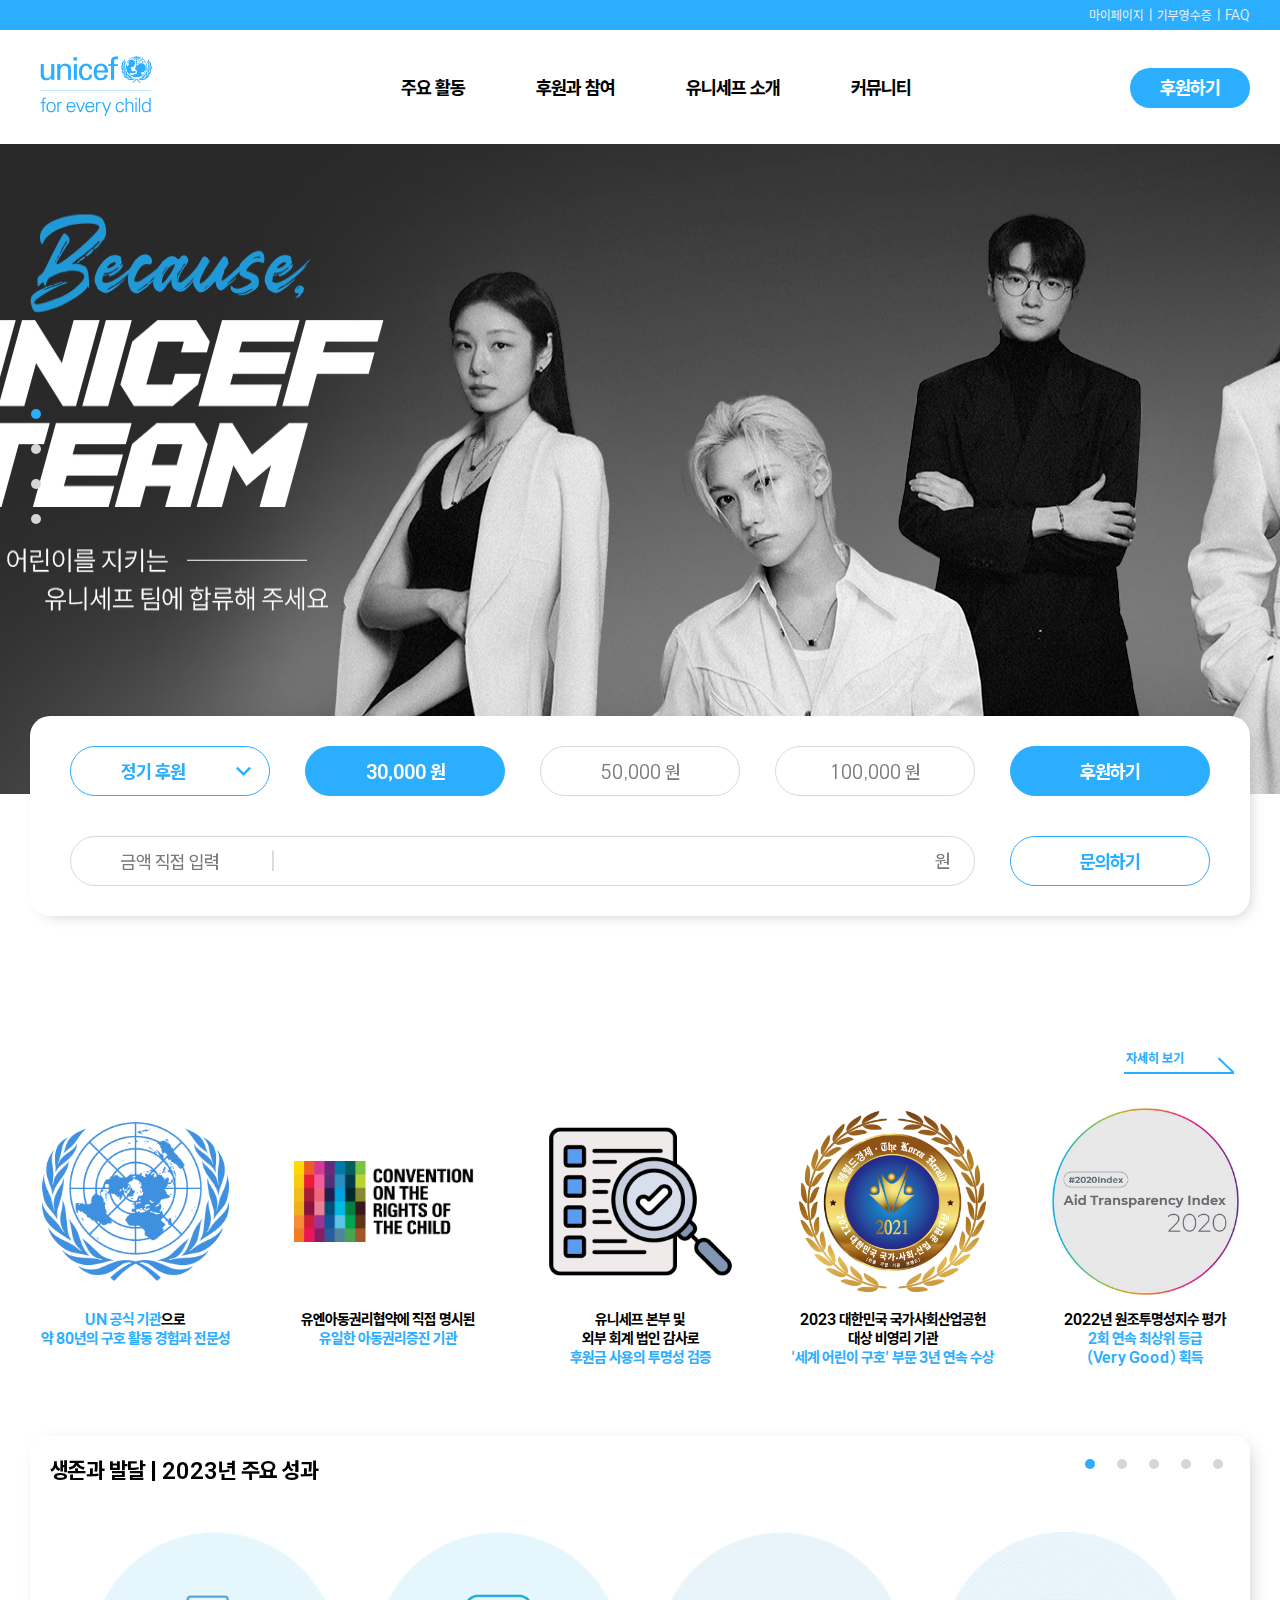
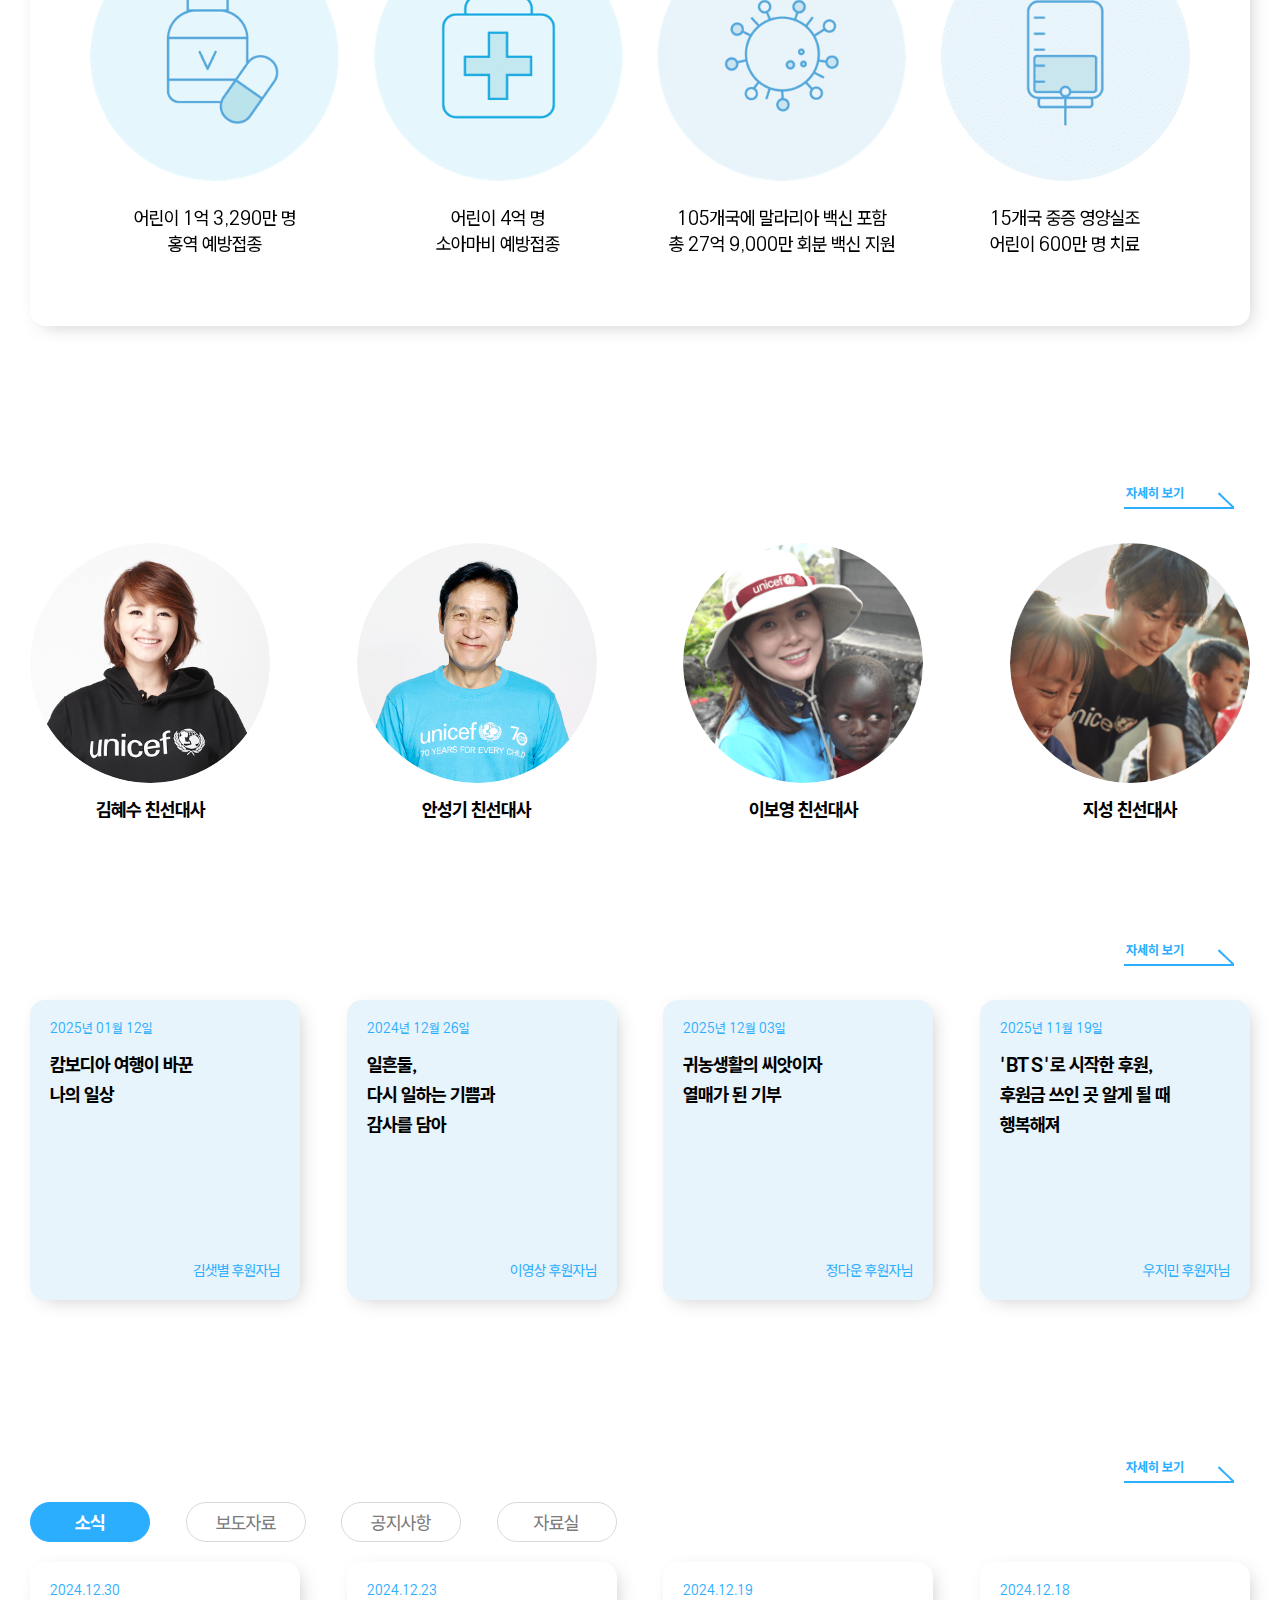
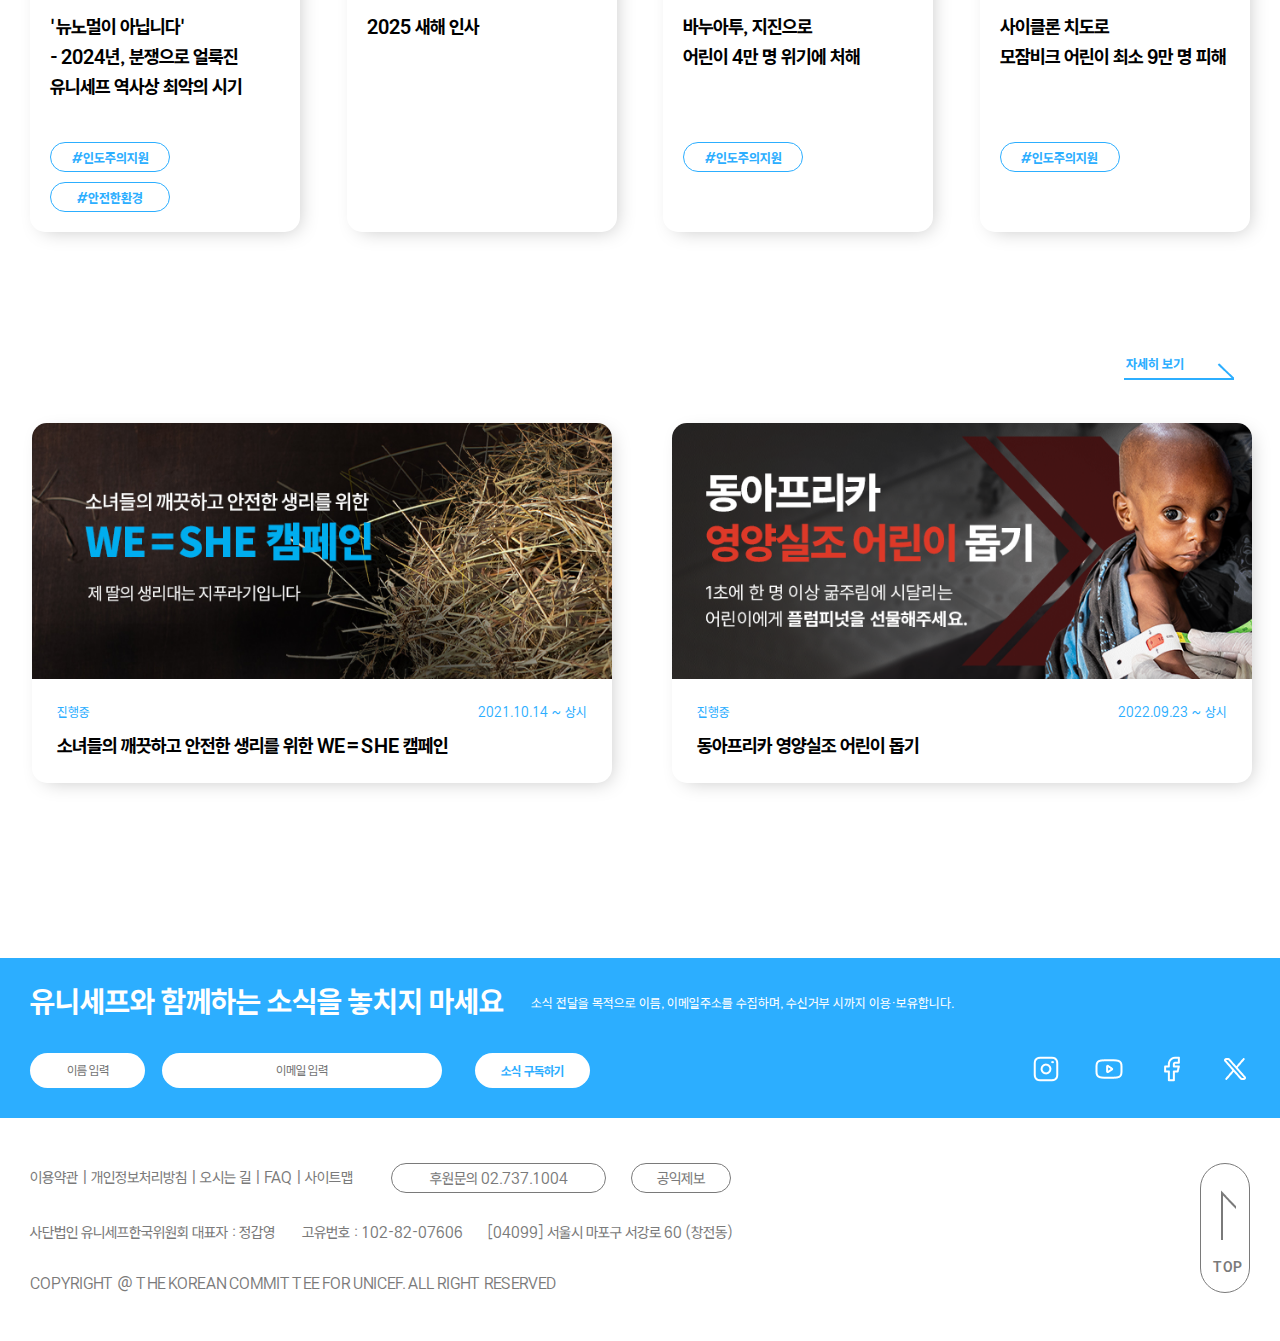
<file: index.html>
<!DOCTYPE html>
<html lang="ko">
  <head>
    <meta charset="UTF-8" />
    <meta name="viewport" content="width=device-width, initial-scale=1.0" />
    <title>Project 유니세프</title>
    <!-- stylesheets -->
    <link rel="stylesheet" href="css/common.css" />
    <link rel="stylesheet" href="css/main.css" />
    <!-- Owl Carousel을 위한 CSS CDN -->
    <link
      rel="stylesheet"
      href="https://cdnjs.cloudflare.com/ajax/libs/OwlCarousel2/2.3.4/assets/owl.carousel.min.css"
    />
    <link
      rel="stylesheet"
      href="https://cdnjs.cloudflare.com/ajax/libs/OwlCarousel2/2.3.4/assets/owl.theme.default.min.css"
    />
    <!-- jquery CDN -->
    <script src="https://ajax.googleapis.com/ajax/libs/jquery/3.5.1/jquery.min.js"></script>
    <!-- Owl Carousel의 javascript CDN -->
    <script src="https://cdnjs.cloudflare.com/ajax/libs/OwlCarousel2/2.3.4/owl.carousel.min.js"></script>
    <!-- Owl Carousel script -->
    <script src="js/owl.js"></script>
  </head>
  <body>
    <header>
      <!-- 마이페이지 etc. -->
      <div id="upperHeader">
        <div class="wrap">
          <ul class="upMenu">
            <li><a href="login.html">마이페이지</a></li>
            <li><a href="javascript:void(0)">기부영수증</a></li>
            <li><a href="javascript:void(0)">FAQ</a></li>
          </ul>
        </div>
      </div>
      <div id="mainHeader">
        <div class="headerWrap wrap">
          <!-- 로고 -->
          <h1 class="logo">
            <a href="index.html"><img src="img/logo.png" alt="logo" /></a>
          </h1>
          <!-- 메인 메뉴 -->
          <nav class="menu">
            <ul class="navi">
              <li>
                <a class="mainMenu" href="javascript:void(0)">주요 활동</a>
                <ul class="subMenu">
                  <li><a href="javascript:void(0)">활동 지역</a></li>
                  <li><a href="javascript:void(0)">차별 없는 구호</a></li>
                  <li><a href="javascript:void(0)">어린이 삶 개선</a></li>
                  <li><a href="javascript:void(0)">긴급구호</a></li>
                  <li><a href="javascript:void(0)">한국 아동권리 증진</a></li>
                  <li><a href="javascript:void(0)">한국 정부 협력</a></li>
                </ul>
              </li>
              <li>
                <a class="mainMenu" href="javascript:void(0)">후원과 참여</a>
                <ul class="subMenu">
                  <li><a href="javascript:void(0)">개인이 후원</a></li>
                  <li><a href="javascript:void(0)">단체가 후원</a></li>
                  <li><a href="javascript:void(0)">후원자 참여</a></li>
                  <li><a href="javascript:void(0)">어린이 참여</a></li>
                </ul>
              </li>
              <li>
                <a class="mainMenu" href="aboutunicef.html">유니세프 소개</a>
                <ul class="subMenu">
                  <li><a href="aboutunicef.html">유니세프</a></li>
                  <li><a href="javascript:void(0)">투명한 유니세프</a></li>
                  <li><a href="people.html">유니세프와 사람들</a></li>
                </ul>
              </li>
              <li>
                <a class="mainMenu" href="news.html">커뮤니티</a>
                <ul class="subMenu">
                  <li><a href="javascript:void(0)">캠페인</a></li>
                  <li><a href="news.html">소식</a></li>
                  <li><a href="javascript:void(0)">보도자료</a></li>
                  <li><a href="javascript:void(0)">공지사항</a></li>
                  <li><a href="javascript:void(0)">자료실</a></li>
                  <li><a href="javascript:void(0)">채용</a></li>
                </ul>
              </li>
            </ul>
          </nav>
          <!-- 후원하기 CTA button -->
          <a class="supportHeader" href="donate.html">후원하기</a>
        </div>
        <!-- 태블릿과 모바일의 햄버거 -->
        <div class="burger"><img src="img/burger.png" alt="tastyBurger" /></div>
        <!-- 태블릿/모바일 서브 메뉴 (메뉴 외 영역 눌러도 닫히게 할 것) -->
        <div class="blackbg"></div>
        <div id="menu-tb-m">
          <div class="upperHeader-tb-m">
            <div class="closeMenu">닫기</div>
            <div class="utils">
              <!-- before로 아이콘 넣어줄 것 -->
              <a href="login.html" class="myPage tbmUpper">마이페이지</a>
              <a href="javascript:void(0)" class="receipt tbmUpper"
                >기부영수증</a
              >
              <a href="javascript:void(0)" class="faq tbmUpper">FAQ</a>
            </div>
          </div>
          <div class="mainMenu-tb-m">
            <ul>
              <li>
                <a href="javascript:void(0)">주요 활동</a>
                <ul class="subMenu-tb-m">
                  <li><a href="javascript:void(0)">활동 지역</a></li>
                  <li><a href="javascript:void(0)">차별 없는 구호</a></li>
                  <li><a href="javascript:void(0)">어린이 삶 개선</a></li>
                  <li><a href="javascript:void(0)">긴급구호</a></li>
                  <li><a href="javascript:void(0)">한국 아동권리 증진</a></li>
                  <li><a href="javascript:void(0)">한국 정부 협력</a></li>
                </ul>
              </li>
              <li>
                <a href="javascript:void(0)">후원과 참여</a>
                <ul class="subMenu-tb-m">
                  <li><a href="javascript:void(0)">개인이 후원</a></li>
                  <li><a href="javascript:void(0)">단체가 후원</a></li>
                  <li><a href="javascript:void(0)">후원자 참여</a></li>
                  <li><a href="javascript:void(0)">어린이 참여</a></li>
                </ul>
              </li>
              <li>
                <a href="aboutunicef.html">유니세프 소개</a>
                <ul class="subMenu-tb-m">
                  <li><a href="aboutunicef.html">유니세프</a></li>
                  <li><a href="javascript:void(0)">투명한 유니세프</a></li>
                  <li><a href="people.html">유니세프와 사람들</a></li>
                </ul>
              </li>
              <li>
                <a href="news.html">커뮤니티</a>
                <ul class="subMenu-tb-m">
                  <li><a href="javascript:void(0)">캠페인</a></li>
                  <li><a href="news.html">소식</a></li>
                  <li><a href="javascript:void(0)">보도자료</a></li>
                  <li><a href="javascript:void(0)">공지사항</a></li>
                  <li><a href="javascript:void(0)">자료실</a></li>
                  <li><a href="javascript:void(0)">채용</a></li>
                </ul>
              </li>
            </ul>
          </div>
        </div>
      </div>
    </header>
    <!-- 이미지 캐러셀 PC -->
    <div id="owl-one" class="owl-carousel owl-theme">
      <div class="item">
        <a href="javascript:void(0)"
          ><img src="img/slide_1.jpg" alt="slide1"
        /></a>
      </div>
      <div class="item">
        <a href="javascript:void(0)"
          ><img src="img/slide_2.png" alt="slide2"
        /></a>
      </div>
      <div class="item">
        <a href="javascript:void(0)"
          ><img src="img/slide_3.jpg" alt="slide3"
        /></a>
      </div>
      <div class="item">
        <a href="javascript:void(0)"
          ><img src="img/slide_4.png" alt="slide4"
        /></a>
      </div>
    </div>
    <!-- 이미지 캐러셀 Tablet -->
    <div id="owl-one-tb" class="owl-carousel owl-theme">
      <div class="item">
        <a href="javascript:void(0)"
          ><img src="img/slide_1_t.jpg" alt="slide1"
        /></a>
      </div>
      <div class="item">
        <a href="javascript:void(0)"
          ><img src="img/slide_2_t.jpg" alt="slide2"
        /></a>
      </div>
      <div class="item">
        <a href="javascript:void(0)"
          ><img src="img/slide_3_t.jpg" alt="slide3"
        /></a>
      </div>
      <div class="item">
        <a href="javascript:void(0)"
          ><img src="img/slide_4_t.jpg" alt="slide4"
        /></a>
      </div>
    </div>
    <!-- 이미지 캐러셀 Mobile -->
    <div id="owl-one-m" class="owl-carousel owl-theme">
      <div class="item">
        <a href="javascript:void(0)"
          ><img src="img/slide_1_m.jpg" alt="slide1"
        /></a>
      </div>
      <div class="item">
        <a href="javascript:void(0)"
          ><img src="img/slide_2_m.jpg" alt="slide2"
        /></a>
      </div>
      <div class="item">
        <a href="javascript:void(0)"
          ><img src="img/slide_3_m.jpg" alt="slide3"
        /></a>
      </div>
      <div class="item">
        <a href="javascript:void(0)"
          ><img src="img/slide_4_m.jpg" alt="slide4"
        /></a>
      </div>
    </div>
    <!-- 후원 영역 -->
    <div class="donation-form">
      <div class="donation-amount">
        <div class="dtMbWrap">
          <select name="donation-type" id="donation-type">
            <option value="regular">정기 후원</option>
            <option value="one-time">일시 후원</option>
          </select>
        </div>

        <button type="button" class="amount-btn ab1 active" data-value="30000">
          30,000 원
        </button>
        <button type="button" class="amount-btn ab2" data-value="50000">
          50,000 원
        </button>
        <button type="button" class="amount-btn ab3" data-value="100000">
          100,000 원
        </button>
      </div>

      <div class="custom-amount">
        <div class="amount-title">금액 직접 입력</div>
        <input
          type="number"
          id="custom-amount"
          name="custom-amount"
          placeholder="금액 직접 입력"
        />
        <span>원</span>
      </div>

      <div class="actions">
        <button type="submit" class="donate-btn">후원하기</button>
        <button type="button" class="inquiry-btn">문의하기</button>
      </div>
    </div>
    <!-- 섹션 1: 유니세프 소개 섹션 -->
    <section id="aboutUnicef" class="wrap wrap-tb">
      <!-- 이미지 소개 -->
      <div class="aboutByImg">
        <h2 class="articleTitle fade-in">UN공식기관 유니세프</h2>
        <a class="viewMore aboutMore" href="aboutunicef.html"
          ><div class="more">자세히 보기</div>
          <div class="rarrow">rarrow</div></a
        >
        <div class="aboutImgs">
          <div class="imgCard">
            <div class="cardImg">
              <img src="img/un_5.png" alt="un1" />
            </div>
            <p class="cardText">
              <span>UN 공식 기관</span>으로<br />
              <span>약 80년의 구호 활동 경험과 전문성</span>
            </p>
          </div>

          <div class="imgCard">
            <div class="cardImg">
              <img src="img/un_2.png" alt="un2" />
            </div>
            <p class="cardText">
              유엔아동권리협약에 직접 명시된<br />
              <span>유일한 아동권리증진 기관</span>
            </p>
          </div>

          <div class="imgCard">
            <div class="cardImg">
              <img src="img/un_4.png" alt="un3" />
            </div>
            <p class="cardText">
              유니세프 본부 및<br />외부 회계 법인 감사로<br />
              <span>후원금 사용의 투명성 검증</span>
            </p>
          </div>

          <div class="imgCard">
            <div class="cardImg">
              <img src="img/un_1.jpg" alt="un4" />
            </div>
            <p class="cardText">
              2023 대한민국 국가사회산업공헌<br />대상 비영리 기관<br />
              <span>'세계 어린이 구호' 부문 3년 연속 수상</span>
            </p>
          </div>

          <div class="imgCard">
            <div class="cardImg">
              <img src="img/un_3.png" alt="un5" />
            </div>
            <p class="cardText">
              2022년 원조투명성지수 평가<br />
              <span>2회 연속 최상위 등급</span><br />
              <span>(Very Good) 획득</span>
            </p>
          </div>
        </div>
      </div>

      <!-- 성과 소개 -->
      <div class="aboutByAchive">
        <div id="owl-two" class="owl-carousel owl-theme">
          <div class="item">
            <h4>생존과 발달 | 2023년 주요 성과</h4>
            <div class="flexItems">
              <div class="itemsCard">
                <img src="img/live_1.png" alt="live1" />
                <p>어린이 1억 3,290만 명<br />홍역 예방접종</p>
              </div>
              <div class="itemsCard">
                <img src="img/live_2.png" alt="live2" />
                <p>어린이 4억 명<br />소아마비 예방접종</p>
              </div>
              <div class="itemsCard">
                <img src="img/live_3.png" alt="live3" />
                <p>
                  105개국에 말라리아 백신 포함<br />총 27억 9,000만 회분 백신
                  지원
                </p>
              </div>
              <div class="itemsCard">
                <img src="img/live_4.png" alt="live4" />
                <p>15개국 중증 영양실조<br />어린이 600만 명 치료</p>
              </div>
            </div>
          </div>
          <div class="item">
            <h4>교육 | 2023년 주요 성과</h4>
            <div class="flexItems">
              <div class="itemsCard">
                <img src="img/edu_1.png" alt="edu1" />
                <p>
                  난민 어린이 등 위기에 처한<br />어린이 3,770만 명에게<br />교육기회
                  제공
                </p>
              </div>
              <div class="itemsCard">
                <img src="img/edu_2.png" alt="edu2" />
                <p>
                  긴급상황 등 취약 지역<br />어린이 3,120만 명에게<br />학습자료
                  지원
                </p>
              </div>
              <div class="itemsCard">
                <img src="img/edu_3.png" alt="edu3" />
                <p>
                  92개국 어린이 2,190만 명이<br />시민사회활동 참여<br />(2022년
                  대비 580만 명 증가)
                </p>
              </div>
              <div class="itemsCard">
                <img src="img/edu_4.png" alt="edu4" />
                <p>
                  원격 학습 플랫폼<br />7개국 출시(누적 38개국),<br />600만 명
                  등록
                </p>
              </div>
            </div>
          </div>
          <div class="item">
            <h4>보호 | 2023년 주요 성과</h4>
            <div class="flexItems">
              <div class="itemsCard">
                <img src="img/prot_2.png" alt="prot1" />
                <p>보호자 1,180만 명에게<br />양육 프로그램 제공</p>
              </div>
              <div class="itemsCard">
                <img src="img/prot_1.png" alt="prot2" />
                <p>
                  폭력 피해 어린이 450만 명에게<br />사회복지 및 사법 서비스
                  제공
                </p>
              </div>
              <div class="itemsCard">
                <img src="img/prot_3.png" alt="prot3" />
                <p>
                  어린이와 보호자<br />3,470만 명에게 정신 건강 및<br />심리·사회적
                  서비스 제공
                </p>
              </div>
            </div>
          </div>
          <div class="item">
            <h4>안전하고 지속 가능한 환경 | 2023년 주요 성과</h4>
            <div class="flexItems">
              <div class="itemsCard">
                <img src="img/save_1.png" alt="save1" />
                <p>
                  학교 7,500곳 이상과<br />의료시설 3,000곳에<br />식수와 위생
                  서비스 제공
                </p>
              </div>
              <div class="itemsCard">
                <img src="img/save_2.png" alt="save2" />
                <p>
                  85개국에 어린이 중심<br />재난 대비 제도를<br />갖추도록 지원
                </p>
              </div>
              <div class="itemsCard">
                <img src="img/save_3.png" alt="save3" />
                <p>8개국에서 세계 최초로<br />사이클론 보험 운영</p>
              </div>
            </div>
          </div>
          <div class="item">
            <h4>공평한 기회 | 2023년 주요 성과</h4>
            <div class="flexItems">
              <div class="itemsCard">
                <img src="img/cha_2.png" alt="cha1" />
                <p>
                  평균 이상의 사회보호제도를<br />갖춘 국가가 79개국으로 증가<br />(2021년
                  56개국)
                </p>
              </div>
              <div class="itemsCard">
                <img src="img/cha_1.png" alt="cha2" />
                <p>
                  인도적 위기 대응체계를<br />갖춘 국가가 22개국으로 증가<br />(2021년
                  17개국)
                </p>
              </div>
              <div class="itemsCard">
                <img src="img/cha_3.png" alt="cha3" />
                <p>1억 600만 가구 이상에게<br />유니세프 현금지원</p>
              </div>
            </div>
          </div>
        </div>
      </div>
    </section>
    <!-- 섹션 2: 유니세프와 사람들과 후원자 이야기 섹션 -->
    <section id="peopleStory" class="wrap">
      <!-- 유니세프와 사람들 -->
      <div class="andPeople">
        <div class="sectionTitleWrap">
          <h2 class="articleTitle fade-in">유니세프와 사람들</h2>
          <a class="viewMore peopleMore" href="people.html"
            ><div class="more">자세히 보기</div>
            <div class="rarrow">rarrow</div></a
          >
        </div>
        <div class="piContainer">
          <div class="peopleImgs">
            <a class="personImg" href="javascript:void(0)">
              <div class="circlePeople">
                <img src="img/TH_KHS.png" alt="KHS" />
              </div>
              <div class="personText">김혜수 친선대사</div>
            </a>
            <a class="personImg" href="javascript:void(0)">
              <div class="circlePeople">
                <img src="img/TH_ASK.png" alt="ASK" />
              </div>
              <div class="personText">안성기 친선대사</div>
            </a>
            <a class="personImg" href="javascript:void(0)">
              <div class="circlePeople">
                <img src="img/TH_LBY.png" alt="LBY" />
              </div>
              <div class="personText">이보영 친선대사</div>
            </a>
            <a class="personImg" href="javascript:void(0)">
              <div class="circlePeople">
                <img src="img/TH_JS.png" alt="JS" />
              </div>
              <div class="personText">지성 친선대사</div>
            </a>
          </div>
        </div>
      </div>
      <!-- 후원자 이야기 -->
      <div class="patronStory">
        <div class="sectionTitleWrap">
          <h2 class="articleTitle fade-in">후원자 이야기</h2>
          <a class="viewMore storyMore" href="javascript:void(0)"
            ><div class="more">자세히 보기</div>
            <div class="rarrow">rarrow</div></a
          >
        </div>
        <div class="sContainer">
          <div class="stories">
            <a class="storyCard" href="javascript:void(0)">
              <div class="cardDate">2025년 01월 12일</div>
              <div class="cardTitle">캄보디아 여행이 바꾼<br />나의 일상</div>
              <div class="cardWriter">김샛별 후원자님</div>
            </a>
            <a class="storyCard" href="javascript:void(0)">
              <div class="cardDate">2024년 12월 26일</div>
              <div class="cardTitle">
                일흔둘,<br />다시 일하는 기쁨과<br />감사를 담아
              </div>
              <div class="cardWriter">이영상 후원자님</div>
            </a>
            <a class="storyCard" href="javascript:void(0)">
              <div class="cardDate">2025년 12월 03일</div>
              <div class="cardTitle">
                귀농생활의 씨앗이자<br />열매가 된 기부
              </div>
              <div class="cardWriter">정다운 후원자님</div>
            </a>
            <a class="storyCard" href="javascript:void(0)">
              <div class="cardDate">2025년 11월 19일</div>
              <div class="cardTitle">
                'BTS'로 시작한 후원,<br />후원금 쓰인 곳 알게 될 때<br />행복해져
              </div>
              <div class="cardWriter">우지민 후원자님</div>
            </a>
          </div>
        </div>
      </div>
    </section>
    <!-- 섹션 3: 커뮤니티와 캠페인 섹션 (너비 건드리지 아니함) -->
    <section id="commuCamp">
      <!-- 커뮤니티 -->
      <div class="commu wrap">
        <div class="sectionTitleWrap">
          <h2 class="articleTitle fade-in">커뮤니티</h2>
          <a class="viewMore commuMore" href="news.html"
            ><div class="more">자세히 보기</div>
            <div class="rarrow">rarrow</div></a
          >
        </div>
        <ul class="commuTabs">
          <li class="active">
            <a href="javascript:void(0)">소식</a>
            <div class="commuContents">
              <ul>
                <li>
                  <a class="commuCard" href="javascript:void(0)">
                    <div class="commuDate">2024.12.30</div>
                    <div class="commuTitle">
                      '뉴노멀이 아닙니다'<br />- 2024년, 분쟁으로 얼룩진<br />유니세프
                      역사상 최악의 시기
                    </div>
                    <div class="tagSection">
                      <div class="commuTag">#인도주의지원</div>
                      <div class="commuTag">#안전한환경</div>
                    </div>
                  </a>
                </li>
                <li>
                  <a class="commuCard" href="javascript:void(0)">
                    <div class="commuDate">2024.12.23</div>
                    <div class="commuTitle">2025 새해 인사</div>
                  </a>
                </li>
                <li>
                  <a class="commuCard" href="javascript:void(0)">
                    <div class="commuDate">2024.12.19</div>
                    <div class="commuTitle">
                      바누아투, 지진으로<br />어린이 4만 명 위기에 처해
                    </div>
                    <div class="tagSection">
                      <div class="commuTag">#인도주의지원</div>
                    </div>
                  </a>
                </li>
                <li>
                  <a class="commuCard" href="javascript:void(0)">
                    <div class="commuDate">2024.12.18</div>
                    <div class="commuTitle">
                      사이클론 치도로<br />모잠비크 어린이 최소 9만 명 피해
                    </div>
                    <div class="tagSection">
                      <div class="commuTag">#인도주의지원</div>
                    </div>
                  </a>
                </li>
              </ul>
            </div>
          </li>
          <li>
            <a href="javascript:void(0)">보도자료</a>
            <div class="commuContents">
              <ul>
                <li><a class="commuCard" href="javascript:void(0)"></a></li>
                <li><a class="commuCard" href="javascript:void(0)"></a></li>
                <li><a class="commuCard" href="javascript:void(0)"></a></li>
                <li><a class="commuCard" href="javascript:void(0)"></a></li>
              </ul>
            </div>
          </li>
          <li>
            <a href="javascript:void(0)">공지사항</a>
            <div class="commuContents">
              <ul>
                <li><a class="commuCard" href="javascript:void(0)"></a></li>
                <li><a class="commuCard" href="javascript:void(0)"></a></li>
                <li><a class="commuCard" href="javascript:void(0)"></a></li>
                <li><a class="commuCard" href="javascript:void(0)"></a></li>
              </ul>
            </div>
          </li>
          <li>
            <a href="javascript:void(0)">자료실</a>
            <div class="commuContents">
              <ul>
                <li><a class="commuCard" href="javascript:void(0)"></a></li>
                <li><a class="commuCard" href="javascript:void(0)"></a></li>
                <li><a class="commuCard" href="javascript:void(0)"></a></li>
                <li><a class="commuCard" href="javascript:void(0)"></a></li>
              </ul>
            </div>
          </li>
        </ul>
      </div>
      <!-- 진행중인 캠페인 -->
      <div class="campaigns">
        <div class="campaignTitleWrap">
          <h2 class="articleTitle fade-in">진행중인 캠페인</h2>
          <a class="viewMore campaignMore" href="javascript:void(0)"
            ><div class="more">자세히 보기</div>
            <div class="rarrow">rarrow</div></a
          >
        </div>
      </div>
      <div class="campaignBoardContainer">
        <div class="campaignBoard">
          <a href="javascript:void(0)" class="campaignCard">
            <div class="campaignImg">
              <img src="img/bn_1.jpg" alt="cp1" />
            </div>
            <div class="campaignInfo">
              <div class="campaignStatus">
                진행중<span>2021.10.14 ~ 상시</span>
              </div>
              <div class="campaignTitle">
                소녀들의 깨끗하고 안전한 생리를 위한 WE=SHE 캠페인
              </div>
            </div>
          </a>
          <a href="javascript:void(0)" class="campaignCard">
            <div class="campaignImg">
              <img src="img/bn_2.png" alt="cp2" />
            </div>
            <div class="campaignInfo">
              <div class="campaignStatus">
                진행중<span>2022.09.23 ~ 상시</span>
              </div>
              <div class="campaignTitle">동아프리카 영양실조 어린이 돕기</div>
            </div>
          </a>
          <a href="javascript:void(0)" class="campaignCard">
            <div class="campaignImg">
              <img src="img/bn_3.png" alt="cp3" />
            </div>
            <div class="campaignInfo">
              <div class="campaignStatus">
                진행중<span>2022.12.02 ~ 상시</span>
              </div>
              <div class="campaignTitle">
                [가자 지구 긴급구호] 참혹한 분쟁 속 무구한 어린이를 도와주세요
              </div>
            </div>
          </a>
          <a href="javascript:void(0)" class="campaignCard">
            <div class="campaignImg">
              <img src="img/bn_4.jpg" alt="cp4" />
            </div>
            <div class="campaignInfo">
              <div class="campaignStatus">
                진행중<span>2024.08.13 ~ 상시</span>
              </div>
              <div class="campaignTitle">
                [수단 긴급구호] 최악의 식량난 '기근' 선포, 어린이를 구해주세요
              </div>
            </div>
          </a>
          <a href="javascript:void(0)" class="campaignCard">
            <div class="campaignImg">
              <img src="img/bn_5.jpg" alt="cp5" />
            </div>
            <div class="campaignInfo">
              <div class="campaignStatus">
                진행중<span>2024.12.23 ~ 상시</span>
              </div>
              <div class="campaignTitle">유니세프 팀이니까 가능한 일</div>
            </div>
          </a>
          <a href="javascript:void(0)" class="campaignCard">
            <div class="campaignImg">
              <img src="img/bn_6.png" alt="cp6" />
            </div>
            <div class="campaignInfo">
              <div class="campaignStatus">
                진행중<span>2025.01.10 ~ 상시</span>
              </div>
              <div class="campaignTitle">
                기부 반지로 유니세프 팀 코리아, 하나가 되다
              </div>
            </div>
          </a>
        </div>
      </div>
    </section>
    <!-- 뉴스레터 구독 -->
    <div id="newsletter">
      <div class="newsletterContents wrap">
        <h3>유니세프와 함께하는 소식을 놓치지 마세요</h3>
        <p>
          소식 전달을 목적으로 이름, 이메일주소를 수집하며, 수신거부 시까지
          이용·보유합니다.
        </p>
        <form method="post">
          <input
            name="readerName"
            id="readerName"
            type="text"
            placeholder="이름 입력"
          />
          <input
            name="readerEMail"
            id="readerEMail"
            type="text"
            placeholder="이메일 입력"
          />
          <button class="subscribe">소식 구독하기</button>
        </form>
        <ul class="sns">
          <li>
            <a href="javascript:void(0)"
              ><img src="img/instagram.png" alt="ig"
            /></a>
          </li>
          <li>
            <a href="javascript:void(0)"
              ><img src="img/youtube.png" alt="yt"
            /></a>
          </li>
          <li>
            <a href="javascript:void(0)"
              ><img src="img/facebook.png" alt="fb"
            /></a>
          </li>
          <li>
            <a href="javascript:void(0)"><img src="img/x.png" alt="x" /></a>
          </li>
        </ul>
      </div>
    </div>
    <!-- 푸터 -->
    <footer>
      <div class="footerContents wrap">
        <ul class="sns_m">
          <li>
            <a href="javascript:void(0)"
              ><img src="img/instagram_m.png" alt="ig"
            /></a>
          </li>
          <li>
            <a href="javascript:void(0)"
              ><img src="img/youtube_m.png" alt="yt"
            /></a>
          </li>
          <li>
            <a href="javascript:void(0)"
              ><img src="img/facebook_m.png" alt="fb"
            /></a>
          </li>
          <li>
            <a href="javascript:void(0)"><img src="img/x_m.png" alt="x" /></a>
          </li>
        </ul>
        <ul class="siteMenu">
          <li><a href="javascript:void(0)">이용약관</a></li>
          <li><a href="javascript:void(0)">개인정보처리방침</a></li>
          <li><a href="javascript:void(0)">오시는 길</a></li>
          <li><a href="javascript:void(0)">FAQ</a></li>
          <li><a href="javascript:void(0)">사이트맵</a></li>
        </ul>
        <div class="call1">후원문의 02.737.1004</div>
        <div class="call2">공익제보</div>
        <div class="info1">사단법인 유니세프한국위원회 대표자 : 정갑영</div>
        <div class="info2">고유번호 : 102-82-07606</div>
        <div class="info3">[04099] 서울시 마포구 서강로 60 (창전동)</div>
        <div class="copy">
          COPYRIGHT @ THE KOREAN COMMITTEE FOR UNICEF. ALL RIGHT RESERVED
        </div>
        <a class="goTop" href="javascript:void(0)">
          <div class="tarrow">tarrow</div>
          <div class="top">TOP</div>
        </a>
      </div>
    </footer>

    <!-- JS -->
    <script src="js/common.js"></script>
    <script src="js/main.js"></script>
  </body>
</html>
</file>
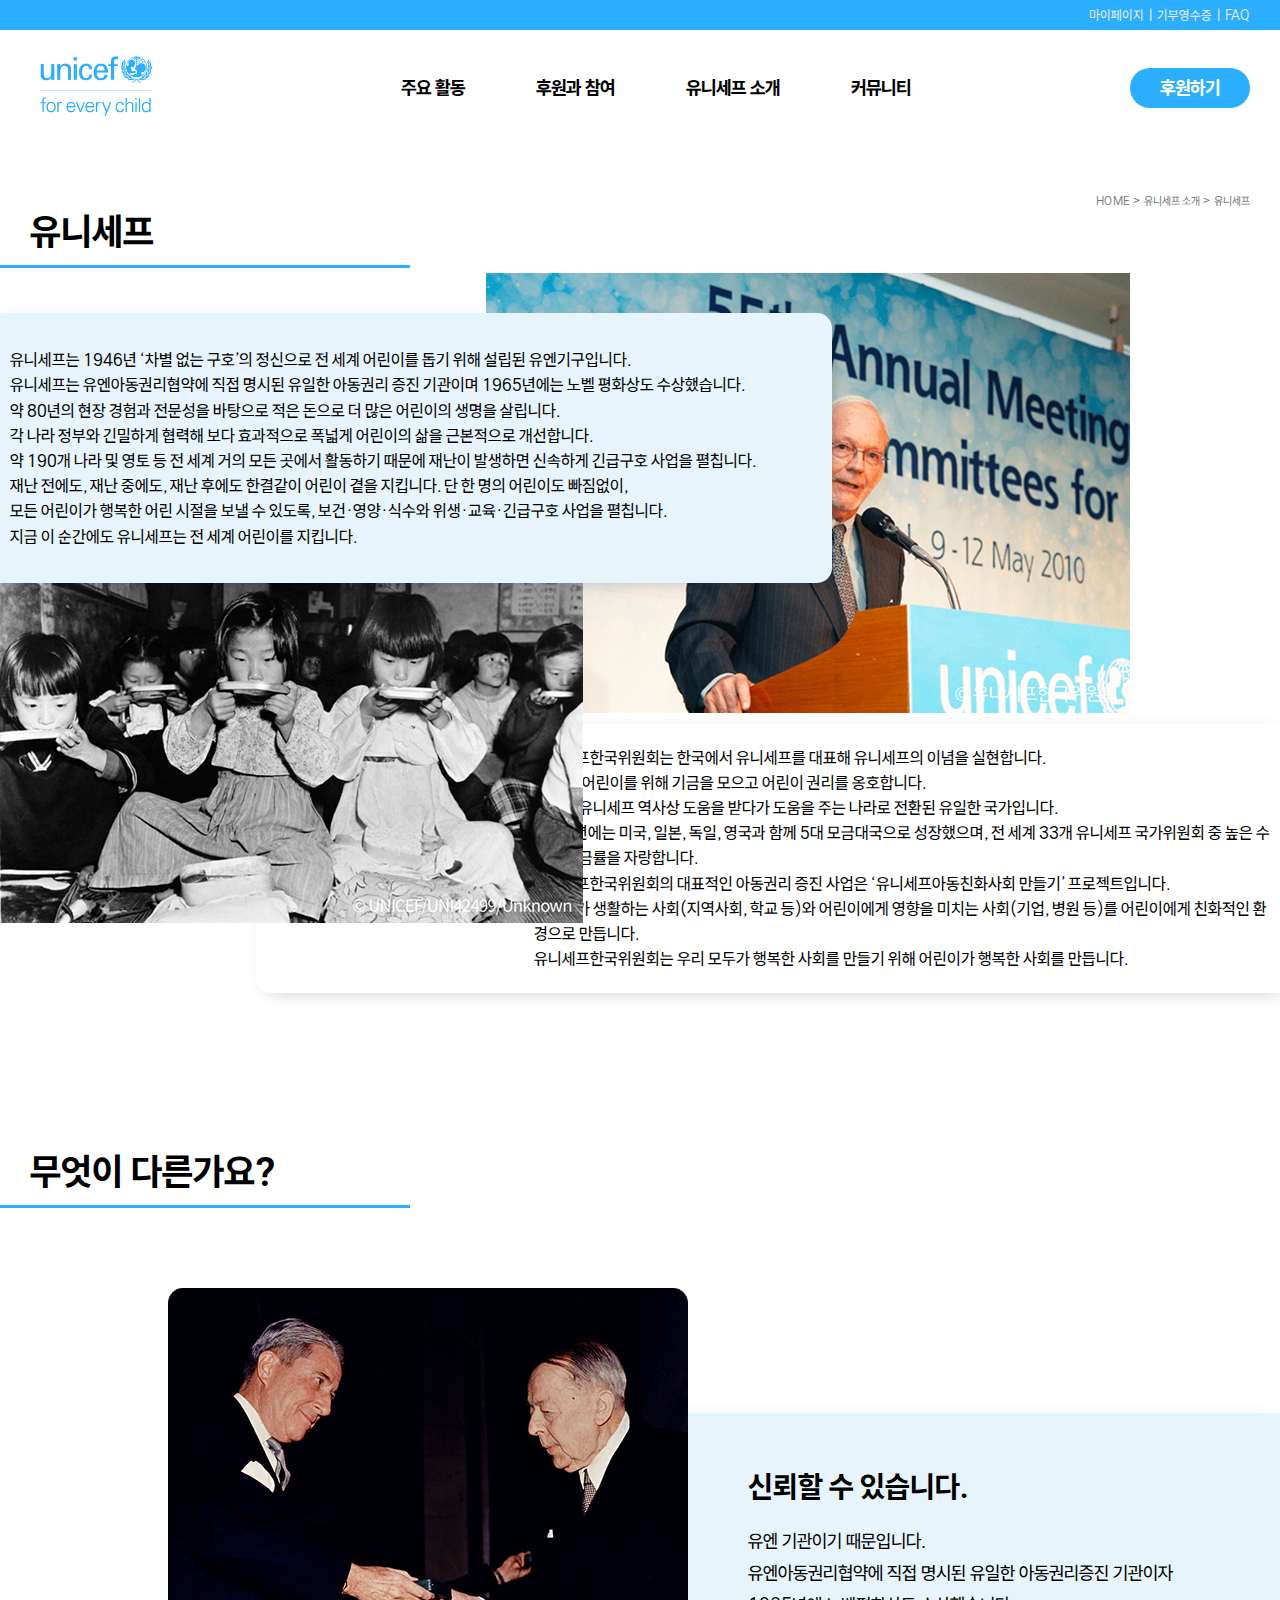
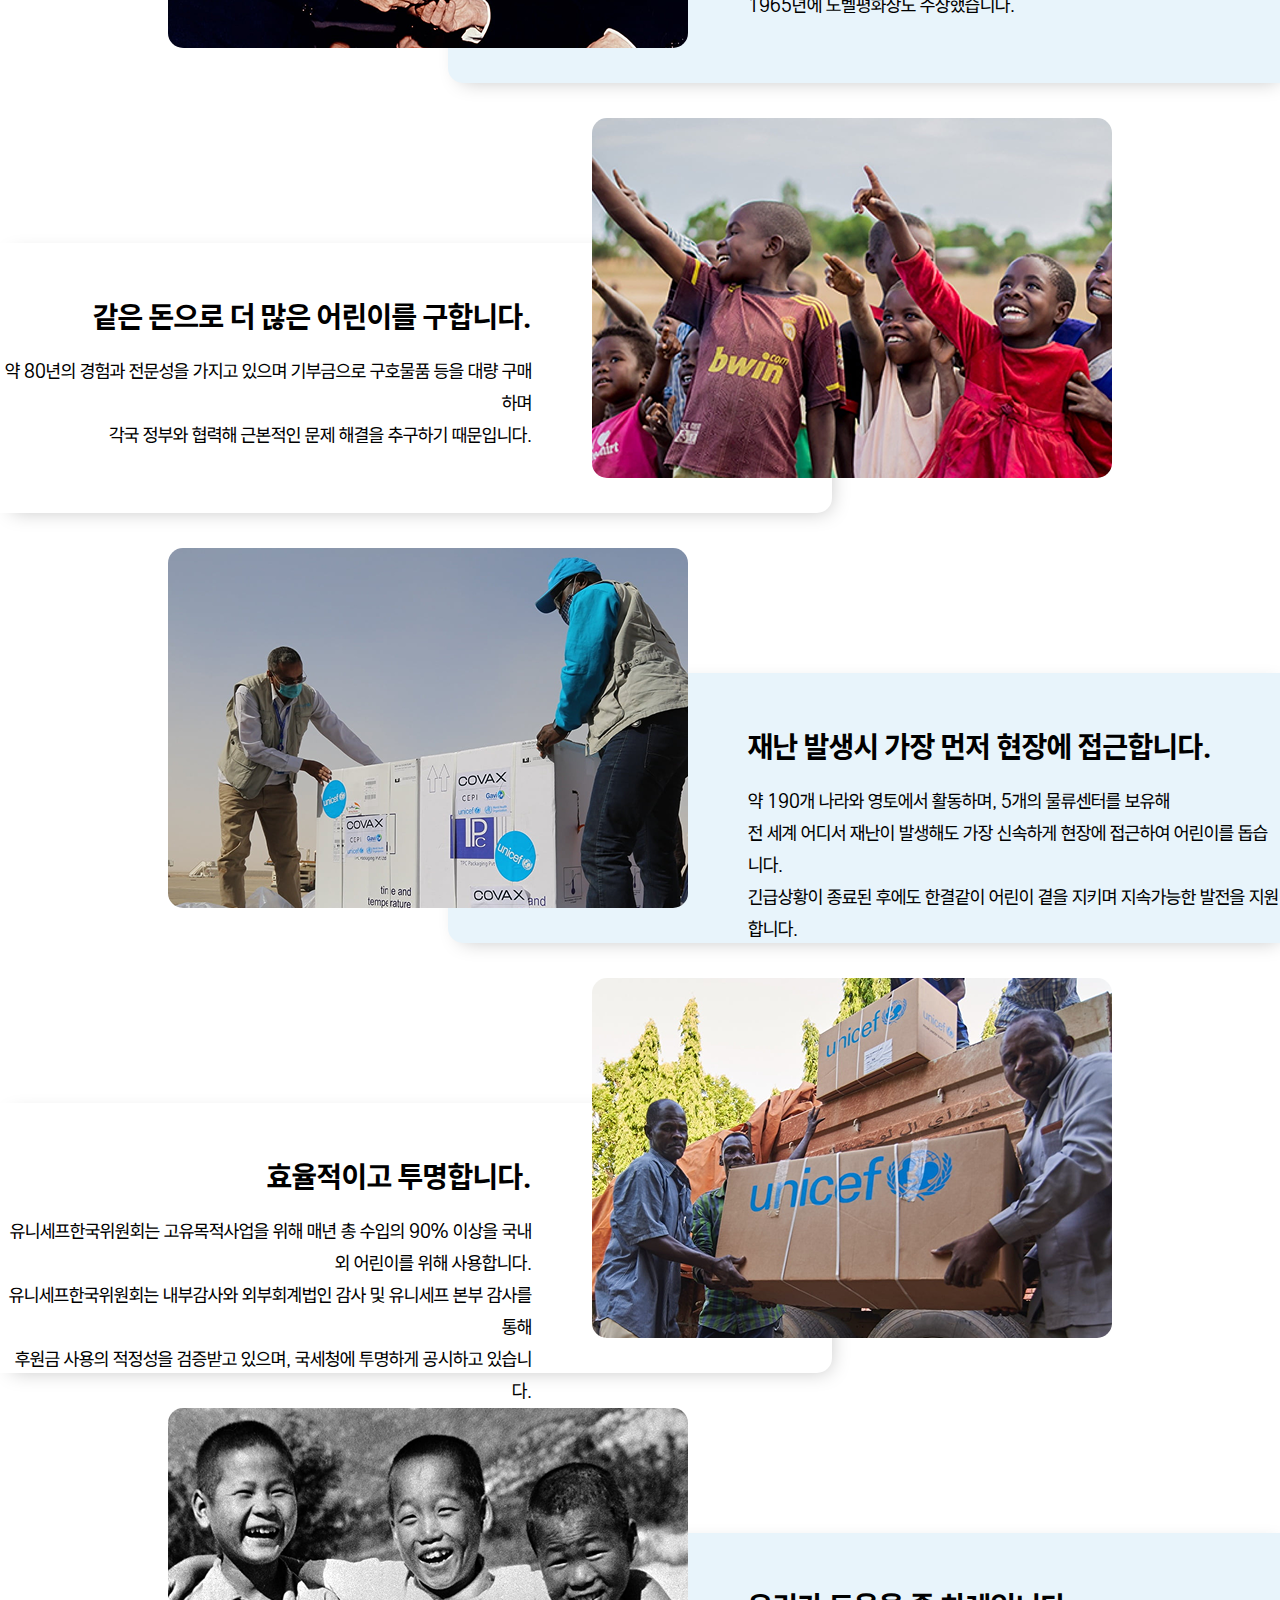
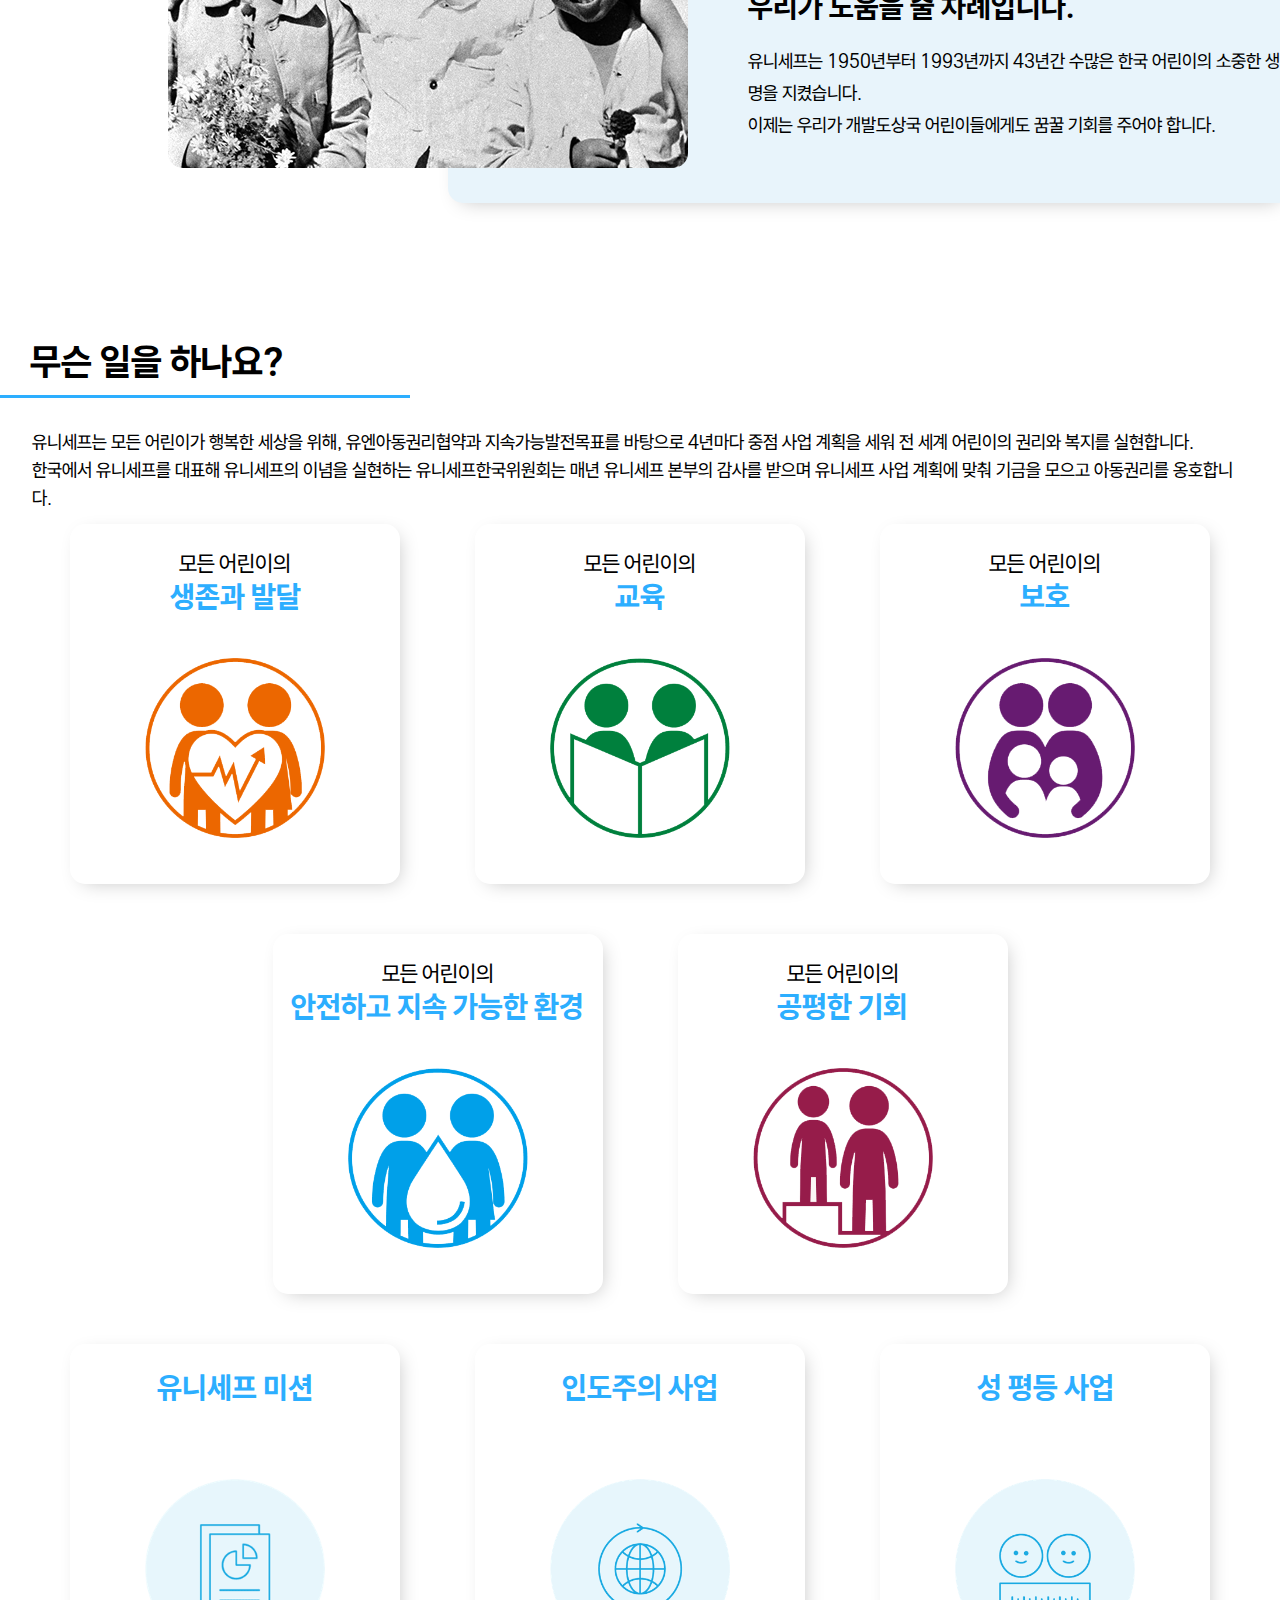
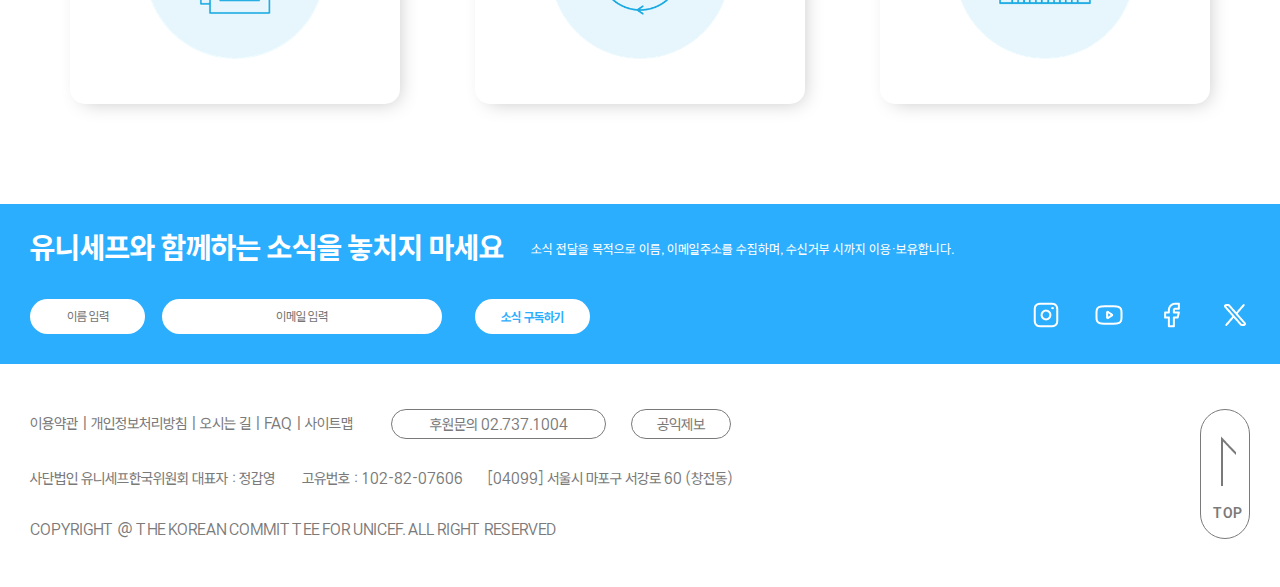
<file: aboutunicef.html>
<!DOCTYPE html>
<html lang="en">
  <head>
    <meta charset="UTF-8" />
    <meta name="viewport" content="width=device-width, initial-scale=1.0" />
    <title>Project 유니세프</title>
    <!-- stylesheets -->
    <link rel="stylesheet" href="css/common.css" />
    <link rel="stylesheet" href="css/sub_common.css" />
    <link rel="stylesheet" href="css/aboutUnicef.css" />
    <!-- jquery CDN -->
    <script src="https://ajax.googleapis.com/ajax/libs/jquery/3.5.1/jquery.min.js"></script>
  </head>
  <body>
    <!-- 공통 영역 -->
    <!-- 헤더 -->
    <header>
      <!-- 마이페이지 etc. -->
      <div id="upperHeader">
        <div class="wrap">
          <ul class="upMenu">
            <li><a href="login.html">마이페이지</a></li>
            <li><a href="javascript:void(0)">기부영수증</a></li>
            <li><a href="javascript:void(0)">FAQ</a></li>
          </ul>
        </div>
      </div>
      <div id="mainHeader">
        <div class="headerWrap wrap">
          <!-- 로고 -->
          <h1 class="logo">
            <a href="index.html"><img src="img/logo.png" alt="logo" /></a>
          </h1>
          <!-- 메인 메뉴 -->
          <nav class="menu">
            <ul class="navi">
              <li>
                <a class="mainMenu" href="javascript:void(0)">주요 활동</a>
                <ul class="subMenu">
                  <li><a href="javascript:void(0)">활동 지역</a></li>
                  <li><a href="javascript:void(0)">차별 없는 구호</a></li>
                  <li><a href="javascript:void(0)">어린이 삶 개선</a></li>
                  <li><a href="javascript:void(0)">긴급구호</a></li>
                  <li><a href="javascript:void(0)">한국 아동권리 증진</a></li>
                  <li><a href="javascript:void(0)">한국 정부 협력</a></li>
                </ul>
              </li>
              <li>
                <a class="mainMenu" href="javascript:void(0)">후원과 참여</a>
                <ul class="subMenu">
                  <li><a href="javascript:void(0)">개인이 후원</a></li>
                  <li><a href="javascript:void(0)">단체가 후원</a></li>
                  <li><a href="javascript:void(0)">후원자 참여</a></li>
                  <li><a href="javascript:void(0)">어린이 참여</a></li>
                </ul>
              </li>
              <li>
                <a class="mainMenu" href="aboutunicef.html">유니세프 소개</a>
                <ul class="subMenu">
                  <li><a href="aboutunicef.html">유니세프</a></li>
                  <li><a href="javascript:void(0)">투명한 유니세프</a></li>
                  <li><a href="people.html">유니세프와 사람들</a></li>
                </ul>
              </li>
              <li>
                <a class="mainMenu" href="news.html">커뮤니티</a>
                <ul class="subMenu">
                  <li><a href="javascript:void(0)">캠페인</a></li>
                  <li><a href="news.html">소식</a></li>
                  <li><a href="javascript:void(0)">보도자료</a></li>
                  <li><a href="javascript:void(0)">공지사항</a></li>
                  <li><a href="javascript:void(0)">자료실</a></li>
                  <li><a href="javascript:void(0)">채용</a></li>
                </ul>
              </li>
            </ul>
          </nav>
          <!-- 후원하기 CTA button -->
          <a class="supportHeader" href="donate.html">후원하기</a>
        </div>
        <!-- 태블릿과 모바일의 햄버거 -->
        <div class="burger"><img src="img/burger.png" alt="tastyBurger" /></div>
        <!-- 태블릿/모바일 서브 메뉴 (메뉴 외 영역 눌러도 닫히게 할 것) -->
        <div class="blackbg"></div>
        <div id="menu-tb-m">
          <div class="upperHeader-tb-m">
            <div class="closeMenu">닫기</div>
            <div class="utils">
              <!-- before로 아이콘 넣어줄 것 -->
              <a href="login.html" class="myPage tbmUpper">마이페이지</a>
              <a href="javascript:void(0)" class="receipt tbmUpper"
                >기부영수증</a
              >
              <a href="javascript:void(0)" class="faq tbmUpper">FAQ</a>
            </div>
          </div>
          <div class="mainMenu-tb-m">
            <ul>
              <li>
                <a href="javascript:void(0)">주요 활동</a>
                <ul class="subMenu-tb-m">
                  <li><a href="javascript:void(0)">활동 지역</a></li>
                  <li><a href="javascript:void(0)">차별 없는 구호</a></li>
                  <li><a href="javascript:void(0)">어린이 삶 개선</a></li>
                  <li><a href="javascript:void(0)">긴급구호</a></li>
                  <li><a href="javascript:void(0)">한국 아동권리 증진</a></li>
                  <li><a href="javascript:void(0)">한국 정부 협력</a></li>
                </ul>
              </li>
              <li>
                <a href="javascript:void(0)">후원과 참여</a>
                <ul class="subMenu-tb-m">
                  <li><a href="javascript:void(0)">개인이 후원</a></li>
                  <li><a href="javascript:void(0)">단체가 후원</a></li>
                  <li><a href="javascript:void(0)">후원자 참여</a></li>
                  <li><a href="javascript:void(0)">어린이 참여</a></li>
                </ul>
              </li>
              <li>
                <a href="aboutunicef.html">유니세프 소개</a>
                <ul class="subMenu-tb-m">
                  <li><a href="aboutunicef.html">유니세프</a></li>
                  <li><a href="javascript:void(0)">투명한 유니세프</a></li>
                  <li><a href="people.html">유니세프와 사람들</a></li>
                </ul>
              </li>
              <li>
                <a href="news.html">커뮤니티</a>
                <ul class="subMenu-tb-m">
                  <li><a href="javascript:void(0)">캠페인</a></li>
                  <li><a href="news.html">소식</a></li>
                  <li><a href="javascript:void(0)">보도자료</a></li>
                  <li><a href="javascript:void(0)">공지사항</a></li>
                  <li><a href="javascript:void(0)">자료실</a></li>
                  <li><a href="javascript:void(0)">채용</a></li>
                </ul>
              </li>
            </ul>
          </div>
        </div>
      </div>
    </header>
    <!-- 사이트맵 -->
    <ul class="siteMap wrap">
      <li><a href="index.html">HOME</a></li>
      <li><a href="aboutunicef.html">유니세프 소개</a></li>
      <li><a href="aboutunicef.html">유니세프</a></li>
    </ul>
    <!-- 유니세프 -->
    <div class="subSectionTitle">
      <h2 class="articleTitle wrap">유니세프</h2>
      <div class="sectionBar"></div>
    </div>
    <section id="unicef">
      <div class="detailBarLeft blueBar upperBar">
        <p>
          유니세프는 1946년 ‘차별 없는 구호’의 정신으로 전 세계 어린이를 돕기
          위해 설립된 유엔기구입니다.<br />
          유니세프는 유엔아동권리협약에 직접 명시된 유일한 아동권리 증진
          기관이며 1965년에는 노벨 평화상도 수상했습니다.<br />
          약 80년의 현장 경험과 전문성을 바탕으로 적은 돈으로 더 많은 어린이의
          생명을 살립니다.<br />
          각 나라 정부와 긴밀하게 협력해 보다 효과적으로 폭넓게 어린이의 삶을
          근본적으로 개선합니다.<br />
          약 190개 나라 및 영토 등 전 세계 거의 모든 곳에서 활동하기 때문에
          재난이 발생하면 신속하게 긴급구호 사업을 펼칩니다.<br />
          재난 전에도, 재난 중에도, 재난 후에도 한결같이 어린이 곁을 지킵니다.
          단 한 명의 어린이도 빠짐없이,<br />
          모든 어린이가 행복한 어린 시절을 보낼 수 있도록, 보건·영양·식수와
          위생·교육·긴급구호 사업을 펼칩니다.<br />
          지금 이 순간에도 유니세프는 전 세계 어린이를 지킵니다.
        </p>
      </div>
      <img id="intro1" src="img/sub/intro1.png" alt="intro1" />
      <div class="detailBarRight whiteBar bottomBar">
        <p>
          유니세프한국위원회는 한국에서 유니세프를 대표해 유니세프의 이념을
          실현합니다.<br />
          전 세계 어린이를 위해 기금을 모으고 어린이 권리를 옹호합니다.<br />
          한국은 유니세프 역사상 도움을 받다가 도움을 주는 나라로 전환된 유일한
          국가입니다.<br />
          2020년에는 미국, 일본, 독일, 영국과 함께 5대 모금대국으로 성장했으며,
          전 세계 33개 유니세프 국가위원회 중 높은 수준의 송금률을
          자랑합니다.<br />
          유니세프한국위원회의 대표적인 아동권리 증진 사업은
          ‘유니세프아동친화사회 만들기’ 프로젝트입니다.<br />
          어린이가 생활하는 사회(지역사회, 학교 등)와 어린이에게 영향을 미치는
          사회(기업, 병원 등)를 어린이에게 친화적인 환경으로 만듭니다.<br />
          유니세프한국위원회는 우리 모두가 행복한 사회를 만들기 위해 어린이가
          행복한 사회를 만듭니다.
        </p>
      </div>
      <img id="intro2" src="img/sub/intro2.png" alt="intro2" />
    </section>
    <!-- 무엇이 다른가요 -->
    <div class="subSectionTitle">
      <h2 class="articleTitle wrap">무엇이 다른가요?</h2>
      <div class="sectionBar"></div>
    </div>
    <section id="difference">
      <div class="detailBarRight blueBar bottomBar">
        <div class="barImage">
          <img src="img/sub/intro3.png" alt="intro3" />
        </div>
        <div class="barTitle">신뢰할 수 있습니다.</div>
        <div class="barDesc">
          유엔 기관이기 때문입니다.<br />
          유엔아동권리협약에 직접 명시된 유일한 아동권리증진 기관이자<br />
          1965년에 노벨평화상도 수상했습니다.
        </div>
      </div>
      <div class="detailBarLeft whiteBar bottomBar">
        <div class="barImage">
          <img src="img/sub/intro4.png" alt="intro4" />
        </div>
        <div class="barTitle">같은 돈으로 더 많은 어린이를 구합니다.</div>
        <div class="barDesc">
          약 80년의 경험과 전문성을 가지고 있으며 기부금으로 구호물품 등을 대량
          구매하며<br />
          각국 정부와 협력해 근본적인 문제 해결을 추구하기 때문입니다.
        </div>
      </div>
      <div class="detailBarRight blueBar bottomBar">
        <div class="barImage">
          <img src="img/sub/intro5.png" alt="intro5" />
        </div>
        <div class="barTitle">재난 발생시 가장 먼저 현장에 접근합니다.</div>
        <div class="barDesc">
          약 190개 나라와 영토에서 활동하며, 5개의 물류센터를 보유해<br />
          전 세계 어디서 재난이 발생해도 가장 신속하게 현장에 접근하여 어린이를
          돕습니다.<br />
          긴급상황이 종료된 후에도 한결같이 어린이 곁을 지키며 지속가능한 발전을
          지원합니다.
        </div>
      </div>
      <div class="detailBarLeft whiteBar bottomBar">
        <div class="barImage">
          <img src="img/sub/intro7.png" alt="intro6" />
        </div>
        <div class="barTitle">효율적이고 투명합니다.</div>
        <div class="barDesc">
          유니세프한국위원회는 고유목적사업을 위해 매년 총 수입의 90% 이상을
          국내외 어린이를 위해 사용합니다.<br />
          유니세프한국위원회는 내부감사와 외부회계법인 감사 및 유니세프 본부
          감사를 통해<br />
          후원금 사용의 적정성을 검증받고 있으며, 국세청에 투명하게 공시하고
          있습니다.
        </div>
      </div>
      <div class="detailBarRight blueBar bottomBar">
        <div class="barImage">
          <img src="img/sub/intro6.png" alt="intro7" />
        </div>
        <div class="barTitle">우리가 도움을 줄 차례입니다.</div>
        <div class="barDesc">
          유니세프는 1950년부터 1993년까지 43년간 수많은 한국 어린이의 소중한
          생명을 지켰습니다.<br />
          이제는 우리가 개발도상국 어린이들에게도 꿈꿀 기회를 주어야 합니다.
        </div>
      </div>
    </section>
    <!-- 무슨 일을 하나요 -->
    <div class="subSectionTitle">
      <h2 class="articleTitle wrap">무슨 일을 하나요?</h2>
      <div class="sectionBar"></div>
    </div>
    <section id="whatWeDo">
      <p>
        유니세프는 모든 어린이가 행복한 세상을 위해, 유엔아동권리협약과
        지속가능발전목표를 바탕으로 4년마다 중점 사업 계획을 세워 전 세계
        어린이의 권리와 복지를 실현합니다.<br />한국에서 유니세프를 대표해
        유니세프의 이념을 실현하는 유니세프한국위원회는 매년 유니세프 본부의
        감사를 받으며 유니세프 사업 계획에 맞춰 기금을 모으고 아동권리를
        옹호합니다.
      </p>
      <div class="doCardsContainer">
        <div class="doCardsLine1">
          <!-- padding-top 25px -->
          <a class="doCards">
            <p>모든 어린이의</p>
            <h4>생존과 발달</h4>
            <img src="img/sub/survive.png" alt="survive" />
            <div class="viewMore">자세히 보기</div>
          </a>
          <a class="doCards">
            <p>모든 어린이의</p>
            <h4>교육</h4>
            <img src="img/sub/edu.png" alt="edu" />
            <div class="viewMore">자세히 보기</div>
          </a>
          <a class="doCards">
            <p>모든 어린이의</p>
            <h4>보호</h4>
            <img src="img/sub/protect.png" alt="protect" />
            <div class="viewMore">자세히 보기</div>
          </a>
        </div>
        <div class="doCardsLine2">
          <a class="doCards">
            <p>모든 어린이의</p>
            <h4>안전하고 지속 가능한 환경</h4>
            <img src="img/sub/environment.png" alt="sustainable" />
            <div class="viewMore">자세히 보기</div>
          </a>
          <a class="doCards">
            <p>모든 어린이의</p>
            <h4>공평한 기회</h4>
            <img src="img/sub/equal.png" alt="fair" />
            <div class="viewMore">자세히 보기</div>
          </a>
        </div>
        <div class="doCardsLine3">
          <a class="doCards">
            <h4>유니세프 미션</h4>
            <img src="img/sub/mission.png" alt="mission" />
            <div class="viewMore">자세히 보기</div>
          </a>
          <a class="doCards">
            <h4>인도주의 사업</h4>
            <img src="img/sub/humanism.png" alt="humanism" />
            <div class="viewMore">자세히 보기</div>
          </a>
          <a class="doCards">
            <h4>성 평등 사업</h4>
            <img src="img/sub/gender.png" alt="genderEquality" />
            <div class="viewMore">자세히 보기</div>
          </a>
        </div>
      </div>
    </section>
    <!-- 뉴스레터 구독 -->
    <div id="newsletter">
      <div class="newsletterContents wrap">
        <h3>유니세프와 함께하는 소식을 놓치지 마세요</h3>
        <p>
          소식 전달을 목적으로 이름, 이메일주소를 수집하며, 수신거부 시까지
          이용·보유합니다.
        </p>
        <form method="post">
          <input
            name="readerName"
            id="readerName"
            type="text"
            placeholder="이름 입력"
          />
          <input
            name="readerEMail"
            id="readerEMail"
            type="text"
            placeholder="이메일 입력"
          />
          <button class="subscribe">소식 구독하기</button>
        </form>
        <ul class="sns">
          <li>
            <a href="javascript:void(0)"
              ><img src="img/instagram.png" alt="ig"
            /></a>
          </li>
          <li>
            <a href="javascript:void(0)"
              ><img src="img/youtube.png" alt="yt"
            /></a>
          </li>
          <li>
            <a href="javascript:void(0)"
              ><img src="img/facebook.png" alt="fb"
            /></a>
          </li>
          <li>
            <a href="javascript:void(0)"><img src="img/x.png" alt="x" /></a>
          </li>
        </ul>
      </div>
    </div>
    <!-- 푸터 -->
    <footer>
      <div class="footerContents wrap">
        <ul class="sns_m">
          <li>
            <a href="javascript:void(0)"
              ><img src="img/instagram_m.png" alt="ig"
            /></a>
          </li>
          <li>
            <a href="javascript:void(0)"
              ><img src="img/youtube_m.png" alt="yt"
            /></a>
          </li>
          <li>
            <a href="javascript:void(0)"
              ><img src="img/facebook_m.png" alt="fb"
            /></a>
          </li>
          <li>
            <a href="javascript:void(0)"><img src="img/x_m.png" alt="x" /></a>
          </li>
        </ul>
        <ul class="siteMenu">
          <li><a href="javascript:void(0)">이용약관</a></li>
          <li><a href="javascript:void(0)">개인정보처리방침</a></li>
          <li><a href="javascript:void(0)">오시는 길</a></li>
          <li><a href="javascript:void(0)">FAQ</a></li>
          <li><a href="javascript:void(0)">사이트맵</a></li>
        </ul>
        <div class="call1">후원문의 02.737.1004</div>
        <div class="call2">공익제보</div>
        <div class="info1">사단법인 유니세프한국위원회 대표자 : 정갑영</div>
        <div class="info2">고유번호 : 102-82-07606</div>
        <div class="info3">[04099] 서울시 마포구 서강로 60 (창전동)</div>
        <div class="copy">
          COPYRIGHT @ THE KOREAN COMMITTEE FOR UNICEF. ALL RIGHT RESERVED
        </div>
        <a class="goTop" href="javascript:void(0)">
          <div class="tarrow">tarrow</div>
          <div class="top">TOP</div>
        </a>
      </div>
    </footer>

    <!-- JS -->
    <script src="js/common.js"></script>
  </body>
</html>
</file>
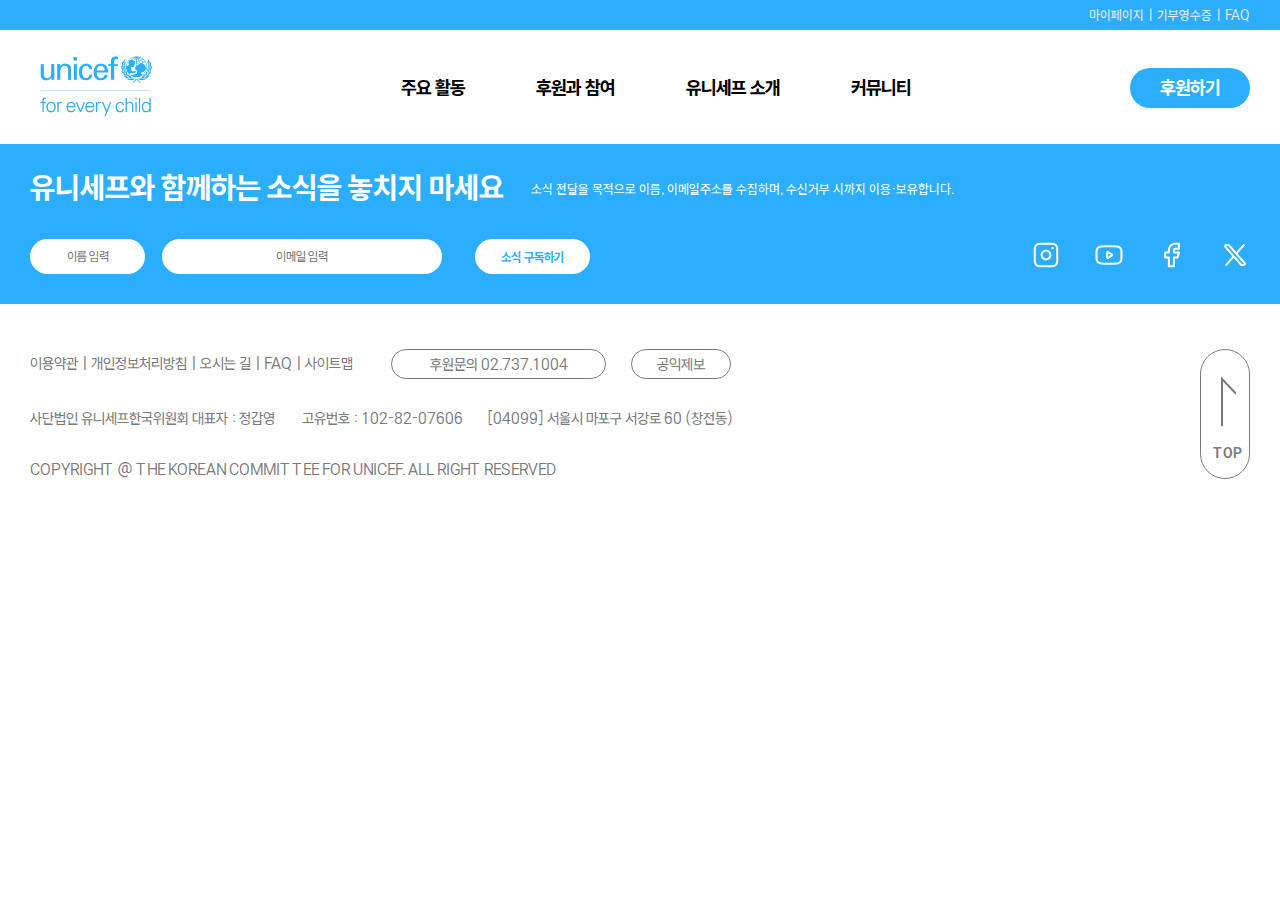
<file: donate.html>
<!DOCTYPE html>
<html lang="en">
  <head>
    <meta charset="UTF-8" />
    <meta name="viewport" content="width=device-width, initial-scale=1.0" />
    <title>Project 유니세프</title>
    <!-- stylesheets -->
    <link rel="stylesheet" href="css/common.css" />
    <!-- jquery CDN -->
    <script src="https://ajax.googleapis.com/ajax/libs/jquery/3.5.1/jquery.min.js"></script>
  </head>
  <body>
    <!-- 공통 영역 -->
    <!-- 헤더 -->
    <header>
      <!-- 마이페이지 etc. -->
      <div id="upperHeader">
        <div class="wrap">
          <ul class="upMenu">
            <li><a href="login.html">마이페이지</a></li>
            <li><a href="javascript:void(0)">기부영수증</a></li>
            <li><a href="javascript:void(0)">FAQ</a></li>
          </ul>
        </div>
      </div>
      <div id="mainHeader">
        <div class="headerWrap wrap">
          <!-- 로고 -->
          <h1 class="logo">
            <a href="index.html"><img src="img/logo.png" alt="logo" /></a>
          </h1>
          <!-- 메인 메뉴 -->
          <nav class="menu">
            <ul class="navi">
              <li>
                <a class="mainMenu" href="javascript:void(0)">주요 활동</a>
                <ul class="subMenu">
                  <li><a href="javascript:void(0)">활동 지역</a></li>
                  <li><a href="javascript:void(0)">차별 없는 구호</a></li>
                  <li><a href="javascript:void(0)">어린이 삶 개선</a></li>
                  <li><a href="javascript:void(0)">긴급구호</a></li>
                  <li><a href="javascript:void(0)">한국 아동권리 증진</a></li>
                  <li><a href="javascript:void(0)">한국 정부 협력</a></li>
                </ul>
              </li>
              <li>
                <a class="mainMenu" href="javascript:void(0)">후원과 참여</a>
                <ul class="subMenu">
                  <li><a href="javascript:void(0)">개인이 후원</a></li>
                  <li><a href="javascript:void(0)">단체가 후원</a></li>
                  <li><a href="javascript:void(0)">후원자 참여</a></li>
                  <li><a href="javascript:void(0)">어린이 참여</a></li>
                </ul>
              </li>
              <li>
                <a class="mainMenu" href="aboutunicef.html">유니세프 소개</a>
                <ul class="subMenu">
                  <li><a href="aboutunicef.html">유니세프</a></li>
                  <li><a href="javascript:void(0)">투명한 유니세프</a></li>
                  <li><a href="people.html">유니세프와 사람들</a></li>
                </ul>
              </li>
              <li>
                <a class="mainMenu" href="javascript:void(0)">커뮤니티</a>
                <ul class="subMenu">
                  <li><a href="javascript:void(0)">캠페인</a></li>
                  <li><a href="news.html">소식</a></li>
                  <li><a href="javascript:void(0)">보도자료</a></li>
                  <li><a href="javascript:void(0)">공지사항</a></li>
                  <li><a href="javascript:void(0)">자료실</a></li>
                  <li><a href="javascript:void(0)">채용</a></li>
                </ul>
              </li>
            </ul>
          </nav>
          <!-- 후원하기 CTA button -->
          <a class="supportHeader" href="donate.html">후원하기</a>
        </div>
        <!-- 태블릿과 모바일의 햄버거 -->
        <div class="burger"><img src="img/burger.png" alt="tastyBurger" /></div>
        <!-- 태블릿/모바일 서브 메뉴 (메뉴 외 영역 눌러도 닫히게 할 것) -->
        <div class="blackbg"></div>
        <div id="menu-tb-m">
          <div class="upperHeader-tb-m">
            <div class="closeMenu">닫기</div>
            <div class="utils">
              <!-- before로 아이콘 넣어줄 것 -->
              <a href="login.html" class="myPage tbmUpper">마이페이지</a>
              <a href="javascript:void(0)" class="receipt tbmUpper"
                >기부영수증</a
              >
              <a href="javascript:void(0)" class="faq tbmUpper">FAQ</a>
            </div>
          </div>
          <div class="mainMenu-tb-m">
            <ul>
              <li>
                <a href="javascript:void(0)">주요 활동</a>
                <ul class="subMenu-tb-m">
                  <li><a href="javascript:void(0)">활동 지역</a></li>
                  <li><a href="javascript:void(0)">차별 없는 구호</a></li>
                  <li><a href="javascript:void(0)">어린이 삶 개선</a></li>
                  <li><a href="javascript:void(0)">긴급구호</a></li>
                  <li><a href="javascript:void(0)">한국 아동권리 증진</a></li>
                  <li><a href="javascript:void(0)">한국 정부 협력</a></li>
                </ul>
              </li>
              <li>
                <a href="javascript:void(0)">후원과 참여</a>
                <ul class="subMenu-tb-m">
                  <li><a href="javascript:void(0)">개인이 후원</a></li>
                  <li><a href="javascript:void(0)">단체가 후원</a></li>
                  <li><a href="javascript:void(0)">후원자 참여</a></li>
                  <li><a href="javascript:void(0)">어린이 참여</a></li>
                </ul>
              </li>
              <li>
                <a href="aboutunicef.html">유니세프 소개</a>
                <ul class="subMenu-tb-m">
                  <li><a href="aboutunicef.html">유니세프</a></li>
                  <li><a href="javascript:void(0)">투명한 유니세프</a></li>
                  <li><a href="people.html">유니세프와 사람들</a></li>
                </ul>
              </li>
              <li>
                <a href="javascript:void(0)">커뮤니티</a>
                <ul class="subMenu-tb-m">
                  <li><a href="javascript:void(0)">캠페인</a></li>
                  <li><a href="news.html">소식</a></li>
                  <li><a href="javascript:void(0)">보도자료</a></li>
                  <li><a href="javascript:void(0)">공지사항</a></li>
                  <li><a href="javascript:void(0)">자료실</a></li>
                  <li><a href="javascript:void(0)">채용</a></li>
                </ul>
              </li>
            </ul>
          </div>
        </div>
      </div>
    </header>
    <!-- 뉴스레터 구독 -->
    <div id="newsletter">
      <div class="newsletterContents wrap">
        <h3>유니세프와 함께하는 소식을 놓치지 마세요</h3>
        <p>
          소식 전달을 목적으로 이름, 이메일주소를 수집하며, 수신거부 시까지
          이용·보유합니다.
        </p>
        <form method="post">
          <input
            name="readerName"
            id="readerName"
            type="text"
            placeholder="이름 입력"
          />
          <input
            name="readerEMail"
            id="readerEMail"
            type="text"
            placeholder="이메일 입력"
          />
          <button class="subscribe">소식 구독하기</button>
        </form>
        <ul class="sns">
          <li>
            <a href="javascript:void(0)"
              ><img src="img/instagram.png" alt="ig"
            /></a>
          </li>
          <li>
            <a href="javascript:void(0)"
              ><img src="img/youtube.png" alt="yt"
            /></a>
          </li>
          <li>
            <a href="javascript:void(0)"
              ><img src="img/facebook.png" alt="fb"
            /></a>
          </li>
          <li>
            <a href="javascript:void(0)"><img src="img/x.png" alt="x" /></a>
          </li>
        </ul>
      </div>
    </div>
    <!-- 푸터 -->
    <footer>
      <div class="footerContents wrap">
        <ul class="sns_m">
          <li>
            <a href="javascript:void(0)"
              ><img src="img/instagram_m.png" alt="ig"
            /></a>
          </li>
          <li>
            <a href="javascript:void(0)"
              ><img src="img/youtube_m.png" alt="yt"
            /></a>
          </li>
          <li>
            <a href="javascript:void(0)"
              ><img src="img/facebook_m.png" alt="fb"
            /></a>
          </li>
          <li>
            <a href="javascript:void(0)"><img src="img/x_m.png" alt="x" /></a>
          </li>
        </ul>
        <ul class="siteMenu">
          <li><a href="javascript:void(0)">이용약관</a></li>
          <li><a href="javascript:void(0)">개인정보처리방침</a></li>
          <li><a href="javascript:void(0)">오시는 길</a></li>
          <li><a href="javascript:void(0)">FAQ</a></li>
          <li><a href="javascript:void(0)">사이트맵</a></li>
        </ul>
        <div class="call1">후원문의 02.737.1004</div>
        <div class="call2">공익제보</div>
        <div class="info1">사단법인 유니세프한국위원회 대표자 : 정갑영</div>
        <div class="info2">고유번호 : 102-82-07606</div>
        <div class="info3">[04099] 서울시 마포구 서강로 60 (창전동)</div>
        <div class="copy">
          COPYRIGHT @ THE KOREAN COMMITTEE FOR UNICEF. ALL RIGHT RESERVED
        </div>
        <a class="goTop" href="javascript:void(0)">
          <div class="tarrow">tarrow</div>
          <div class="top">TOP</div>
        </a>
      </div>
    </footer>

    <!-- JS -->
    <script src="js/common.js"></script>
  </body>
</html>
</file>
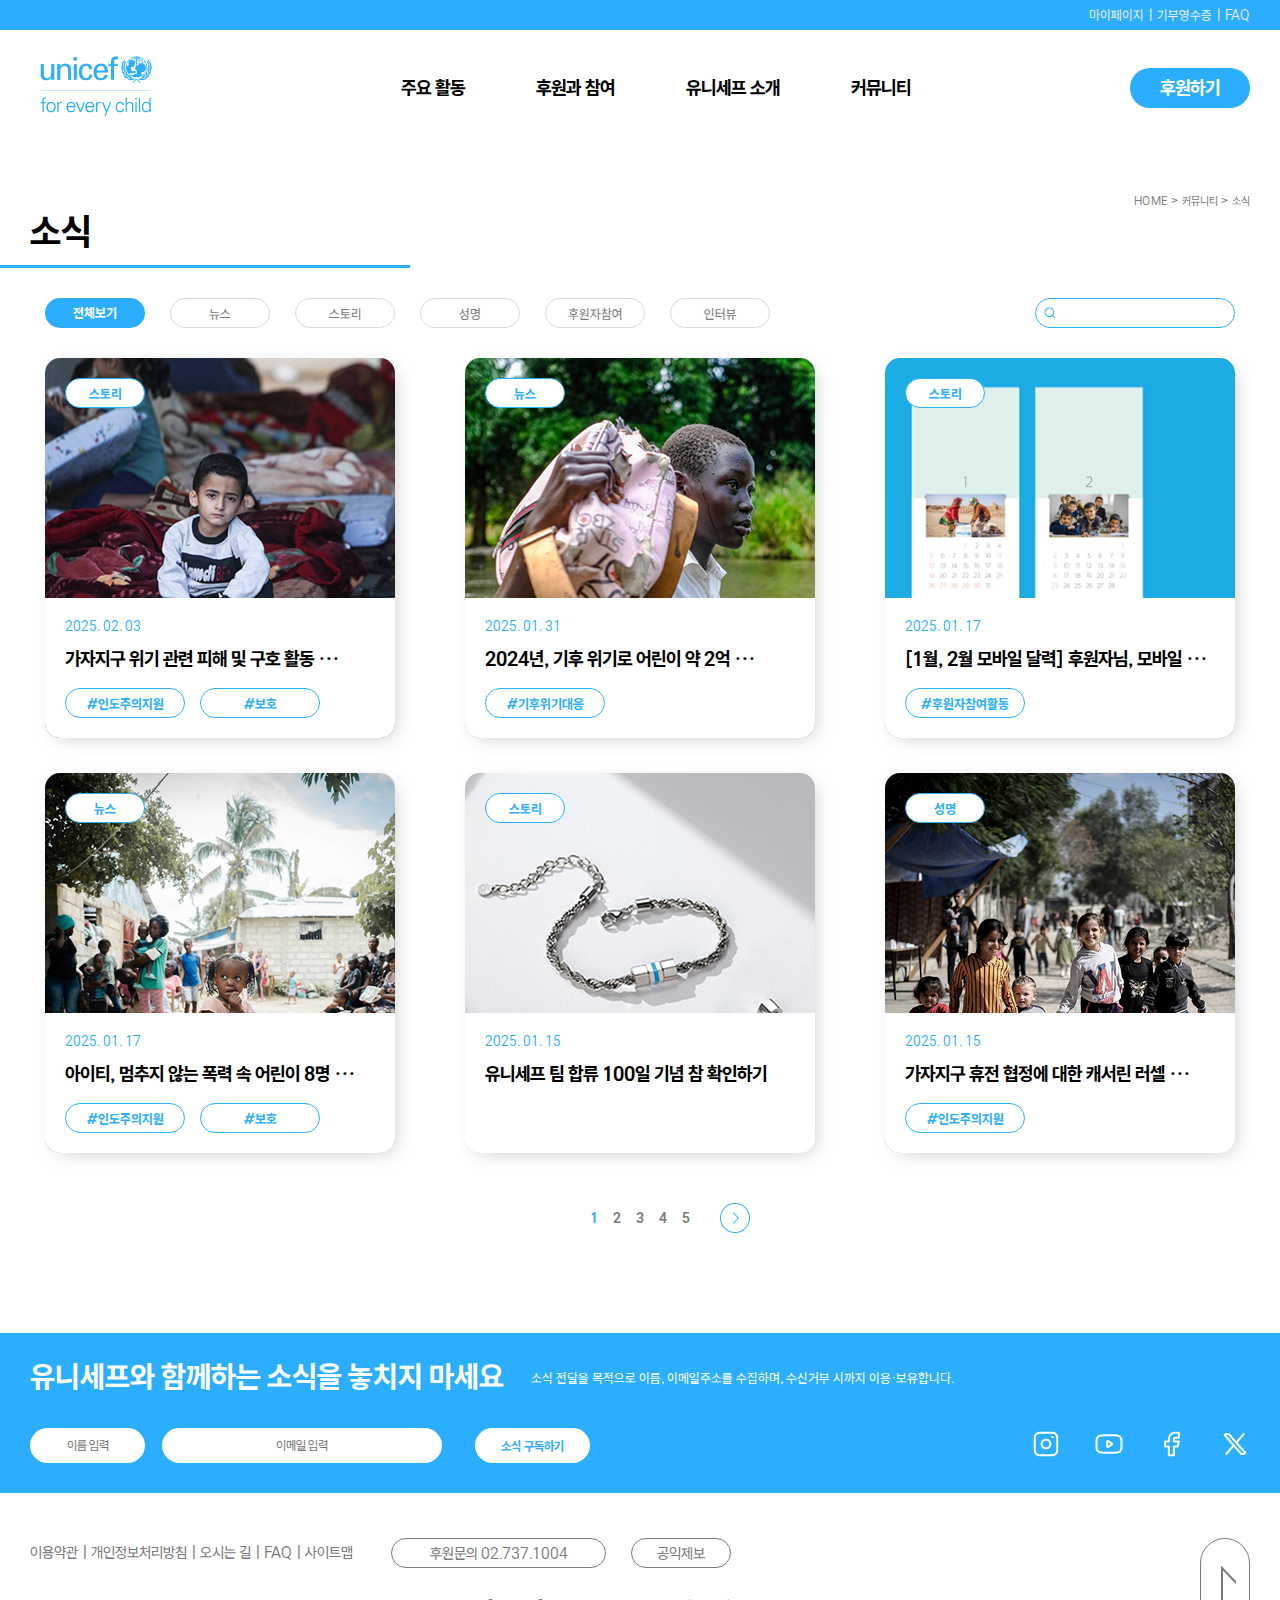
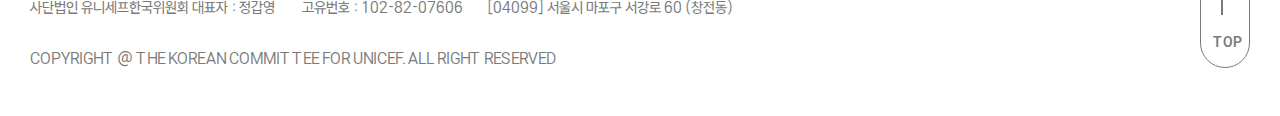
<file: news.html>
<!DOCTYPE html>
<html lang="en">
  <head>
    <meta charset="UTF-8" />
    <meta name="viewport" content="width=device-width, initial-scale=1.0" />
    <title>Project 유니세프</title>
    <!-- stylesheets -->
    <link rel="stylesheet" href="css/common.css" />
    <link rel="stylesheet" href="css/sub_common.css" />
    <link rel="stylesheet" href="css/news.css" />
    <!-- jquery CDN -->
    <script src="https://ajax.googleapis.com/ajax/libs/jquery/3.5.1/jquery.min.js"></script>
  </head>
  <body>
    <!-- 공통 영역 -->
    <!-- 헤더 -->
    <header>
      <!-- 마이페이지 etc. -->
      <div id="upperHeader">
        <div class="wrap">
          <ul class="upMenu">
            <li><a href="login.html">마이페이지</a></li>
            <li><a href="javascript:void(0)">기부영수증</a></li>
            <li><a href="javascript:void(0)">FAQ</a></li>
          </ul>
        </div>
      </div>
      <div id="mainHeader">
        <div class="headerWrap wrap">
          <!-- 로고 -->
          <h1 class="logo">
            <a href="index.html"><img src="img/logo.png" alt="logo" /></a>
          </h1>
          <!-- 메인 메뉴 -->
          <nav class="menu">
            <ul class="navi">
              <li>
                <a class="mainMenu" href="javascript:void(0)">주요 활동</a>
                <ul class="subMenu">
                  <li><a href="javascript:void(0)">활동 지역</a></li>
                  <li><a href="javascript:void(0)">차별 없는 구호</a></li>
                  <li><a href="javascript:void(0)">어린이 삶 개선</a></li>
                  <li><a href="javascript:void(0)">긴급구호</a></li>
                  <li><a href="javascript:void(0)">한국 아동권리 증진</a></li>
                  <li><a href="javascript:void(0)">한국 정부 협력</a></li>
                </ul>
              </li>
              <li>
                <a class="mainMenu" href="javascript:void(0)">후원과 참여</a>
                <ul class="subMenu">
                  <li><a href="javascript:void(0)">개인이 후원</a></li>
                  <li><a href="javascript:void(0)">단체가 후원</a></li>
                  <li><a href="javascript:void(0)">후원자 참여</a></li>
                  <li><a href="javascript:void(0)">어린이 참여</a></li>
                </ul>
              </li>
              <li>
                <a class="mainMenu" href="aboutunicef.html">유니세프 소개</a>
                <ul class="subMenu">
                  <li><a href="aboutunicef.html">유니세프</a></li>
                  <li><a href="javascript:void(0)">투명한 유니세프</a></li>
                  <li><a href="people.html">유니세프와 사람들</a></li>
                </ul>
              </li>
              <li>
                <a class="mainMenu" href="news.html">커뮤니티</a>
                <ul class="subMenu">
                  <li><a href="javascript:void(0)">캠페인</a></li>
                  <li><a href="news.html">소식</a></li>
                  <li><a href="javascript:void(0)">보도자료</a></li>
                  <li><a href="javascript:void(0)">공지사항</a></li>
                  <li><a href="javascript:void(0)">자료실</a></li>
                  <li><a href="javascript:void(0)">채용</a></li>
                </ul>
              </li>
            </ul>
          </nav>
          <!-- 후원하기 CTA button -->
          <a class="supportHeader" href="donate.html">후원하기</a>
        </div>
        <!-- 태블릿과 모바일의 햄버거 -->
        <div class="burger"><img src="img/burger.png" alt="tastyBurger" /></div>
        <!-- 태블릿/모바일 서브 메뉴 (메뉴 외 영역 눌러도 닫히게 할 것) -->
        <div class="blackbg"></div>
        <div id="menu-tb-m">
          <div class="upperHeader-tb-m">
            <div class="closeMenu">닫기</div>
            <div class="utils">
              <!-- before로 아이콘 넣어줄 것 -->
              <a href="login.html" class="myPage tbmUpper">마이페이지</a>
              <a href="javascript:void(0)" class="receipt tbmUpper"
                >기부영수증</a
              >
              <a href="javascript:void(0)" class="faq tbmUpper">FAQ</a>
            </div>
          </div>
          <div class="mainMenu-tb-m">
            <ul>
              <li>
                <a href="javascript:void(0)">주요 활동</a>
                <ul class="subMenu-tb-m">
                  <li><a href="javascript:void(0)">활동 지역</a></li>
                  <li><a href="javascript:void(0)">차별 없는 구호</a></li>
                  <li><a href="javascript:void(0)">어린이 삶 개선</a></li>
                  <li><a href="javascript:void(0)">긴급구호</a></li>
                  <li><a href="javascript:void(0)">한국 아동권리 증진</a></li>
                  <li><a href="javascript:void(0)">한국 정부 협력</a></li>
                </ul>
              </li>
              <li>
                <a href="javascript:void(0)">후원과 참여</a>
                <ul class="subMenu-tb-m">
                  <li><a href="javascript:void(0)">개인이 후원</a></li>
                  <li><a href="javascript:void(0)">단체가 후원</a></li>
                  <li><a href="javascript:void(0)">후원자 참여</a></li>
                  <li><a href="javascript:void(0)">어린이 참여</a></li>
                </ul>
              </li>
              <li>
                <a href="aboutunicef.html">유니세프 소개</a>
                <ul class="subMenu-tb-m">
                  <li><a href="aboutunicef.html">유니세프</a></li>
                  <li><a href="javascript:void(0)">투명한 유니세프</a></li>
                  <li><a href="people.html">유니세프와 사람들</a></li>
                </ul>
              </li>
              <li>
                <a href="news.html">커뮤니티</a>
                <ul class="subMenu-tb-m">
                  <li><a href="javascript:void(0)">캠페인</a></li>
                  <li><a href="news.html">소식</a></li>
                  <li><a href="javascript:void(0)">보도자료</a></li>
                  <li><a href="javascript:void(0)">공지사항</a></li>
                  <li><a href="javascript:void(0)">자료실</a></li>
                  <li><a href="javascript:void(0)">채용</a></li>
                </ul>
              </li>
            </ul>
          </div>
        </div>
      </div>
    </header>
    <!-- 사이트맵 -->
    <ul class="siteMap wrap">
      <li><a href="index.html">HOME</a></li>
      <li><a href="news.html">커뮤니티</a></li>
      <li><a href="news.html">소식</a></li>
    </ul>
    <!-- 소식 -->
    <div class="subSectionTitle">
      <h2 class="articleTitle wrap">소식</h2>
      <div class="sectionBar"></div>
    </div>
    <div class="container wrap">
      <div class="board">
        <div class="boardTop">
          <!-- 탭 메뉴 -->
          <ul class="tabs">
            <li id="all" class="all tab active">전체보기</li>
            <li id="news" class="news tab">뉴스</li>
            <li id="story" class="story tab">스토리</li>
            <li id="state" class="state tab">성명</li>
            <li id="participate" class="participate tab">후원자참여</li>
            <li id="interview" class="interview tab">인터뷰</li>
          </ul>
          <!-- 검색 바 -->
          <div class="searchBar">
            <div class="searchIcon"></div>
            <input id="boardSearch" name="boardSearch" type="text" />
          </div>
        </div>
        <div class="boardContents">
          <!-- 게시글 위치 -->
        </div>
      </div>
      <!-- 페이지 블럭 -->
      <div class="pagination">
        <button class="before_move" onclick="before()"></button>
        <div class="block">
          <!-- 페이지 블럭 위치 -->
        </div>
        <button class="next_move" onclick="next()"></button>
      </div>
    </div>
    <!-- 뉴스레터 구독 -->
    <div id="newsletter">
      <div class="newsletterContents wrap">
        <h3>유니세프와 함께하는 소식을 놓치지 마세요</h3>
        <p>
          소식 전달을 목적으로 이름, 이메일주소를 수집하며, 수신거부 시까지
          이용·보유합니다.
        </p>
        <form method="post">
          <input
            name="readerName"
            id="readerName"
            type="text"
            placeholder="이름 입력"
          />
          <input
            name="readerEMail"
            id="readerEMail"
            type="text"
            placeholder="이메일 입력"
          />
          <button class="subscribe">소식 구독하기</button>
        </form>
        <ul class="sns">
          <li>
            <a href="javascript:void(0)"
              ><img src="img/instagram.png" alt="ig"
            /></a>
          </li>
          <li>
            <a href="javascript:void(0)"
              ><img src="img/youtube.png" alt="yt"
            /></a>
          </li>
          <li>
            <a href="javascript:void(0)"
              ><img src="img/facebook.png" alt="fb"
            /></a>
          </li>
          <li>
            <a href="javascript:void(0)"><img src="img/x.png" alt="x" /></a>
          </li>
        </ul>
      </div>
    </div>
    <!-- 푸터 -->
    <footer>
      <div class="footerContents wrap">
        <ul class="sns_m">
          <li>
            <a href="javascript:void(0)"
              ><img src="img/instagram_m.png" alt="ig"
            /></a>
          </li>
          <li>
            <a href="javascript:void(0)"
              ><img src="img/youtube_m.png" alt="yt"
            /></a>
          </li>
          <li>
            <a href="javascript:void(0)"
              ><img src="img/facebook_m.png" alt="fb"
            /></a>
          </li>
          <li>
            <a href="javascript:void(0)"><img src="img/x_m.png" alt="x" /></a>
          </li>
        </ul>
        <ul class="siteMenu">
          <li><a href="javascript:void(0)">이용약관</a></li>
          <li><a href="javascript:void(0)">개인정보처리방침</a></li>
          <li><a href="javascript:void(0)">오시는 길</a></li>
          <li><a href="javascript:void(0)">FAQ</a></li>
          <li><a href="javascript:void(0)">사이트맵</a></li>
        </ul>
        <div class="call1">후원문의 02.737.1004</div>
        <div class="call2">공익제보</div>
        <div class="info1">사단법인 유니세프한국위원회 대표자 : 정갑영</div>
        <div class="info2">고유번호 : 102-82-07606</div>
        <div class="info3">[04099] 서울시 마포구 서강로 60 (창전동)</div>
        <div class="copy">
          COPYRIGHT @ THE KOREAN COMMITTEE FOR UNICEF. ALL RIGHT RESERVED
        </div>
        <a class="goTop" href="javascript:void(0)">
          <div class="tarrow">tarrow</div>
          <div class="top">TOP</div>
        </a>
      </div>
    </footer>

    <!-- JS -->
    <script src="js/common.js"></script>
    <script src="js/news.js"></script>
  </body>
</html>
</file>
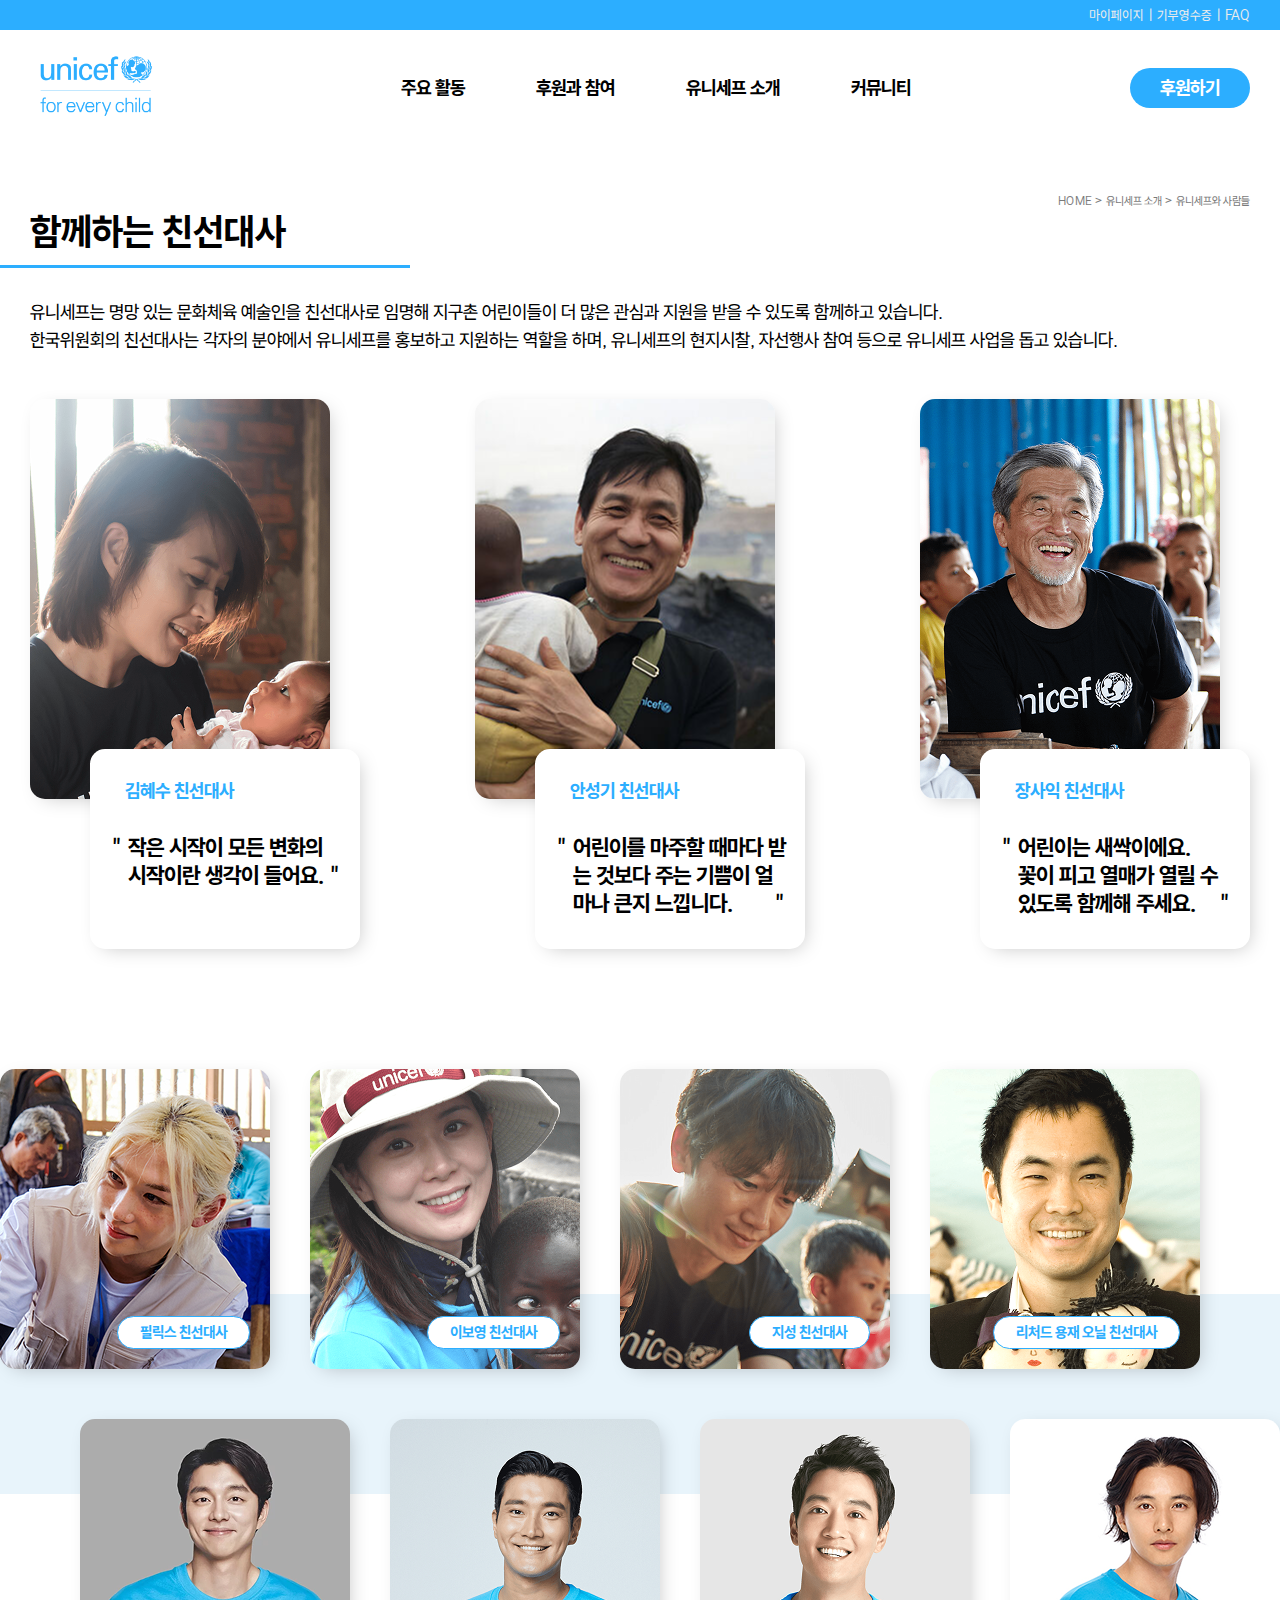
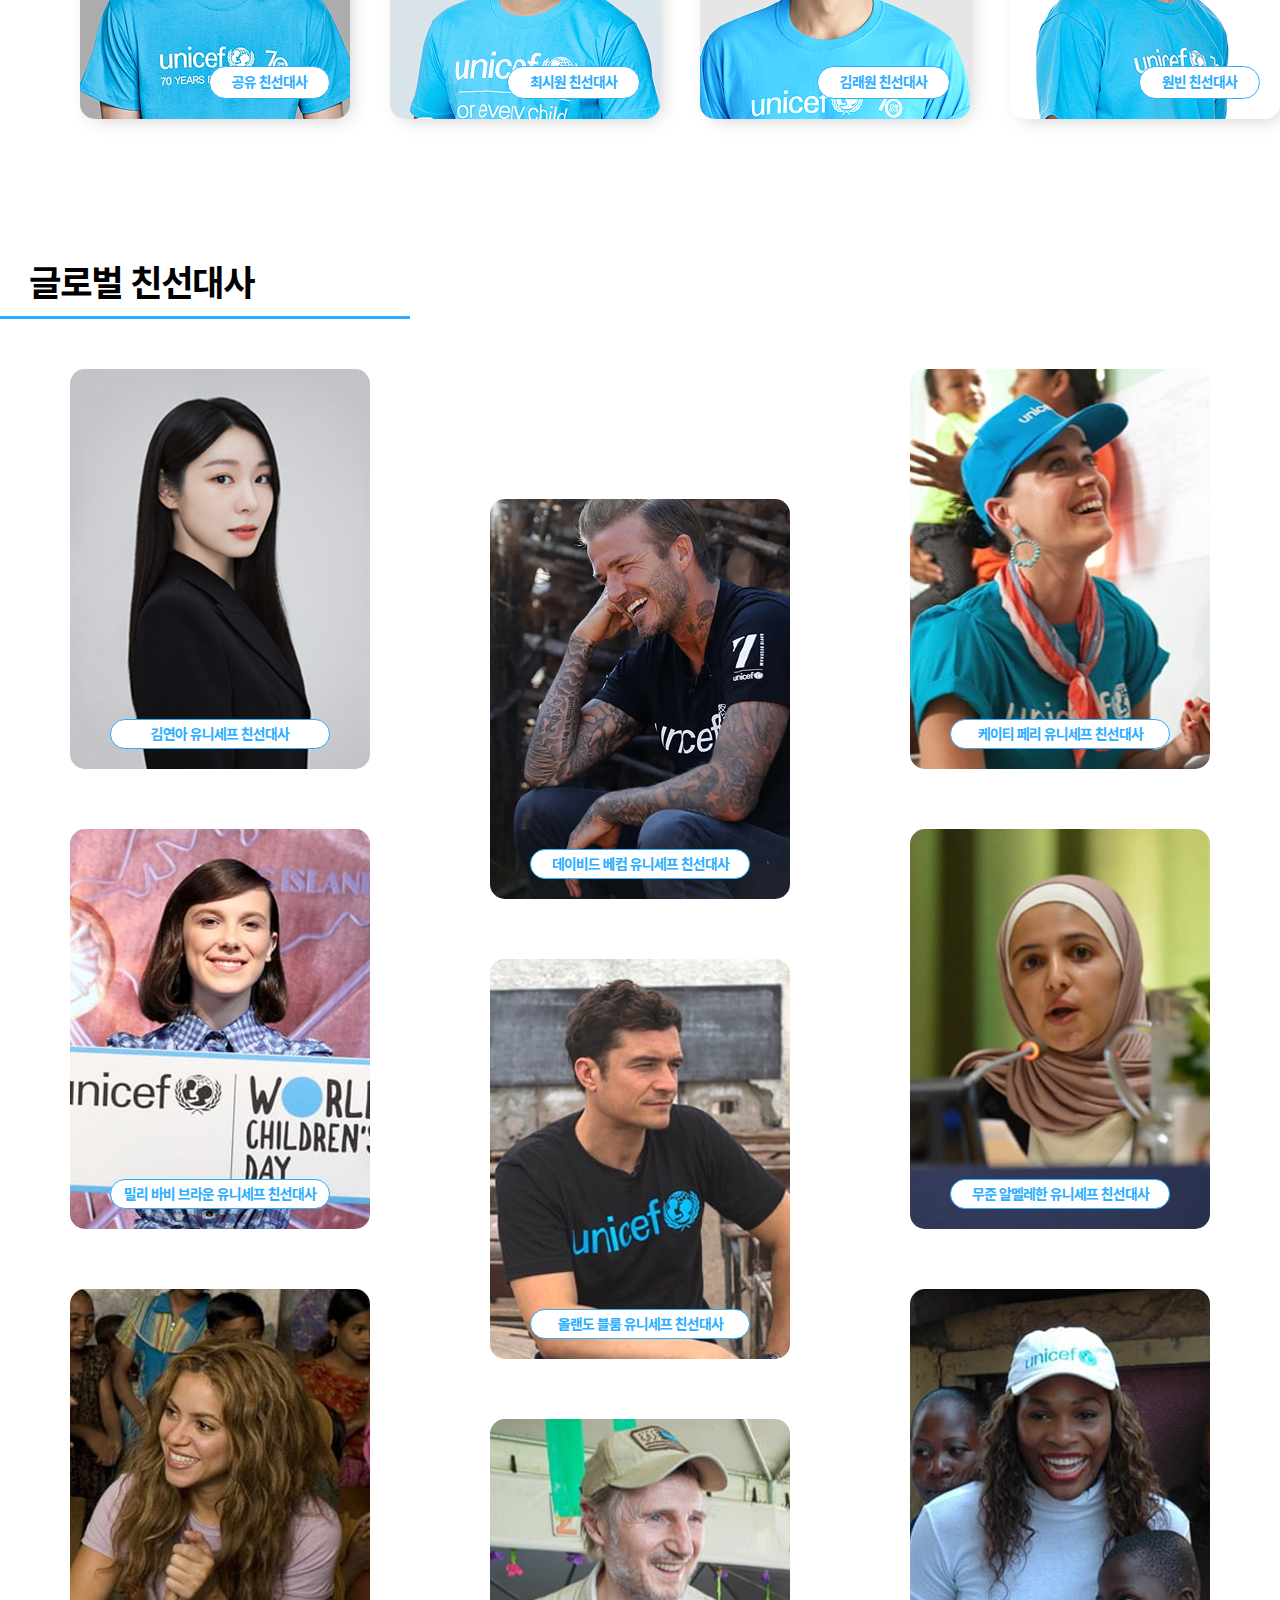
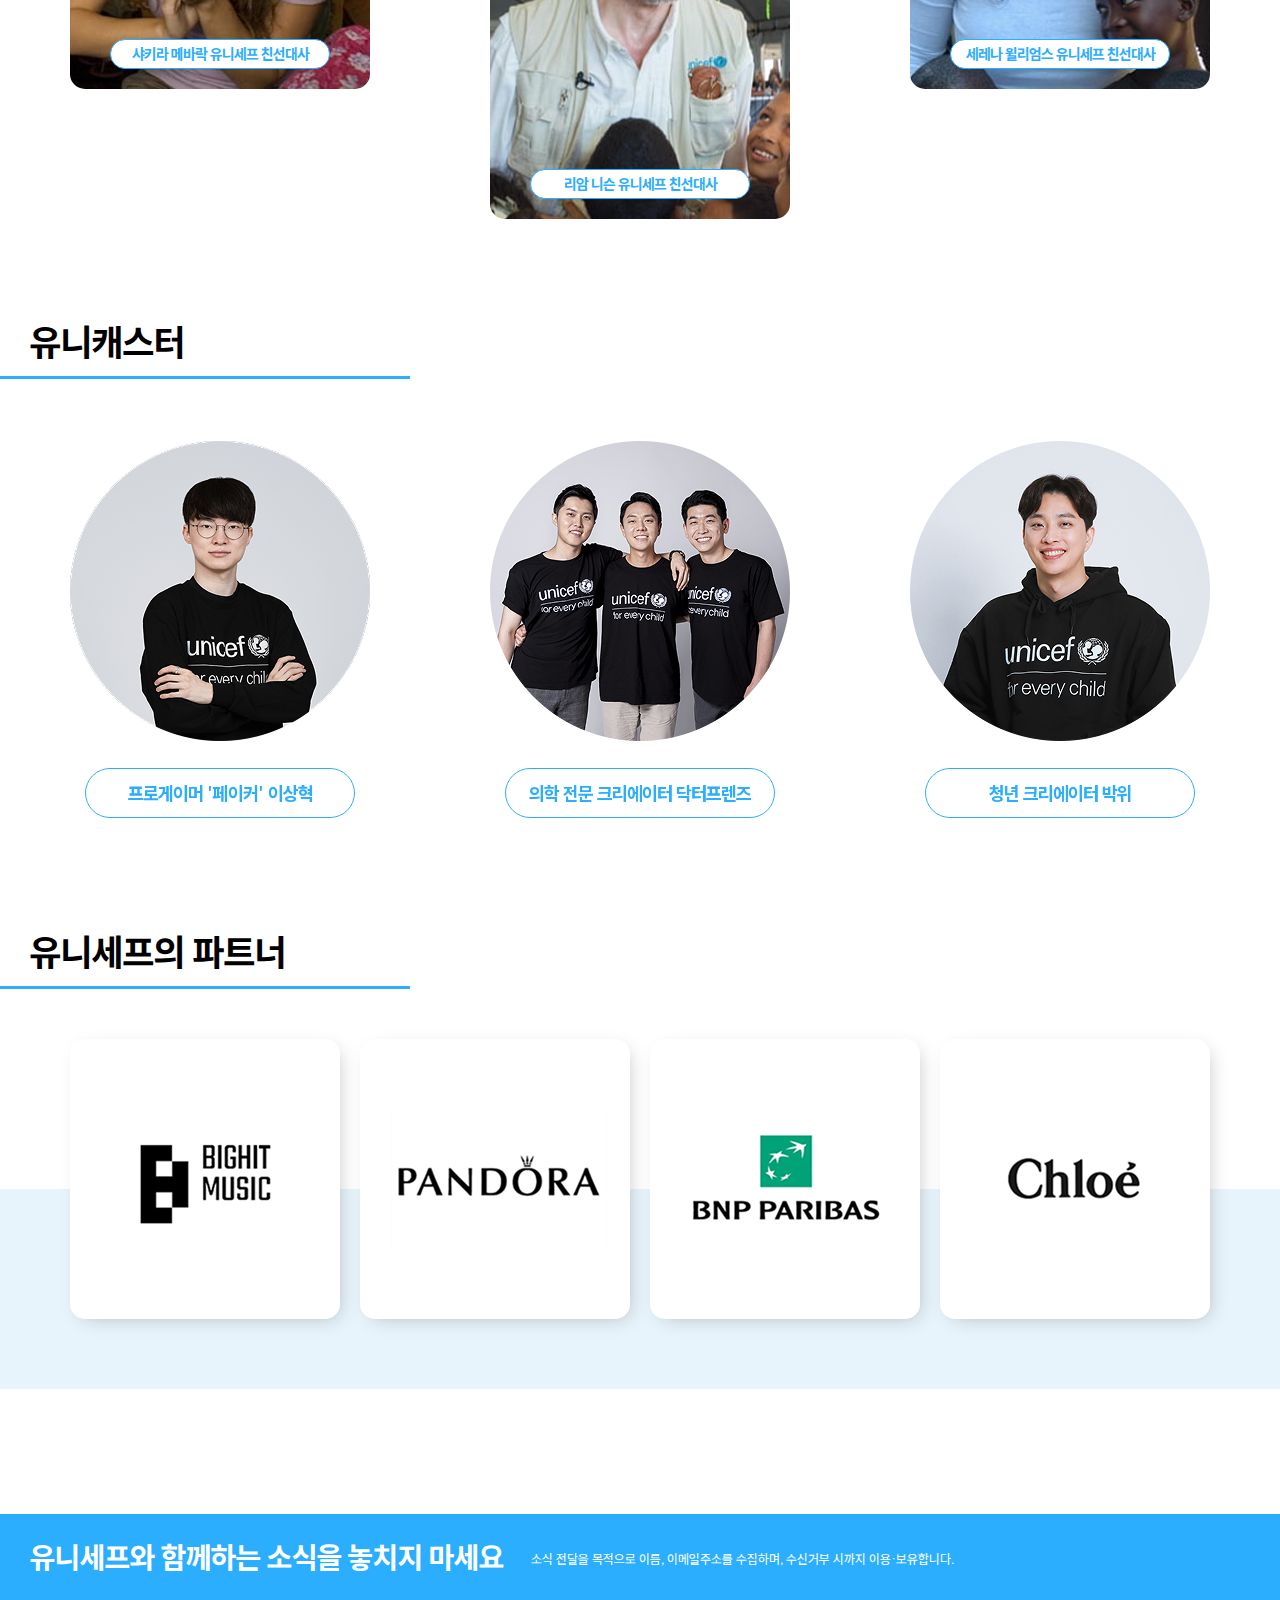
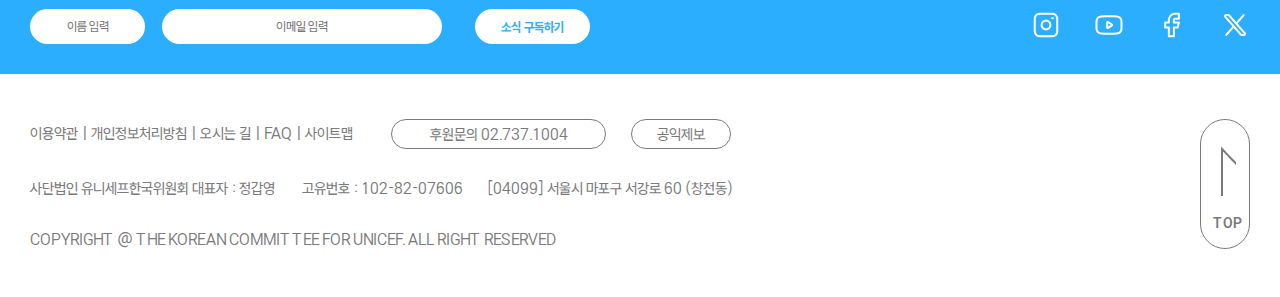
<file: people.html>
<!DOCTYPE html>
<html lang="en">
  <head>
    <meta charset="UTF-8" />
    <meta name="viewport" content="width=device-width, initial-scale=1.0" />
    <title>Project 유니세프</title>
    <!-- stylesheets -->
    <link rel="stylesheet" href="css/common.css" />
    <link rel="stylesheet" href="css/sub_common.css" />
    <link rel="stylesheet" href="css/people.css" />
    <!-- jquery CDN -->
    <script src="https://ajax.googleapis.com/ajax/libs/jquery/3.5.1/jquery.min.js"></script>
  </head>
  <body>
    <!-- 공통 헤더 -->
    <header>
      <!-- 마이페이지 etc. -->
      <div id="upperHeader">
        <div class="wrap">
          <ul class="upMenu">
            <li><a href="login.html">마이페이지</a></li>
            <li><a href="javascript:void(0)">기부영수증</a></li>
            <li><a href="javascript:void(0)">FAQ</a></li>
          </ul>
        </div>
      </div>
      <div id="mainHeader">
        <div class="headerWrap wrap">
          <!-- 로고 -->
          <h1 class="logo">
            <a href="index.html"><img src="img/logo.png" alt="logo" /></a>
          </h1>
          <!-- 메인 메뉴 -->
          <nav class="menu">
            <ul class="navi">
              <li>
                <a class="mainMenu" href="javascript:void(0)">주요 활동</a>
                <ul class="subMenu">
                  <li><a href="javascript:void(0)">활동 지역</a></li>
                  <li><a href="javascript:void(0)">차별 없는 구호</a></li>
                  <li><a href="javascript:void(0)">어린이 삶 개선</a></li>
                  <li><a href="javascript:void(0)">긴급구호</a></li>
                  <li><a href="javascript:void(0)">한국 아동권리 증진</a></li>
                  <li><a href="javascript:void(0)">한국 정부 협력</a></li>
                </ul>
              </li>
              <li>
                <a class="mainMenu" href="javascript:void(0)">후원과 참여</a>
                <ul class="subMenu">
                  <li><a href="javascript:void(0)">개인이 후원</a></li>
                  <li><a href="javascript:void(0)">단체가 후원</a></li>
                  <li><a href="javascript:void(0)">후원자 참여</a></li>
                  <li><a href="javascript:void(0)">어린이 참여</a></li>
                </ul>
              </li>
              <li>
                <a class="mainMenu" href="aboutunicef.html">유니세프 소개</a>
                <ul class="subMenu">
                  <li><a href="aboutunicef.html">유니세프</a></li>
                  <li><a href="javascript:void(0)">투명한 유니세프</a></li>
                  <li><a href="people.html">유니세프와 사람들</a></li>
                </ul>
              </li>
              <li>
                <a class="mainMenu" href="news.html">커뮤니티</a>
                <ul class="subMenu">
                  <li><a href="javascript:void(0)">캠페인</a></li>
                  <li><a href="news.html">소식</a></li>
                  <li><a href="javascript:void(0)">보도자료</a></li>
                  <li><a href="javascript:void(0)">공지사항</a></li>
                  <li><a href="javascript:void(0)">자료실</a></li>
                  <li><a href="javascript:void(0)">채용</a></li>
                </ul>
              </li>
            </ul>
          </nav>
          <!-- 후원하기 CTA button -->
          <a class="supportHeader" href="donate.html">후원하기</a>
        </div>
        <!-- 태블릿과 모바일의 햄버거 -->
        <div class="burger"><img src="img/burger.png" alt="tastyBurger" /></div>
        <!-- 태블릿/모바일 서브 메뉴 (메뉴 외 영역 눌러도 닫히게 할 것) -->
        <div class="blackbg"></div>
        <div id="menu-tb-m">
          <div class="upperHeader-tb-m">
            <div class="closeMenu">닫기</div>
            <div class="utils">
              <!-- before로 아이콘 넣어줄 것 -->
              <a href="login.html" class="myPage tbmUpper">마이페이지</a>
              <a href="javascript:void(0)" class="receipt tbmUpper"
                >기부영수증</a
              >
              <a href="javascript:void(0)" class="faq tbmUpper">FAQ</a>
            </div>
          </div>
          <div class="mainMenu-tb-m">
            <ul>
              <li>
                <a href="javascript:void(0)">주요 활동</a>
                <ul class="subMenu-tb-m">
                  <li><a href="javascript:void(0)">활동 지역</a></li>
                  <li><a href="javascript:void(0)">차별 없는 구호</a></li>
                  <li><a href="javascript:void(0)">어린이 삶 개선</a></li>
                  <li><a href="javascript:void(0)">긴급구호</a></li>
                  <li><a href="javascript:void(0)">한국 아동권리 증진</a></li>
                  <li><a href="javascript:void(0)">한국 정부 협력</a></li>
                </ul>
              </li>
              <li>
                <a href="javascript:void(0)">후원과 참여</a>
                <ul class="subMenu-tb-m">
                  <li><a href="javascript:void(0)">개인이 후원</a></li>
                  <li><a href="javascript:void(0)">단체가 후원</a></li>
                  <li><a href="javascript:void(0)">후원자 참여</a></li>
                  <li><a href="javascript:void(0)">어린이 참여</a></li>
                </ul>
              </li>
              <li>
                <a href="aboutunicef.html">유니세프 소개</a>
                <ul class="subMenu-tb-m">
                  <li><a href="aboutunicef.html">유니세프</a></li>
                  <li><a href="javascript:void(0)">투명한 유니세프</a></li>
                  <li><a href="people.html">유니세프와 사람들</a></li>
                </ul>
              </li>
              <li>
                <a href="news.html">커뮤니티</a>
                <ul class="subMenu-tb-m">
                  <li><a href="javascript:void(0)">캠페인</a></li>
                  <li><a href="news.html">소식</a></li>
                  <li><a href="javascript:void(0)">보도자료</a></li>
                  <li><a href="javascript:void(0)">공지사항</a></li>
                  <li><a href="javascript:void(0)">자료실</a></li>
                  <li><a href="javascript:void(0)">채용</a></li>
                </ul>
              </li>
            </ul>
          </div>
        </div>
      </div>
    </header>
    <!-- 유니세프와 사람들 -->
    <section id="ambassadors">
      <!-- 사이트맵 -->
      <ul class="siteMap wrap">
        <li><a href="index.html">HOME</a></li>
        <li><a href="aboutunicef.html">유니세프 소개</a></li>
        <li><a href="people.html">유니세프와 사람들</a></li>
      </ul>
      <!-- 함께하는 친선대사 -->
      <div class="subSectionTitle">
        <h2 class="articleTitle wrap">함께하는 친선대사</h2>
        <div class="sectionBar"></div>
      </div>
      <div class="mainAmbassodors wrap">
        <p>
          유니세프는 명망 있는 문화체육 예술인을 친선대사로 임명해 지구촌
          어린이들이 더 많은 관심과 지원을 받을 수 있도록 함께하고 있습니다.<br />한국위원회의
          친선대사는 각자의 분야에서 유니세프를 홍보하고 지원하는 역할을 하며,
          유니세프의 현지시찰, 자선행사 참여 등으로 유니세프 사업을 돕고
          있습니다.
        </p>
        <div class="mainAmbCardsContainer">
          <div class="mainAmbCard">
            <div class="mainAmbImg">
              <img src="img/sub/goddess.png" alt="khs" />
            </div>
            <div class="mainAmbQuote">
              <span>김혜수 친선대사</span>
              <!-- p:before/after로 "" 넣기 -->
              <p>작은 시작이 모든 변화의 시작이란 생각이 들어요.</p>
            </div>
          </div>
          <div class="mainAmbCard">
            <div class="mainAmbImg">
              <img src="img/sub/noanti.png" alt="ask" />
            </div>
            <div class="mainAmbQuote">
              <span>안성기 친선대사</span>
              <!-- p:before/after로 "" 넣기 -->
              <p>
                어린이를 마주할 때마다 받는 것보다 주는 기쁨이 얼마나 큰지
                느낍니다.
              </p>
            </div>
          </div>
          <div class="mainAmbCard">
            <div class="mainAmbImg">
              <img src="img/sub/jang.png" alt="jsi" />
            </div>
            <div class="mainAmbQuote">
              <span>장사익 친선대사</span>
              <!-- p:before/after로 "" 넣기 -->
              <p>
                어린이는 새싹이에요.<br />꽃이 피고 열매가 열릴 수 있도록 함께해
                주세요.
              </p>
            </div>
          </div>
        </div>
      </div>
      <div class="otherAmbassodors">
        <div class="bgline"></div>
        <div class="otherAmbCardsContainer">
          <div class="upperOAC">
            <a class="otherAmbCards">
              <div class="ambCardBG oamb1"></div>
              <div class="ambCardName">필릭스 친선대사</div>
            </a>
            <a class="otherAmbCards">
              <div class="ambCardBG oamb2"></div>
              <div class="ambCardName">이보영 친선대사</div>
            </a>
            <a class="otherAmbCards">
              <div class="ambCardBG oamb3"></div>
              <div class="ambCardName">지성 친선대사</div>
            </a>
            <a class="otherAmbCards">
              <div class="ambCardBG oamb4"></div>
              <div class="ambCardName">리처드 용재 오닐 친선대사</div>
            </a>
          </div>
          <div class="underOAC">
            <a class="otherAmbCards">
              <div class="ambCardBG oamb1"></div>
              <div class="ambCardName">공유 친선대사</div>
            </a>
            <a class="otherAmbCards">
              <div class="ambCardBG oamb2"></div>
              <div class="ambCardName">최시원 친선대사</div>
            </a>
            <a class="otherAmbCards">
              <div class="ambCardBG oamb3"></div>
              <div class="ambCardName">김래원 친선대사</div>
            </a>
            <a class="otherAmbCards">
              <div class="ambCardBG oamb4"></div>
              <div class="ambCardName">원빈 친선대사</div>
            </a>
          </div>
        </div>
      </div>
      <!-- 글로벌 친선대사 -->
      <div class="subSectionTitle">
        <h2 class="articleTitle wrap">글로벌 친선대사</h2>
        <div class="sectionBar"></div>
      </div>
      <div class="globalAmbassodors wrap">
        <div class="gaContainer ga1">
          <div class="gambCardBG gamb1">
            <div class="gambName">김연아 유니세프 친선대사</div>
          </div>
          <div class="gambCardBG gamb2">
            <div class="gambName">밀리 바비 브라운 유니세프 친선대사</div>
          </div>
          <div class="gambCardBG gamb3">
            <div class="gambName">샤키라 메바락 유니세프 친선대사</div>
          </div>
        </div>
        <div class="gaContainer ga2">
          <div class="gambCardBG gamb1">
            <div class="gambName">데이비드 베컴 유니세프 친선대사</div>
          </div>
          <div class="gambCardBG gamb2">
            <div class="gambName">올랜도 블룸 유니세프 친선대사</div>
          </div>
          <div class="gambCardBG gamb3">
            <div class="gambName">리암 니슨 유니세프 친선대사</div>
          </div>
        </div>
        <div class="gaContainer ga3">
          <div class="gambCardBG gamb1">
            <div class="gambName">케이티 페리 유니세프 친선대사</div>
          </div>
          <div class="gambCardBG gamb2">
            <div class="gambName">무준 알멜레한 유니세프 친선대사</div>
          </div>
          <div class="gambCardBG gamb3">
            <div class="gambName">세레나 윌리엄스 유니세프 친선대사</div>
          </div>
        </div>
      </div>
      <!-- 유니캐스터 -->
      <div class="subSectionTitle">
        <h2 class="articleTitle wrap">유니캐스터</h2>
        <div class="sectionBar"></div>
      </div>
      <div id="cardFlip" class="uniCastersContainer wrap">
        <div class="ucCard flip1">
          <div class="flipInner">
            <div class="frontFace">
              <div>
                <img src="img/sub/cast1.png" alt="faker" />
              </div>
              <p>프로게이머 '페이커' 이상혁</p>
            </div>
            <div class="backFace">
              e스포츠를 통해 전 세계에 용기와 단합의 가치를 알리고 있는
              프로게이머 '페이커' 이상혁 선수는 전 세계 모든 어린이의 공평한
              교육과 건강한 성장을 지원하기 위해 선한 영향력을 펼치고 있습니다.
            </div>
          </div>
        </div>
        <div class="ucCard flip2">
          <div class="flipInner">
            <div class="frontFace">
              <div>
                <img src="img/sub/cast2.png" alt="drfriends" />
              </div>
              <p>의학 전문 크리에이터 닥터프렌즈</p>
            </div>
            <div class="backFace">
              의학 전문 크리에이터 닥터프렌즈는 전 세계 어린이가 건강하길 바라는
              마음을 담아 의학 전문 지식 기반 정보를 소개하고, 닥터프렌즈
              패키지를 마련하는 등 대중 참여를 독려하고 있습니다.
            </div>
          </div>
        </div>
        <div class="ucCard flip3">
          <div class="flipInner">
            <div class="frontFace">
              <div>
                <img src="img/sub/cast3.png" alt="pw" />
              </div>
              <p>청년 크리에이터 박위</p>
            </div>
            <div class="backFace">
              전신마비 판정을 받은 후 강인한 의지로 재활에 성공한 청년
              크리에이터 박위는 빈곤, 전쟁, 차별 등 다양한 어려움을 겪는
              어린이의 실상을 널리 알리고 따뜻한 관심과 지원을 독려하고
              있습니다.
            </div>
          </div>
        </div>
      </div>
      <!-- 유니세프의 파트너 -->
      <div class="subSectionTitle">
        <h2 class="articleTitle wrap">유니세프의 파트너</h2>
        <div class="sectionBar"></div>
      </div>
      <div class="uniPartners">
        <div class="bgline bgline2"></div>
        <div class="uniPartnersContainer wrap">
          <a class="partnerCards" href="javascript:void(0)">
            <div class="partnerBG pb1"></div>
            <div class="partnerName">빅히트 뮤직</div>
          </a>
          <a class="partnerCards" href="javascript:void(0)">
            <div class="partnerBG pb2"></div>
            <div class="partnerName">판도라</div>
          </a>
          <a class="partnerCards" href="javascript:void(0)">
            <div class="partnerBG pb3"></div>
            <div class="partnerName">비엔피 파리바<br />카디프생명</div>
          </a>
          <a class="partnerCards" href="javascript:void(0)">
            <div class="partnerBG pb4"></div>
            <div class="partnerName">끌로에</div>
          </a>
        </div>
      </div>
    </section>
    <!-- 공통 뉴스레터 구독 -->
    <div id="newsletter">
      <div class="newsletterContents wrap">
        <h3>유니세프와 함께하는 소식을 놓치지 마세요</h3>
        <p>
          소식 전달을 목적으로 이름, 이메일주소를 수집하며, 수신거부 시까지
          이용·보유합니다.
        </p>
        <form method="post">
          <input
            name="readerName"
            id="readerName"
            type="text"
            placeholder="이름 입력"
          />
          <input
            name="readerEMail"
            id="readerEMail"
            type="text"
            placeholder="이메일 입력"
          />
          <button class="subscribe">소식 구독하기</button>
        </form>
        <ul class="sns">
          <li>
            <a href="javascript:void(0)"
              ><img src="img/instagram.png" alt="ig"
            /></a>
          </li>
          <li>
            <a href="javascript:void(0)"
              ><img src="img/youtube.png" alt="yt"
            /></a>
          </li>
          <li>
            <a href="javascript:void(0)"
              ><img src="img/facebook.png" alt="fb"
            /></a>
          </li>
          <li>
            <a href="javascript:void(0)"><img src="img/x.png" alt="x" /></a>
          </li>
        </ul>
      </div>
    </div>
    <!-- 공통 푸터 -->
    <footer>
      <div class="footerContents wrap">
        <ul class="sns_m">
          <li>
            <a href="javascript:void(0)"
              ><img src="img/instagram_m.png" alt="ig"
            /></a>
          </li>
          <li>
            <a href="javascript:void(0)"
              ><img src="img/youtube_m.png" alt="yt"
            /></a>
          </li>
          <li>
            <a href="javascript:void(0)"
              ><img src="img/facebook_m.png" alt="fb"
            /></a>
          </li>
          <li>
            <a href="javascript:void(0)"><img src="img/x_m.png" alt="x" /></a>
          </li>
        </ul>
        <ul class="siteMenu">
          <li><a href="javascript:void(0)">이용약관</a></li>
          <li><a href="javascript:void(0)">개인정보처리방침</a></li>
          <li><a href="javascript:void(0)">오시는 길</a></li>
          <li><a href="javascript:void(0)">FAQ</a></li>
          <li><a href="javascript:void(0)">사이트맵</a></li>
        </ul>
        <div class="call1">후원문의 02.737.1004</div>
        <div class="call2">공익제보</div>
        <div class="info1">사단법인 유니세프한국위원회 대표자 : 정갑영</div>
        <div class="info2">고유번호 : 102-82-07606</div>
        <div class="info3">[04099] 서울시 마포구 서강로 60 (창전동)</div>
        <div class="copy">
          COPYRIGHT @ THE KOREAN COMMITTEE FOR UNICEF. ALL RIGHT RESERVED
        </div>
        <a class="goTop" href="javascript:void(0)">
          <div class="tarrow">tarrow</div>
          <div class="top">TOP</div>
        </a>
      </div>
    </footer>

    <!-- JS -->
    <script src="js/common.js"></script>
    <script src="js/sub.js"></script>
  </body>
</html>
</file>
<file: css/common.css>
/* 폰트 */
@font-face {
  font-family: "Freesentation-4Regular";
  src: url("../fonts/Freesentation-4Regular.ttf") format("truetype");
}
@font-face {
  font-family: "Freesentation-7Bold";
  src: url("../fonts/Freesentation-7Bold.ttf") format("truetype");
}
/* 공통 CSS */
* {
  margin: 0;
  padding: 0;
  box-sizing: border-box;
}
body {
  font-family: "Freesentation-4Regular", sans-serif;
  color: #000;
  background-color: #fff;
}
a {
  color: #7a7a7a;
  text-decoration: none;
}
ul {
  list-style: none;
}
.wrap {
  width: 1220px;
  margin: 0 auto;
}

/* 슬그머니 나타나는 섹션 제목들 */
.articleTitle {
  font-family: "Freesentation-7Bold", sans-serif;
  font-size: 40px;
  color: #000;
}
.fade-in {
  opacity: 0;
  transform: translateY(20px);
  transition: opacity 0.6s ease-out, transform 0.6s ease-out;
}
.fade-in.visible {
  opacity: 1;
  transform: translateY(0);
}

/* input number 화살표 없애기 */
/* Chrome, Safari, Edge, Opera */
input::-webkit-outer-spin-button,
input::-webkit-inner-spin-button {
  -webkit-appearance: none;
  margin: 0;
}
/* Firefox  */
input[type="number"] {
  -moz-appearance: textfield;
}

/* view more */
.viewMore {
  display: block;
  width: 110px;
  height: 23px;
  position: relative;
}
.more {
  font-family: "Freesentation-7Bold", sans-serif;
  font-size: 14px;
  color: #2caeff;
  position: absolute;
  left: 2px;
  top: 0;
}
.rarrow {
  width: 110px;
  height: 18px;
  position: absolute;
  right: 0;
  bottom: -2px;
  text-indent: -9999px;
  background: url(../img/rarrow.png) no-repeat;
}

/* PC 헤더 */
.burger {
  display: none;
}
#menu-tb-m {
  display: none;
}
/* #upperHeader */
#upperHeader {
  width: 100%;
  height: 30px;
  background-color: #2caeff;
}
.upMenu {
  float: right;
}
.upMenu li {
  float: left;
  margin-top: 5px;
}
.upMenu li:after {
  content: "|";
  padding: 0 5px;
  font-size: 14px;
  color: #ececec;
}
.upMenu li:last-of-type:after {
  content: "";
  display: none;
}
.upMenu a {
  font-size: 14px;
  color: #ececec;
}
/* #mainHeader */
#mainHeader {
  width: 100%;
  height: 100px;
  background-color: #fff;
  z-index: 1000;

  position: relative;
  top: auto;
  transition: top 0.3s ease;
}
#mainHeader.fixed {
  position: fixed;
  top: 0;
  left: 0;
  width: 100%;
  height: 110px;
  background: white; /* 배경색 지정 */
  box-shadow: 0 2px 5px rgba(0, 0, 0, 0.1); /* 살짝 그림자 */
}
.headerWrap {
  position: relative;
}
.logo {
  width: 130px;
  height: 80px;
  margin-top: 14px;
}
.logo img {
  width: 130px;
  height: 80px;
}
.menu {
  position: absolute;
  left: 363px;
  top: 30px;
}
.navi > li {
  margin-right: 52px;
  position: relative;
  display: inline-block;
  height: 60px;
}
.navi > li > a {
  font-family: "Freesentation-7Bold", sans-serif;
  font-size: 20px;
  color: #000;
  display: inline-block;
  padding: 2px 8px;
}
.navi > li > a:hover {
  color: #2caeff;
  border-bottom: 1.5px solid #2caeff;
}
.subMenu {
  position: absolute;
  top: 36px;
  left: -42px;
  width: 600px;
  z-index: 2000;

  display: none;
}
.subMenu li {
  float: left;
  padding-right: 16px;
}
.subMenu a:hover {
  font-family: "Freesentation-7Bold", sans-serif;
  color: #2caeff;
}
/* .supportHeader */
.supportHeader {
  font-family: "Freesentation-7Bold", sans-serif;
  font-size: 20px;
  color: #fff;
  width: 120px;
  height: 40px;
  text-align: center;
  line-height: 40px;
  background-color: #2caeff;
  border-radius: 20px;
  position: absolute;
  right: 0;
  top: 24px;
}
.supportHeader:hover {
  background-color: #10a1fc;
}
/* 뉴스레터 섹션 */
#newsletter {
  width: 100%;
  height: 160px;
  background-color: #2caeff;
}
.newsletterContents {
  height: 160px;
  position: relative;
}
.newsletterContents h3 {
  font-family: "Freesentation-7Bold", sans-serif;
  font-size: 32px;
  color: #fff;
  position: absolute;
  left: 0;
  top: 25px;
}
.newsletterContents p {
  font-size: 14px;
  color: #fff;
  position: absolute;
  left: 501px;
  top: 37px;
}
#readerName {
  width: 115px;
  height: 35px;
  border: none;
  border-radius: 17.5px;
  outline: none;
  background-color: #fff;
  text-align: center;
  line-height: 35px;
  font-family: "Freesentation-4Regular", sans-serif;
  color: #7a7a7a;
  position: absolute;
  left: 0;
  bottom: 30px;
}
#readerEMail {
  width: 280px;
  height: 35px;
  border: none;
  border-radius: 17.5px;
  outline: none;
  background-color: #fff;
  text-align: center;
  line-height: 35px;
  font-family: "Freesentation-4Regular", sans-serif;
  color: #7a7a7a;
  position: absolute;
  left: 132px;
  bottom: 30px;
}
.subscribe {
  width: 115px;
  height: 35px;
  background-color: #fff;
  border: none;
  border-radius: 17.5px;
  outline: none;
  cursor: pointer;
  font-family: "Freesentation-7Bold", sans-serif;
  color: #2caeff;
  position: absolute;
  left: 445px;
  bottom: 30px;
}
.subscribe:hover {
  background-color: #ececec;
}
.sns {
  position: absolute;
  right: 0;
  bottom: 30px;
}
.sns li {
  display: inline-block;
  margin-left: 30px;
}
/* 푸터 */
footer {
  width: 100%;
  height: 223px;
  background-color: #fff;
}
.footerContents {
  height: 223px;
  position: relative;
}
.siteMenu {
  position: absolute;
  left: 0;
  top: 50px;
}
.siteMenu li {
  float: left;
}
.siteMenu li:after {
  content: "|";
  font-family: "Freesentation-4Regular", sans-serif;
  color: #7a7a7a;
  padding: 0 5px;
}
.siteMenu li:last-child:after {
  content: "";
  display: none;
}
.call1 {
  width: 215px;
  height: 30px;
  text-align: center;
  line-height: 30px;
  font-family: "Freesentation-4Regular", sans-serif;
  color: #7a7a7a;
  border: 1px solid #7a7a7a;
  border-radius: 15px;
  position: absolute;
  left: 361px;
  top: 45px;
}
.call2 {
  width: 100px;
  height: 30px;
  text-align: center;
  line-height: 30px;
  font-family: "Freesentation-4Regular", sans-serif;
  color: #7a7a7a;
  border: 1px solid #7a7a7a;
  border-radius: 15px;
  position: absolute;
  top: 45px;
  left: 601px;
  cursor: pointer;
}
.info1 {
  position: absolute;
  left: 0;
  top: 105px;
  color: #7a7a7a;
}
.info2 {
  position: absolute;
  left: 272px;
  top: 105px;
  color: #7a7a7a;
}
.info3 {
  position: absolute;
  left: 457px;
  top: 105px;
  color: #7a7a7a;
}
.copy {
  position: absolute;
  left: 0;
  bottom: 48px;
  color: #7a7a7a;
}
.goTop {
  display: block;
  width: 50px;
  height: 130px;
  border: 1px solid #7a7a7a;
  border-radius: 25px;
  position: absolute;
  right: 0;
  top: 45px;
  background-color: #fff;
}
.goTop:hover {
  background-color: #ececec;
}
.tarrow {
  width: 15px;
  height: 50px;
  position: absolute;
  top: 26px;
  left: 20px;
  text-indent: -9999px;
  background: url("../img/tarrow.png") no-repeat;
}
.top {
  position: absolute;
  font-family: "Freesentation-7Bold", sans-serif;
  font-size: 14px;
  top: 95px;
  left: 11.5px;
}
.sns_m {
  display: none;
}

/* 태블릿 버전 */
@media all and (min-width: 830px) and (max-width: 1258px) {
  .wrap {
    width: 100%;
  }
  .wrap-tb {
    width: 650px;
    margin: 0 auto;
  }
  .sectionTitleWrap {
    width: 650px;
    height: 47px;
    position: relative;
    margin: 0 auto;
  }
  /* GNB */
  #upperHeader {
    display: none;
  }
  .headerWrap {
    position: static;
  }
  #mainHeader {
    position: relative;
    width: 100%;
  }
  #mainHeader.fixed {
    height: 100px;
  }
  .logo {
    position: absolute;
    left: 30px;
    top: -4px;
  }
  .menu {
    display: none;
  }
  .supportHeader {
    position: absolute;
    top: 30px;
    right: 90px;
  }
  .burger {
    display: block;
    position: absolute;
    right: 32px;
    top: 30px;
    width: 40px;
    height: 40px;
    cursor: pointer;
  }
  .burger img {
    width: 100%;
  }
  /* 메뉴 뒤의 배경 (다른 것들 클릭되면 안 되니...) */
  .blackbg {
    position: absolute;
    width: 100%;
    height: 100vh;
    left: 0;
    top: 100px;
    background-color: rgba(0, 0, 0, 0.5);
  }
  /* 버거를 누르면 태블릿/모바일용 메뉴가 뾰로롱 */
  #menu-tb-m {
    display: block;
    width: 390px;
    height: 670px;
    background-color: #fff;
    position: absolute;
    right: 0;
    top: 100px;
    z-index: 1000;
  }
  /* upperHeader */
  .upperHeader-tb-m {
    width: 100%;
    height: 80px;
    background-color: #2caeff;
    position: relative;
  }
  .closeMenu {
    position: absolute;
    width: 30px;
    height: 30px;
    top: 25px;
    left: 30px;
    text-indent: -9999px;
    background: url(../img/close.png) no-repeat center;
    cursor: pointer;
  }
  .utils {
    position: absolute;
    width: 202px;
    height: 50px;
    top: 15px;
    right: 28px;
    display: flex;
    justify-content: space-between;
  }
  .tbmUpper {
    display: block;
    color: #fff;
    font-size: 14px;
    width: 53px;
    height: 50px;
    text-align: center;
    cursor: pointer;
  }
  .tbmUpper:before {
    content: "";
    display: block;
    width: 30px;
    height: 30px;
    background: url(../img/mypage.png) no-repeat center;
    background-size: cover;
    cursor: pointer;
    margin-left: 11px;
  }
  .tbmUpper + a:before {
    background: url(../img/check.png) no-repeat center;
    background-size: cover;
  }
  .tbmUpper + a + a:before {
    background: url(../img/faq.png) no-repeat center;
    background-size: cover;
  }
  /* mainMenu & subMenu */
  .mainMenu-tb-m {
    width: 300px;
    height: 80%;
    margin: 30px 0 0 30px;
  }
  .mainMenu-tb-m > ul > li {
    position: relative;
    margin-bottom: 30px;
  }
  .mainMenu-tb-m > ul > li > a {
    font-family: "Freesentation-7Bold", sans-serif;
    font-size: 20px;
    color: #000;
  }
  .mainMenu-tb-m > ul > li > a:hover {
    color: #2caeff;
  }
  .subMenu-tb-m {
    left: 151px;
    padding-left: 151px;
    margin-top: -27px;

    display: none;
  }
  .subMenu-tb-m > li {
    margin-bottom: 15px;
  }
  .subMenu-tb-m > li > a:hover {
    font-family: "Freesentation-7Bold", sans-serif;
    color: #2caeff;
  }

  /* 뉴스레터 */
  #newsletter {
    width: 100%;
    height: 180px;
  }
  .newsletterContents {
    width: 100%;
    height: 180px;
    position: relative;
  }
  .newsletterContents h3 {
    font-family: "Freesentation-7Bold", sans-serif;
    font-size: 32px;
    color: #fff;
    position: absolute;
    left: 90px;
    top: 25px;
  }
  .newsletterContents p {
    font-size: 14px;
    color: #fff;
    position: absolute;
    left: 90px;
    top: 70px;
  }
  #readerName {
    position: absolute;
    left: 90px;
    bottom: 30px;
  }
  #readerEMail {
    position: absolute;
    left: 222px;
    bottom: 30px;
  }
  .subscribe {
    position: absolute;
    left: 535px;
    bottom: 30px;
  }
  .sns {
    position: absolute;
    right: 30px;
    top: 30px;
  }
  .sns li {
    display: inline-block;
    margin-left: 20px;
  }
  /* 푸터 */
  footer {
    height: 262px;
  }
  .footerContents {
    width: 100%;
    height: 262px;
    position: relative;
  }
  .siteMenu {
    position: absolute;
    left: 90px;
    top: 30px;
  }
  .siteMenu li {
    float: left;
  }
  .siteMenu li:after {
    content: "|";
    font-family: "Freesentation-4Regular", sans-serif;
    color: #7a7a7a;
    padding: 0 5px;
  }
  .siteMenu li:last-child:after {
    content: "";
    display: none;
  }
  .call1 {
    width: 200px;
    height: 30px;
    position: absolute;
    left: 90px;
    top: 70px;
  }
  .call2 {
    position: absolute;
    top: 70px;
    left: 301px;
  }
  .info1 {
    position: absolute;
    left: 90px;
    top: 120px;
  }
  .info2 {
    position: absolute;
    left: 347px;
    top: 120px;
  }
  .info3 {
    position: absolute;
    left: 90px;
    top: 150px;
  }
  .copy {
    position: absolute;
    left: 90px;
    bottom: 62px;
  }
  .goTop {
    position: absolute;
    right: 30px;
    top: 30px;
  }
  .top {
    position: absolute;
    font-family: "Freesentation-7Bold", sans-serif;
    font-size: 14px;
    top: 95px;
    left: 11.5px;
  }
  .sns_m {
    display: none;
  }
}

/* 모바일 버전 */
@media all and (max-width: 829.5px) {
  .wrap {
    width: 100%;
  }
  .sectionTitleWrap {
    width: 310px;
    height: 28px;
    position: relative;
    margin: 0 auto;
  }

  /* view more 여기 다시!!! */
  /* 메모: 초기화...는 common 가서 해야할듯 */
  /* 다시 */
  .viewMore {
    width: 58px;
    height: 16px;
    position: absolute;
    right: 0;
    bottom: 0;
  }
  .more {
    position: static;
  }
  .rarrow {
    display: none;
  }

  /* GNB */
  #upperHeader {
    display: none;
  }
  .headerWrap {
    position: static;
  }
  #mainHeader {
    position: relative;
    width: 100%;
    height: 80px;
  }
  #mainHeader.fixed {
    height: 80px;
  }
  .logo {
    position: absolute;
    left: 15px;
    top: -16px;
  }
  .menu {
    display: none;
  }
  .supportHeader {
    position: absolute;
    top: 20px;
    right: 72px;
    width: 100px;
  }
  .burger {
    display: block;
    position: absolute;
    right: 16px;
    top: 20px;
    width: 40px;
    height: 40px;
    cursor: pointer;
  }
  .burger img {
    width: 100%;
  }
  /* 메뉴 뒤의 배경 (다른 것들 클릭되면 안 되니...) */
  .blackbg {
    position: absolute;
    width: 100%;
    height: 100vh;
    left: 0;
    top: 80px;
    background-color: rgba(0, 0, 0, 0.5);
  }
  /* 버거를 누르면 태블릿/모바일용 메뉴가 뾰로롱 */
  #menu-tb-m {
    display: block;
    width: 100%;
    height: 670px;
    background-color: #fff;
    position: absolute;
    right: 0;
    top: 80px;
    z-index: 2000;
  }
  /* upperHeader */
  .upperHeader-tb-m {
    width: 100%;
    height: 80px;
    background-color: #2caeff;
    position: relative;
  }
  .closeMenu {
    position: absolute;
    width: 30px;
    height: 30px;
    top: 25px;
    left: 30px;
    text-indent: -9999px;
    background: url(../img/close.png) no-repeat center;
    cursor: pointer;
  }
  .utils {
    position: absolute;
    width: 202px;
    height: 50px;
    top: 15px;
    right: 28px;
    display: flex;
    justify-content: space-between;
  }
  .tbmUpper {
    color: #fff;
    font-size: 14px;
    width: 53px;
    height: 50px;
    text-align: center;
    cursor: pointer;
  }
  .tbmUpper:before {
    content: "";
    display: block;
    width: 30px;
    height: 30px;
    background: url(../img/mypage.png) no-repeat center;
    background-size: cover;
    cursor: pointer;
    margin-left: 11px;
  }
  .tbmUpper + div:before {
    background: url(../img/check.png) no-repeat center;
    background-size: cover;
  }
  .tbmUpper + div + div:before {
    background: url(../img/faq.png) no-repeat center;
    background-size: cover;
  }
  /* mainMenu & subMenu */
  .mainMenu-tb-m {
    width: 300px;
    height: 80%;
    margin: 30px auto 0;
  }
  .mainMenu-tb-m > ul > li {
    position: relative;
    margin-bottom: 30px;
  }
  .mainMenu-tb-m > ul > li > a {
    font-family: "Freesentation-7Bold", sans-serif;
    font-size: 20px;
    color: #000;
  }
  .mainMenu-tb-m > ul > li > a:hover {
    color: #2caeff;
  }
  .subMenu-tb-m {
    left: 151px;
    padding-left: 151px;
    margin-top: -27px;
    display: none;
  }
  .subMenu-tb-m > li {
    margin-bottom: 15px;
  }
  .subMenu-tb-m > li > a:hover {
    font-family: "Freesentation-7Bold", sans-serif;
    color: #2caeff;
  }

  /* 뉴스레터 */
  #newsletter {
    width: 100%;
    height: 100%;
    min-height: 260px;
  }
  .newsletterContents {
    width: 100%;
    height: 100%;
    position: static;
  }
  .newsletterContents h3 {
    font-family: "Freesentation-7Bold", sans-serif;
    font-size: 32px;
    color: #fff;
    position: static;
    margin: 0 auto;
    padding-top: 30px;
    width: 90%;
    min-height: 80px;
    line-height: 40px;
  }
  .newsletterContents p {
    font-size: 14px;
    color: #fff;
    position: static;
    margin: 0 auto;
    padding-top: 10px;
    width: 90%;
  }
  .newsletterContents form {
    width: 90%;
    margin: 0 auto;
  }
  #readerName {
    position: static;
    margin-top: 28px;
    width: 25%;
  }
  #readerEMail {
    position: static;
    margin-top: 28px;
    float: right;
    width: 70%;
  }
  .subscribe {
    position: static;
    margin-top: 20px;
    margin-bottom: 30px;
    width: 100%;
  }
  .sns {
    display: none;
  }
  /* 푸터 */
  footer {
    height: 100%;
    min-height: 324px;
  }
  .footerContents {
    width: 90%;
    height: 100%;
    margin: 0 auto;
    position: relative;
  }
  .sns_m {
    display: flex;
    max-width: 180px;
    width: 50%;
    height: 30px;
    justify-content: space-between;
    margin-top: 24px;
  }
  .siteMenu {
    position: static;
    width: 100%;
    height: 20px;
    margin-top: 24px;
  }
  .siteMenu li {
    float: left;
    font-size: 14px;
  }
  .siteMenu li:after {
    content: "|";
    font-family: "Freesentation-4Regular", sans-serif;
    color: #7a7a7a;
    padding: 0 5px;
  }
  .siteMenu li:last-child:after {
    content: "";
    display: none;
  }
  .call1 {
    float: left;
    width: 60%;
    height: 30px;
    position: static;
    font-size: 14px;
    margin-top: 20px;
  }
  .call2 {
    float: right;
    width: 30%;
    position: static;
    margin-top: 20px;
    font-size: 14px;
  }
  .info1 {
    clear: both;
    position: static;
    padding-top: 20px;
    font-size: 14px;
  }
  .info2 {
    position: static;
    margin-top: 20px;
    font-size: 14px;
  }
  .info3 {
    position: static;
    margin-top: 20px;
    font-size: 14px;
  }
  .copy {
    position: static;
    margin-top: 20px;
    font-size: 14px;
  }
  .goTop {
    position: absolute;
    float: right;
    max-width: 60px;
    max-height: 30px;
    text-align: center;
    line-height: 30px;
    top: 0;
  }
  .tarrow {
    display: none;
  }
  .top {
    font-family: "Freesentation-4Regular", sans-serif;
    font-size: 16px;
    position: static;
  }
}
</file>
<file: css/main.css>
#owl-one-tb {
  display: none;
}
#owl-one-m {
  display: none;
}
/* 이미지 캐러셀 #owl-one */
#owl-one {
  width: 100%;
  height: 650px;
  margin: 0 auto;
  position: relative; /* dots 배치를 위해 */
}
#owl-one .item img {
  height: 650px;
  object-fit: cover;
  object-position: center;
}
#owl-one .owl-dots {
  position: absolute;
  top: 50%;
  left: 24px;
  transform: translateY(-60%);
  display: flex;
  flex-direction: column;
  justify-content: center;
  gap: 15px;
  z-index: 10;
  outline: none;
}
#owl-one .active span {
  width: 10px;
  height: 10px;
  margin: 5px 7px;
  background: #2caeff !important;
  display: block;
  -webkit-backface-visibility: visible;
  -webkit-transition: opacity 200ms ease;
  -moz-transition: opacity 200ms ease;
  -ms-transition: opacity 200ms ease;
  -o-transition: opacity 200ms ease;
  transition: opacity 200ms ease;
  -webkit-border-radius: 30px;
  -moz-border-radius: 30px;
  border-radius: 30px;
  outline: none;
}
/* 후원 영역 */
.donation-form {
  width: 1220px;
  height: 200px;
  border-radius: 20px;
  background-color: #fff;
  box-shadow: 5px 5px 15px -7px rgba(0, 0, 0, 0.25);
  padding: 30px 40px;
  position: relative;
  margin: 0 auto;
  top: -78px;
  z-index: 100;
}
.donation-amount {
  width: 905px;
  height: 50px;
  display: flex;
  justify-content: space-between;
}
#donation-type {
  width: 200px;
  height: 50px;
  padding-left: 50px;
  line-height: 50px;
  font-family: "Freesentation-7Bold", sans-serif;
  font-size: 20px;
  color: #2caeff;
  outline: none;
  -webkit-appearance: none; /* 크롬 화살표 없애기 */
  -moz-appearance: none; /* 파이어폭스 화살표 없애기 */
  appearance: none; /* 화살표 없애기 */
  border: 1px solid #2caeff;
  border-radius: 25px;
  cursor: pointer;
  background: url(../img/selectMore.png) no-repeat 90% 50%;
}
#donation-type option {
  font-family: "Freesentation-4Regular", sans-serif;
  color: #000;
  font-size: 16px;
}
.amount-btn {
  width: 200px;
  height: 50px;
  line-height: 50px;
  text-align: center;
  background-color: #fff;
  border-radius: 25px;
  border: 1px solid #d9d9d9;
  font-family: "Freesentation-4Regular", sans-serif;
  color: #7a7a7a;
  font-size: 20px;
  cursor: pointer;
}
.amount-btn:hover {
  border: 1px solid #2caeff;
  color: #2caeff;
}
.amount-btn.active {
  border: 1px solid #2caeff;
  background-color: #2caeff;
  color: #fff;
  font-family: "Freesentation-7Bold", sans-serif;
}
.custom-amount {
  width: 905px;
  height: 50px;
  margin-top: 40px;
  position: relative;
}
#custom-amount::placeholder {
  opacity: 0;
}
.amount-title {
  font-family: "Freesentation-4Regular", sans-serif;
  color: #7a7a7a;
  font-size: 20px;
  position: absolute;
  left: 51px;
  line-height: 50px;
}
.amount-title:after {
  content: "|";
  color: #d9d9d9;
  padding-left: 51px;
  font-size: 24px;
}
#custom-amount {
  width: 905px;
  height: 50px;
  padding-left: 250px;
  padding-right: 50px;
  border: 1px solid #d9d9d9;
  border-radius: 25px;
  outline: none;
  font-family: "Freesentation-4Regular", sans-serif;
  color: #7a7a7a;
  font-size: 20px;
}
.custom-amount span {
  position: absolute;
  font-family: "Freesentation-4Regular", sans-serif;
  color: #7a7a7a;
  font-size: 20px;
  right: 25px;
  line-height: 50px;
}
.actions {
  width: 200px;
  height: 140px;
  position: absolute;
  right: 40px;
  top: 30px;
}
.donate-btn {
  width: 200px;
  height: 50px;
  border: 1px solid #2caeff;
  background-color: #2caeff;
  color: #fff;
  font-family: "Freesentation-7Bold", sans-serif;
  line-height: 50px;
  text-align: center;
  border-radius: 25px;
  font-size: 20px;
  cursor: pointer;
  margin-bottom: 40px;
}
.donate-btn:hover {
  background-color: #10a1fc;
}
.inquiry-btn {
  width: 200px;
  height: 50px;
  border: 1px solid #2caeff;
  background-color: #fff;
  color: #2caeff;
  font-family: "Freesentation-7Bold", sans-serif;
  line-height: 50px;
  text-align: center;
  border-radius: 25px;
  font-size: 20px;
  cursor: pointer;
}
.inquiry-btn:hover {
  background-color: #ececec;
}
/* 섹션 1: 유니세프 소개 섹션 */
#aboutUnicef {
  margin-top: 32px;
  margin-bottom: 135px;
}
/* 이미지 소개 */
.aboutByImg {
  height: 275px;
  position: relative;
}
.aboutMore {
  position: absolute;
  right: 16px;
  top: 24px;
}
.aboutImgs {
  position: absolute;
  top: 82px;
  width: 1220px;
  height: 275px;
  display: flex;
  justify-content: space-between;
}
.imgCard {
  width: 210px;
  height: 275px;
}
.cardImg {
  width: 210px;
  height: 187px;
  display: flex;
  justify-content: center;
  align-items: center;
}
.imgCard img {
  width: 187px;
}
.cardText {
  width: 210px;
  height: 60px;
  margin-top: 15px;
  font-family: "Freesentation-7Bold", sans-serif;
  text-align: center;
}
.cardText span {
  color: #2caeff;
}
/* 성과 소개 */
.aboutByAchive {
  margin-top: 135px;
  height: 490px;
  border-radius: 15px;
  background-color: #fff;
  box-shadow: 5px 5px 20px -7px rgba(0, 0, 0, 0.25);
}
#owl-two {
  position: relative;
  height: 100%;
  bottom: 0;
  cursor: grab;
}
#owl-two h4 {
  font-family: "Freesentation-7Bold", sans-serif;
  font-size: 24px;
  position: absolute;
  top: 20px;
  left: 20px;
}
#owl-two .owl-dots {
  position: absolute;
  top: 20px;
  right: 20px;
  transform: translateY(-60%);
  display: flex;
  justify-content: center;
  gap: 8px;
  z-index: 10;
  outline: none;
}
#owl-two .active span {
  width: 10px;
  height: 10px;
  margin: 5px 7px;
  background: #2caeff !important;
  display: block;
  -webkit-backface-visibility: visible;
  -webkit-transition: opacity 200ms ease;
  -moz-transition: opacity 200ms ease;
  -ms-transition: opacity 200ms ease;
  -o-transition: opacity 200ms ease;
  transition: opacity 200ms ease;
  -webkit-border-radius: 30px;
  -moz-border-radius: 30px;
  border-radius: 30px;
  outline: none;
}
.flexItems {
  margin: 96px auto 0;
  width: 1100px;
  height: 380px;
  display: flex;
  justify-content: space-between;
}
.itemsCard {
  width: 249px;
  height: 380px;
  text-align: center;
}
.itemsCard img {
  width: 200px;
  object-fit: cover;
}
.itemsCard p {
  font-size: 20px;
  line-height: 26px;
  text-align: center;
  margin-top: 24px;
  color: #000;
}

/* 섹션 2: 유니세프와 사람들과 후원자 이야기 섹션 */
#peopleStory {
  margin-bottom: 135px;
}
/* 유니세프와 사람들 */
.andPeople {
  height: 357px;
  position: relative;
  margin-bottom: 100px;
}
.peopleMore {
  position: absolute;
  top: 24px;
  right: 16px;
}
.peopleImgs {
  position: absolute;
  width: 1220px;
  height: 275px;
  bottom: 0;
  display: flex;
  justify-content: space-between;
}
.personImg {
  width: 240px;
  height: 275px;
  text-align: center;
}
.circlePeople {
  width: 240px;
  height: 240px;
  border-radius: 50%;
  overflow: hidden;
  object-fit: cover;
}
.circlePeople img {
  width: 240px;
  transition: transform 0.3s ease;
}
.personImg:hover .circlePeople img {
  transform: scale(1.05);
}
.personText {
  margin-top: 15px;
  font-family: "Freesentation-7Bold", sans-serif;
  font-size: 20px;
  color: #000;
}
/* 후원자 이야기 */
.patronStory {
  height: 382px;
  position: relative;
}
.storyMore {
  position: absolute;
  top: 24px;
  right: 16px;
}
.stories {
  position: absolute;
  bottom: 0;
  width: 1220px;
  height: 300px;
  display: flex;
  justify-content: space-between;
}
.storyCard {
  width: 270px;
  height: 300px;
  border-radius: 15px;
  box-shadow: 5px 5px 20px -7px rgba(0, 0, 0, 0.25);
  background-color: #e8f4fb;
  position: relative;
  -webkit-transition: background-color 0.3s;
}
.storyCard:hover {
  background-color: #c2e6fc;
}
.cardDate {
  color: #2caeff;
  font-size: 14px;
  position: absolute;
  top: 20px;
  left: 20px;
}
.cardTitle {
  font-family: "Freesentation-7Bold", sans-serif;
  font-size: 20px;
  color: #000;
  position: absolute;
  top: 50px;
  left: 20px;
  line-height: 30px;
}
.cardWriter {
  color: #2caeff;
  position: absolute;
  bottom: 20px;
  right: 20px;
}

/* 섹션 3: 커뮤니티와 캠페인 섹션 */
#commuCamp {
  margin-bottom: 155px;
}
/* 커뮤니티 */
.commu {
  height: 397px;
  position: relative;
  margin-bottom: 100px;
}
.commuMore {
  position: absolute;
  top: 24px;
  right: 16px;
}
.commuTabs {
  width: 587px;
  height: 40px;
  position: absolute;
  top: 67px;
  display: flex;
  justify-content: space-between;
}
.commuTabs > li {
  display: inline-block;
}
.commuTabs > li > a {
  display: block;
  width: 120px;
  height: 40px;
  text-align: center;
  line-height: 40px;
  border-radius: 20px;
  border: 1px solid #d9d9d9;
  color: #7a7a7a;
  font-size: 20px;
  background-color: #fff;
}
.commuTabs > li > a:hover {
  background-color: #ececec;
}
.commuTabs > li.active > a {
  background-color: #2caeff;
  border: 1px solid #2caeff;
  font-family: "Freesentation-7Bold", sans-serif;
  color: #fff;
}
.commuContents {
  display: none;
}
.commuTabs > li.active .commuContents {
  position: absolute;
  left: 0;
  top: 60px;
  width: 1220px;
  height: 270px;
  display: block;
}
.commuContents ul {
  width: 1220px;
  height: 270px;
  display: flex;
  justify-content: space-between;
}
.commuTabs > li.active li {
  display: inline-block;
}
.commuTabs > li.active .commuCard {
  display: block;
  width: 270px;
  height: 270px;
  position: relative;
  box-shadow: 5px 5px 20px -7px rgba(0, 0, 0, 0.25);
  border-radius: 15px;
  background-color: #fff;
}
.commuDate {
  position: absolute;
  top: 20px;
  left: 20px;
  color: #2caeff;
  font-size: 14px;
}
.commuTitle {
  position: absolute;
  top: 50px;
  left: 20px;
  line-height: 30px;
  font-family: "Freesentation-7Bold", sans-serif;
  font-size: 20px;
  color: #000;
}
.tagSection {
  width: 120px;
  height: 70px;
  position: absolute;
  bottom: 20px;
  left: 20px;
  display: flex;
  flex-direction: column;
  gap: 10px;
}
.commuTag {
  cursor: pointer;
  font-family: "Freesentation-7Bold", sans-serif;
  color: #2caeff;
  font-size: 14px;
  width: 120px;
  height: 30px;
  text-align: center;
  line-height: 30px;
  border-radius: 15px;
  border: 1px solid #2caeff;
}
.commuTag:hover {
  background-color: #ececec;
}
/* 진행중인 캠페인 */
.campaigns {
  width: 1220px;
  height: 47px;
  margin: 0 auto;
  position: relative;
}
.campaignMore {
  position: absolute;
  right: 16px;
  top: 24px;
}
.campaignBoardContainer {
  margin-top: 24px;
  overflow: hidden;
  position: relative;
  width: 100%;
  height: 400px;
  cursor: grab;
  bottom: 0;
}
.campaignBoard {
  display: flex;
  justify-content: center;
  align-items: center;
  gap: 60px;
  position: absolute;
  left: 0;
  top: 0;
  height: 100%;
  transition: transform 0.3s ease;
  padding: 0 32px;
}
.campaignCard {
  display: block;
  width: 580px;
  height: 360px;
  box-shadow: 5px 5px 20px -7px rgba(0, 0, 0, 0.25);
  border-radius: 15px;
  background-color: #fff;
  overflow: hidden;
}
.campaignImg {
  width: 580px;
  height: 256px;
  overflow: hidden;
}
.campaignImg img {
  height: 100%;
  transition: transform 0.3s ease;
}
.campaignCard:hover img {
  transform: scale(1.05);
}
.campaignInfo {
  height: 104px;
  position: relative;
}
.campaignStatus {
  width: 530px;
  font-size: 14px;
  color: #2caeff;
  position: absolute;
  top: 25px;
  left: 25px;
}
.campaignStatus span {
  float: right;
}
.campaignTitle {
  font-family: "Freesentation-7Bold", sans-serif;
  font-size: 20px;
  color: #000;
  position: absolute;
  bottom: 25px;
  left: 25px;
}

/* 태블릿 버전 */
@media all and (min-width: 830px) and (max-width: 1258px) {
  /* 이미지 캐러셀 */
  #owl-one {
    display: none;
  }
  #owl-one-m {
    display: none;
  }
  #owl-one-tb {
    display: block;
  }
  #owl-one-tb .active span {
    width: 10px;
    height: 10px;
    margin: 20px 7px 5px;
    background: #2caeff !important;
    display: block;
    -webkit-backface-visibility: visible;
    -webkit-transition: opacity 200ms ease;
    -moz-transition: opacity 200ms ease;
    -ms-transition: opacity 200ms ease;
    -o-transition: opacity 200ms ease;
    transition: opacity 200ms ease;
    -webkit-border-radius: 30px;
    -moz-border-radius: 30px;
    border-radius: 30px;
    outline: none;
  }
  /* 후원 영역 */
  .donation-form {
    width: 710px;
    height: 265px;
    border-radius: 20px;
    background-color: #fff;
    box-shadow: 5px 5px 15px -7px rgba(0, 0, 0, 0.25);
    padding: 25px 30px;
    position: relative;
    margin: 55px auto 120px;
    top: 0px;
  }
  .donation-amount {
    width: 650px;
    height: 130px;
    display: absolute;
  }
  .amount-btn {
    width: 200px;
    height: 50px;
    line-height: 50px;
    text-align: center;
    background-color: #fff;
    border-radius: 25px;
    border: 1px solid #d9d9d9;
    font-family: "Freesentation-4Regular", sans-serif;
    color: #7a7a7a;
    font-size: 20px;
    cursor: pointer;
    position: absolute;
    top: 105px;
  }
  .ab2 {
    left: 255px;
  }
  .ab3 {
    left: 480px;
  }
  .custom-amount {
    width: 650px;
    height: 50px;
    margin-top: 30px;
  }
  #custom-amount::placeholder {
    opacity: 0;
  }
  #custom-amount {
    width: 650px;
  }
  .actions {
    height: 50px;
    position: absolute;
    left: 480px;
    top: 25px;
  }
  .inquiry-btn {
    display: none;
  }
  /* 섹션 1: 유니세프 소개 섹션 */
  #aboutUnicef {
    margin-top: 0;
    margin-bottom: 135px;
  }
  /* 이미지 소개 */
  .aboutByImg {
    height: 682px;
    margin: 0 auto;
    position: relative;
  }
  .aboutMore {
    position: absolute;
    right: 0;
    top: 15px;
  }
  .aboutImgs {
    position: absolute;
    top: 102px;
    width: 650px;
    height: 580px;
    display: flex;
    flex-wrap: wrap;
    justify-content: space-around;
  }
  /* 성과 소개 */
  .aboutByAchive {
    height: 400px;
    margin: 60px auto 0;
  }
  #owl-two .owl-dots {
    gap: 2px;
  }
  #owl-two .item {
    width: 608px;
    margin-left: 20px;
  }
  .flexItems {
    margin: 83px auto 0;
    width: 608px;
    height: 282px;
    display: flex;
    flex-wrap: wrap;
    justify-content: space-between;
  }
  .itemsCard {
    width: 284px;
    height: 120px;
    display: flex;
    text-align: left;
    justify-content: space-between;
    align-items: center;
    position: relative;
  }
  .itemsCard img {
    display: block;
    width: 120px;
    height: 120px;
    object-fit: scale-down;
    position: absolute;
    left: -80px;
  }
  .itemsCard p {
    font-size: 14px;
    line-height: 26px;
    text-align: left;
    margin-top: 0;
    color: #000;
    position: absolute;
    left: 130px;
  }
  /* 섹션 2: 유니세프와 사람들과 후원자 이야기 섹션 */
  #peopleStory {
    margin-bottom: 135px;
  }
  /* 유니세프와 사람들 */
  .andPeople {
    height: 417px;
    position: relative;
    margin: 0 auto 100px;
  }
  .peopleMore {
    position: absolute;
    top: 15px;
    right: 0;
  }
  .piContainer {
    width: 100%;
    height: 315px;
    overflow: hidden;
    position: relative;
    top: 55px;
    left: 0;
  }
  .peopleImgs {
    position: absolute;
    width: calc(325px * 4 + 200px);
    height: 315px;
    bottom: 0;
    display: flex;
    justify-content: space-between;
    padding: 0 100px;
  }
  .personImg {
    width: 270px;
    height: 315px;
    text-align: center;
  }
  .circlePeople {
    width: 270px;
    height: 270px;
  }
  .circlePeople img {
    width: 270px;
  }
  /* 후원자 이야기 */
  .patronStory {
    height: 389px;
    position: relative;
  }
  .storyMore {
    position: absolute;
    top: 15px;
    right: 0;
  }
  .sContainer {
    width: 100%;
    height: 330px;
    overflow: hidden;
    position: relative;
    top: 42px;
  }
  .stories {
    position: absolute;
    top: 0;
    width: calc(325px * 4 + 200px);
    height: 300px;
    display: flex;
    justify-content: space-between;
    padding: 0 100px;
  }
  /* 섹션 3: 커뮤니티와 캠페인 섹션 */
  #commuCamp {
    margin-bottom: 135px;
  }
  /* 커뮤니티 */
  .commu {
    height: 397px;
    position: relative;
    margin-bottom: 100px;
  }
  .commuMore {
    position: absolute;
    top: 15px;
    right: 0;
  }
  .commuTabs {
    width: 100%;
    position: relative;
    display: flex;
    justify-content: flex-start;
    padding-left: 20vw;
    gap: 13px;
    top: 20px;
  }
  .commuContents {
    display: none;
  }
  .commuTabs > li.active .commuContents {
    position: absolute;
    left: 0;
    top: 60px;
    width: 100%;
    height: 300px;
    display: block;
    overflow: hidden;
  }
  .commuContents ul {
    width: calc(325px * 4 + 200px);
    height: 270px;
    display: flex;
    justify-content: space-between;
    padding: 0 100px;
  }
  /* 진행중인 캠페인 */
  .campaigns {
    width: 650px;
    height: 47px;
    margin: 0 auto;
    position: relative;
  }
  .campaignMore {
    position: absolute;
    top: 15px;
    right: 0;
  }
  .campaignBoardContainer {
    margin-top: 24px;
    overflow: hidden;
    position: relative;
    width: 100%;
    height: 400px;
    cursor: grab;
    bottom: 0;
  }
  .campaignBoard {
    display: flex;
    justify-content: center;
    align-items: center;
    gap: 60px;
    position: absolute;
    left: 0;
    top: 0;
    height: 100%;
    transition: transform 0.3s ease;
    padding: 0 100px;
  }
  .campaignCard {
    display: block;
    width: 580px;
    height: 360px;
    box-shadow: 5px 5px 20px -7px rgba(0, 0, 0, 0.25);
    border-radius: 15px;
    background-color: #fff;
    overflow: hidden;
  }
  .campaignImg {
    width: 580px;
    height: 256px;
    overflow: hidden;
  }
  .campaignImg img {
    height: 100%;
    transition: transform 0.3s ease;
  }
  .campaignCard:hover img {
    transform: scale(1.05);
  }
  .campaignInfo {
    height: 104px;
    position: relative;
  }
  .campaignStatus {
    width: 530px;
    font-size: 14px;
    color: #2caeff;
    position: absolute;
    top: 25px;
    left: 25px;
  }
  .campaignStatus span {
    float: right;
  }
  .campaignTitle {
    font-family: "Freesentation-7Bold", sans-serif;
    font-size: 20px;
    color: #000;
    position: absolute;
    bottom: 25px;
    left: 25px;
  }
}

/* 모바일 버전 */
@media all and (max-width: 829.5px) {
  /* 이미지 캐러셀 */
  #owl-one {
    display: none;
  }
  #owl-one-tb {
    display: none;
  }
  #owl-one-m {
    display: block;
  }
  #owl-one-m .owl-dots {
    position: absolute;
    bottom: -30px;
    left: 50%;
    margin-left: -62px;
    transform: translateY(-60%);
    display: flex;
    justify-content: center;
    align-items: center;
    gap: 10px;
    z-index: 10;
    outline: none;
  }
  #owl-one-m .active span {
    width: 10px;
    height: 10px;
    margin: 20px 6px;
    background: #2caeff !important;
    display: block;
    -webkit-backface-visibility: visible;
    -webkit-transition: opacity 200ms ease;
    -moz-transition: opacity 200ms ease;
    -ms-transition: opacity 200ms ease;
    -o-transition: opacity 200ms ease;
    transition: opacity 200ms ease;
    -webkit-border-radius: 30px;
    -moz-border-radius: 30px;
    border-radius: 30px;
    outline: none;
  }

  /* 후원 영역 */
  .donation-form {
    position: static;
    width: 80%;
    min-width: 266px;
    height: 170px;
    margin: 18px auto 0;
    padding: 20px;
  }
  .donation-amount {
    width: 100%;
    height: 100%;
    display: block;
    position: relative;
  }
  .dtMbWrap {
    width: 100%;
    height: 30px;
  }
  #donation-type {
    appearance: none;
    -webkit-appearance: none;
    -moz-appearance: none;

    width: 45%;
    height: 30px;
    font-size: 14px;
    border-radius: 15px;
    line-height: 30px;
    padding-left: calc((45% - 50px) / 2);
    background: url(../img/selectMore.png) no-repeat 90% 55%;
    background-size: 10px;
  }
  .amount-btn {
    width: 45%;
    height: 30px;
    line-height: 30px;
    text-align: center;
    background-color: #fff;
    border-radius: 15px;
    border: 1px solid #d9d9d9;
    font-family: "Freesentation-4Regular", sans-serif;
    color: #7a7a7a;
    font-size: 14px;
    cursor: pointer;
  }
  /* 그냥 주석으로 홀로 울며... 울며 겨자 먹기... */
  .ab1 {
    margin-top: 20px;
  }
  .ab2 {
    margin-top: 20px;
    float: right;
  }
  .ab3 {
    margin-top: 20px;
  }
  .custom-amount {
    float: right;
    width: 45%;
    height: 30px;
    margin-top: -30px;
    position: relative;
  }
  .amount-title {
    display: none;
  }
  .amount-title:after {
    display: none;
  }
  #custom-amount::placeholder {
    opacity: 1;
    line-height: 30px;
  }
  #custom-amount {
    text-align: center;
    width: 100%;
    height: 30px;
    padding-left: 0;
    padding-right: 0;
    border: 1px solid #d9d9d9;
    border-radius: 25px;
    outline: none;
    font-family: "Freesentation-4Regular", sans-serif;
    color: #7a7a7a;
    font-size: 14px;
  }
  .custom-amount span {
    display: none;
  }
  .actions {
    width: 45%;
    height: 30px;
    position: static;
    float: right;
    margin-top: -130px;
  }
  .donate-btn {
    width: 100%;
    height: 30px;
    line-height: 30px;
    text-align: center;
    border-radius: 15px;
    font-size: 14px;
    cursor: pointer;
    margin-bottom: 0;
    position: relative;
    z-index: 100;
  }
  .inquiry-btn {
    display: none;
  }
  /* 섹션 1: 유니세프 소개 섹션 */
  #aboutUnicef {
    margin-top: 80px;
    margin-bottom: 100px;
  }
  /* 이미지 소개 */
  .aboutByImg {
    width: 310px;
    height: 773px;
    position: relative;
    margin: 0 auto;
  }
  .aboutMore {
    position: absolute;
    right: 0;
    top: 6px;
  }
  .aboutImgs {
    position: absolute;
    top: 58px;
    width: 310px;
    height: 715px;
    display: flex;
    margin: 0 auto;
    flex-wrap: wrap;
    justify-content: space-between;
  }
  .imgCard {
    width: 140px;
    min-height: 205px;
    max-height: 245px;
  }
  .cardImg {
    width: 124px;
    height: 124px;
    display: flex;
    justify-content: center;
    align-items: center;
  }
  .imgCard img {
    width: 124px;
  }
  .cardText {
    width: 124px;
    min-height: 60px;
    max-height: 100px;
    margin-top: 15px;
    font-family: "Freesentation-7Bold", sans-serif;
    text-align: center;
    font-size: 14px;
  }
  /* 성과 소개 */
  .aboutByAchive {
    margin: 60px auto 0;
    max-width: 280px;
    width: 80%;
    height: 400px;
    border-radius: 15px;
    background-color: #fff;
    box-shadow: 5px 5px 20px -7px rgba(0, 0, 0, 0.25);
  }
  #owl-two {
    position: relative;
    width: 100%;
    height: 100%;
    bottom: 0;
    cursor: grab;
  }
  #owl-two h4 {
    font-family: "Freesentation-7Bold", sans-serif;
    font-size: 16px;
    position: static;
    margin: 20px auto 0;
    text-align: center;
  }
  #owl-two .owl-dots {
    position: absolute;
    top: 90%;
    left: 50%;
    margin-left: -45%;
    transform: translateY(-60%);
    display: flex;
    justify-content: center;
    gap: 8px;
    z-index: 10;
    outline: none;
  }
  #owl-two .active span {
    width: 10px;
    height: 10px;
    margin: 5px 7px;
    background: #2caeff !important;
    display: block;
    -webkit-backface-visibility: visible;
    -webkit-transition: opacity 200ms ease;
    -moz-transition: opacity 200ms ease;
    -ms-transition: opacity 200ms ease;
    -o-transition: opacity 200ms ease;
    transition: opacity 200ms ease;
    -webkit-border-radius: 30px;
    -moz-border-radius: 30px;
    border-radius: 30px;
    outline: none;
  }
  .flexItems {
    margin: 8px auto 0;
    width: 100%;
    height: 300px;
    display: flex;
    flex-direction: column;
    flex-wrap: wrap;
    justify-content: space-around;
  }
  .itemsCard {
    width: 90%;
    height: 50px;
    text-align: left;
    margin: 0 auto;
    display: flex;
    justify-content: flex-start;
  }
  .itemsCard img {
    width: 40% !important;
    object-fit: scale-down;
  }
  .itemsCard p {
    width: 60%;
    font-size: 12px;
    line-height: 150%;
    text-align: left;
    margin-top: 0;
    color: #000;
  }
  /* 섹션 2: 유니세프와 사람들과 후원자 이야기 섹션 */
  #peopleStory {
    margin-bottom: 100px;
  }
  /* 유니세프와 사람들 */
  .andPeople {
    height: 357px;
    position: relative;
    margin-bottom: 100px;
  }
  .peopleMore {
    position: absolute;
    top: 6px;
    right: 0;
  }
  .piContainer {
    width: 100%;
    height: 315px;
    overflow: hidden;
    position: relative;
    top: 48px;
    left: 0;
  }
  .peopleImgs {
    position: absolute;
    width: calc(270px * 4);
    height: 315px;
    bottom: 0;
    display: flex;
    justify-content: space-between;
    padding: 0;
  }
  .personImg {
    width: 270px;
    height: 315px;
    text-align: center;
  }
  .circlePeople {
    width: 270px;
    height: 270px;
  }
  .personText {
    margin-top: 0;
  }
  /* 후원자 이야기 */
  .patronStory {
    height: 389px;
    position: relative;
  }
  .storyMore {
    position: absolute;
    top: 15px;
    right: 0;
  }
  .sContainer {
    width: 100%;
    height: 330px;
    overflow: hidden;
    position: relative;
    top: 42px;
  }
  .stories {
    position: absolute;
    top: 0;
    width: calc(300px * 4);
    height: 300px;
    display: flex;
    justify-content: space-between;
    padding: 0 24px;
  }

  /* 섹션 3: 커뮤니티와 캠페인 섹션 */
  #commuCamp {
    margin-bottom: 100px;
  }
  /* 커뮤니티 */
  .commu {
    height: 397px;
    position: relative;
    margin-bottom: 100px;
  }
  .commuMore {
    position: absolute;
    top: 6px;
    right: 0;
  }
  .commuTabs {
    max-width: 310px;
    margin: 15px auto 0;
    position: static;
    display: flex;
    justify-content: flex-start;
    gap: 5px;
    flex-wrap: wrap;
    top: 20px;
  }
  .commuTabs > li > a {
    width: 100px;
    height: 30px;
    line-height: 30px;
    font-size: 16px;
    margin-bottom: 5px;
  }
  .commuContents {
    display: none;
  }
  .commuTabs > li.active .commuContents {
    position: absolute;
    left: 0;
    top: 130px;
    width: 100%;
    height: 300px;
    display: block;
    overflow: hidden;
  }
  .commuContents ul {
    width: calc(300px * 4);
    height: 270px;
    display: flex;
    justify-content: space-between;
    padding: 0 24px;
  }
  /* 진행중인 캠페인 */
  .campaigns {
    width: 100%;
    height: 47px;
    margin: 0 auto;
    position: relative;
  }
  .campaignTitleWrap {
    width: 310px;
    height: 28px;
    position: relative;
    margin: 0 auto;
  }
  .articleTitle {
    font-size: 24px;
  }
  .campaignMore {
    position: absolute;
    top: 6px;
    right: 0;
  }
  .campaignBoardContainer {
    margin-top: 0;
    overflow: hidden;
    position: relative;
    width: 100%;
    height: 280px;
    cursor: grab;
    bottom: 0;
  }
  .campaignBoard {
    display: flex;
    justify-content: center;
    align-items: center;
    gap: 24px;
    position: absolute;
    left: 0;
    top: 0;
    height: 100%;
    transition: transform 0.3s ease;
    padding: 0 24px;
  }
  .campaignCard {
    display: block;
    width: 270px;
    height: 235px;
    box-shadow: 5px 5px 20px -7px rgba(0, 0, 0, 0.25);
    border-radius: 15px;
    background-color: #fff;
    overflow: hidden;
  }
  .campaignImg {
    width: 270px;
    height: 135px;
    overflow: hidden;
  }
  .campaignImg img {
    height: 100%;
    transition: transform 0.3s ease;
  }
  .campaignCard:hover img {
    transform: scale(1.05);
  }
  .campaignInfo {
    width: 270px;
    height: 100px;
    position: relative;
  }
  .campaignStatus {
    width: 270px;
    font-size: 14px;
    color: #2caeff;
    position: absolute;
    top: 10px;
    left: 10px;
  }
  .campaignStatus span {
    position: absolute;
    top: 0;
    right: 20px;
  }
  .campaignTitle {
    font-family: "Freesentation-7Bold", sans-serif;
    font-size: 16px;
    color: #000;
    position: absolute;
    top: 48px;
    left: 10px;
    line-height: 140%;
    width: 215px;
  }
}
</file>
<file: css/sub_common.css>
/* 사이트맵 */
.siteMap {
  height: 14px;
  display: inline-block;
  display: flex;
  justify-content: flex-end;
  margin-top: 50px;
}
.siteMap li {
  font-size: 12px;
  color: #7a7a7a;
  float: left;
}
.siteMap li:after {
  content: ">";
  padding: 0 2px;
}
.siteMap li:last-of-type:after {
  content: "";
  display: none;
}
/* 섹션 구분선 */
.sectionBar {
  width: 32vw;
  height: 3px;
  background-color: #2caeff;
  margin-top: 10px;
}

@media all and (min-width: 830px) and (max-width: 1258px) {
  /* 사이트맵 */
  .siteMap {
    padding-right: 60px;
  }
  /* 섹션 구분선 */
  .sectionBar {
  }
}

@media all and (max-width: 829.5px) {
}
</file>
<file: css/aboutUnicef.css>
/* 유니세프 */
#unicef {
  width: 100%;
  height: 735px;
  margin-top: 5px;
  margin-bottom: 140px;
  overflow: hidden;
  position: relative;
}
#unicef .detailBarLeft {
  margin-top: 40px;
  display: flex;
  align-items: center;
  justify-content: end;
  padding-right: 76px;
}
#unicef .detailBarRight {
  width: 80vw;
  display: flex;
  align-items: center;
  justify-content: start;
  padding-left: 278px;
  margin-top: 140px;
}
.detailBarLeft {
  width: 65vw;
  height: 270px;
  border-radius: 0 15px 15px 0;
  box-shadow: 5px 5px 20px -7px rgba(0, 0, 0, 0.25);
  float: left;
  position: relative;
}
.detailBarLeft:after {
  content: "";
  clear: both;
}
.detailBarRight {
  width: 65vw;
  height: 270px;
  border-radius: 15px 0 0 15px;
  box-shadow: 5px 5px 20px -7px rgba(0, 0, 0, 0.25);
  float: right;
  position: relative;
}
.detailBarRight:after {
  content: "";
  clear: both;
}
.blueBar {
  background-color: #e8f4fb;
}
.whteBar {
  background-color: #fff;
}
.upperBar {
  z-index: 10;
}
.bottomBar {
  z-index: -10;
}
#unicef p {
  font-size: 2vmin;
  line-height: 140%;
}
#intro1 {
  width: 644px;
  height: 440px;
  position: absolute;
  z-index: -1;
  top: 0;
  right: 150px;
}
#intro2 {
  width: 583px;
  height: 398px;
  z-index: 0;
  position: absolute;
  top: 252px;
  left: 0;
}
/* 무엇이 다른가요 */
#difference {
  width: 100%;
  height: calc(2115px + 205px + 10px);
  overflow: hidden;
  padding-top: 205px;
  padding-bottom: 10px;
}
.barImage {
  width: 520px;
  height: 360px;
  border-radius: 15px;
  overflow: hidden;
  position: absolute;
}
#difference .detailBarLeft {
  margin-top: 160px;
  margin-bottom: 160px;
  padding-right: 300px;
}
#difference .detailBarRight {
  padding-left: 300px;
}
#difference .detailBarRight .barImage {
  bottom: 35px;
  left: -280px;
}
#difference .detailBarLeft .barImage {
  bottom: 35px;
  right: -280px;
}
#difference .detailBarLeft .barTitle {
  font-family: "Freesentation-7Bold", sans-serif;
  font-size: 32px;
  text-align: right;
  margin-top: 55px;
  margin-bottom: 20px;
}
#difference .detailBarLeft .barDesc {
  font-size: 20px;
  line-height: 160%;
  text-align: right;
}
#difference .detailBarRight .barTitle {
  font-family: "Freesentation-7Bold", sans-serif;
  font-size: 32px;
  margin-top: 55px;
  margin-bottom: 20px;
}
#difference .detailBarRight .barDesc {
  font-size: 20px;
  line-height: 160%;
}
#whatWeDo > p {
  width: 1217px;
  height: 56px;
  font-size: 20px;
  margin: 30px auto 40px;
  line-height: 140%;
}
.doCardsContainer {
  width: 1140px;
  height: 1180px;
  margin: 0 auto 100px;
  display: flex;
  flex-direction: column;
  justify-content: space-between;
  align-items: center;
}
.doCardsLine1,
.doCardsLine3 {
  width: 1140px;
  height: 360px;
  display: flex;
  justify-content: space-between;
  align-items: center;
}
.doCardsLine2 {
  width: 735px;
  height: 360px;
  display: flex;
  justify-content: space-between;
  align-items: center;
}
.doCards {
  width: 330px;
  height: 360px;
  background-color: #fff;
  box-shadow: 5px 5px 20px -7px rgba(0, 0, 0, 0.25);
  border-radius: 15px;
  overflow: hidden;
  padding-top: 25px;
  display: flex;
  flex-direction: column;
  align-items: center;
  position: relative;
  cursor: pointer;
}
.doCards:hover .viewMore {
  opacity: 1;
  visibility: visible;
}
.doCards p {
  font-size: 24px;
  color: #000;
}
.doCards h4 {
  font-family: "Freesentation-7Bold", sans-serif;
  font-size: 32px;
  color: #2caeff;
}
.doCards img {
  display: block;
  width: 180px;
  height: 180px;
  margin-top: 43px;
}
.doCardsLine3 img {
  margin-top: 73px;
}
.viewMore {
  width: 330px;
  height: 360px;
  background: rgba(0, 0, 0, 0.8);
  position: absolute;
  z-index: 1;
  top: 0;
  left: 0;
  display: flex;
  justify-content: center;
  align-items: center;
  text-align: center;
  font-family: "Freesentation-7Bold", sans-serif;
  font-size: 32px;
  color: #fff;
  opacity: 0;
  visibility: hidden;
  transition: opacity 0.3s ease, visibility 0.3s ease;
}
</file>
<file: css/news.css>
.container {
  width: 1190px;
  height: 935px;
  margin-top: 30px;
  margin-bottom: 100px;
}
/* 게시판 */
.board {
  width: 100%;
  height: 855px;
  margin-bottom: 50px;
}
.boardTop {
  width: 100%;
  height: 30px;
  margin-bottom: 30px;
  display: flex;
  justify-content: space-between;
}
.tabs {
  width: 725px;
  height: 30px;
  display: flex;
  justify-content: space-between;
}
.tab {
  width: 100px;
  height: 30px;
  border-radius: 15px;
  line-height: 30px;
  text-align: center;
  font-size: 14px;
  color: #7a7a7a;
  border: 1px solid #d9d9d9;
  cursor: pointer;
}
.tab.active {
  font-family: "Freesentation-7Bold", sans-serif;
  background-color: #2caeff;
  color: #fff;
  border: none;
}
.searchBar {
  width: 200px;
  height: 30px;
  position: relative;
}
.searchIcon {
  width: 30px;
  height: 30px;
  background: url("../img/sub/search.png") no-repeat center;
  position: absolute;
  top: 0;
  left: 0;
}
#boardSearch {
  width: 200px;
  height: 30px;
  border: 1px solid #2caeff;
  outline: none;
  border-radius: 15px;
  padding: 0 30px;
}
.boardContents {
  width: 1190px;
  height: 795px;
  display: flex;
  gap: 35px 70px;
  align-content: space-between;
  flex-wrap: wrap;
}
/* js로 오는 자식들... */
.no-posts {
  font-size: 16px;
  margin: 0 auto;
}
.post-card {
  width: 350px;
  height: 380px;
  background-color: #fff;
  border-radius: 15px;
  box-shadow: 5px 5px 20px -7px rgba(0, 0, 0, 0.25);
  position: relative;
  overflow: hidden;
  cursor: pointer;
}
.post-card img {
  transition: all 0.3s ease;
}
.post-card:hover img {
  transform: scale(1.05);
}
.post-category {
  position: absolute;
  width: 80px;
  height: 30px;
  border-radius: 15px;
  border: 1px solid #2caeff;
  background-color: #fff;
  top: 20px;
  left: 20px;
  font-family: "Freesentation-7Bold", sans-serif;
  font-size: 14px;
  color: #2caeff;
  text-align: center;
  line-height: 30px;
  z-index: 10;
}
.post-content {
  position: absolute;
  width: 350px;
  height: 140px;
  bottom: 0;
  background-color: #fff;
  z-index: 10;
}
.post-date {
  color: #2caeff;
  position: absolute;
  top: 20px;
  left: 20px;
  font-size: 14px;
}
.post-title {
  font-family: "Freesentation-7Bold", sans-serif;
  font-size: 20px;
  line-height: 30px;
  position: absolute;
  top: 46px;
  left: 20px;
}
.tagsContainer {
  margin-left: 20px;
}
.post-tags {
  width: 120px;
  height: 30px;
  border-radius: 15px;
  border: 1px solid #2caeff;
  background-color: #fff;
  font-family: "Freesentation-7Bold", sans-serif;
  font-size: 14px;
  color: #2caeff;
  text-align: center;
  line-height: 30px;
  z-index: 10;
  float: left;
  margin: 90px 15px 20px 0;
}

/* 페이지 블럭 */
.pagination {
  width: 220px;
  height: 30px;
  margin: 0 auto;
  display: flex;
  justify-content: space-between;
  align-items: center;
}
.before_move {
  width: 30px;
  height: 30px;
  background: url("../img/sub/before.png") no-repeat center;
  border: none;
  outline: none;
  cursor: pointer;
}
.next_move {
  width: 30px;
  height: 30px;
  background: url("../img/sub/after.png") no-repeat center;
  border: none;
  outline: none;
  cursor: pointer;
}
.block {
  width: 100px;
  height: 16px;
  display: flex;
  justify-content: space-between;
}
.block button {
  outline: none;
  border: none;
  background-color: transparent;
  font-family: "Freesentation-7Bold", sans-serif;
  font-size: 14px;
  color: #7a7a7a;
  cursor: pointer;
}
.block button.active {
  color: #2caeff;
}
</file>
<file: css/people.css>
/* 국내 */
.mainAmbassodors {
  margin-top: 30px;
}
.mainAmbassodors > p {
  font-size: 20px;
  line-height: 140%;
}
.mainAmbCardsContainer {
  margin-top: 45px;
  display: flex;
  justify-content: space-between;
}
.mainAmbCard {
  width: 330px;
  height: 550px;
  position: relative;
}
.mainAmbImg {
  width: 300px;
  height: 400px;
  border-radius: 15px;
  overflow: hidden;
  box-shadow: 5px 5px 20px -7px rgba(0, 0, 0, 0.25);
}
.mainAmbQuote {
  width: 270px;
  height: 200px;
  border-radius: 15px;
  background-color: #fff;
  box-shadow: 5px 5px 20px -7px rgba(0, 0, 0, 0.25);
  position: absolute;
  right: 0;
  bottom: 0;
  z-index: 1;
}
.mainAmbQuote span {
  font-family: "Freesentation-7Bold", sans-serif;
  font-size: 20px;
  color: #2caeff;
  display: block;
  margin: 30px 0 30px 35px;
}
.mainAmbQuote p {
  width: 216px;
  height: 56px;
  margin-left: 38px;
  font-family: "Freesentation-7Bold", sans-serif;
  font-size: 24px;
  position: relative;
}
.mainAmbQuote p:before {
  content: '"';
  font-family: "Freesentation-7Bold", sans-serif;
  font-size: 24px;
  position: absolute;
  left: -16px;
}
.mainAmbQuote p:after {
  content: '"';
  font-family: "Freesentation-7Bold", sans-serif;
  font-size: 24px;
  position: absolute;
  right: 4px;
}
.otherAmbassodors {
  margin-top: 120px;
  width: 100%;
  height: 650px;
  position: relative;
  display: flex;
  justify-content: center;
  align-items: center;
  margin-bottom: 140px;
}
.bgline {
  width: 100%;
  height: 200px;
  background-color: #e8f4fb;
  position: absolute;
  top: 225px;
  z-index: -1;
}
.otherAmbCardsContainer {
  width: 1620px;
  height: 650px;
}
.upperOAC {
  width: 1200px;
  height: 300px;
  float: left;
  display: flex;
  justify-content: space-between;
}
.underOAC {
  margin-top: 50px;
  width: 1200px;
  height: 300px;
  float: right;
  display: flex;
  justify-content: space-between;
  align-items: end;
}
.otherAmbCards {
  display: block;
  width: 270px;
  height: 300px;
  border-radius: 15px;
  overflow: hidden;
  box-shadow: 5px 5px 20px -7px rgba(0, 0, 0, 0.25);
  position: relative;
  cursor: pointer;
}
.otherAmbCards:hover .ambCardBG {
  transform: scale(1.05);
}
.ambCardBG {
  width: 100%;
  height: 100%;
  transition: all 0.3s ease;
}
.upperOAC .oamb1 {
  background: url("../img/sub/idol.png") no-repeat center;
}
.upperOAC .oamb2 {
  background: url("../img/sub/omgbeauty.png") no-repeat center;
}
.upperOAC .oamb3 {
  background: url("../img/sub/shine.png") no-repeat center;
}
.upperOAC .oamb4 {
  background: url("../img/sub/viola.png") no-repeat center;
}
.underOAC .oamb1 {
  background: url("../img/sub/dokkebi.png") no-repeat center;
}
.underOAC .oamb2 {
  background: url("../img/sub/cool.png") no-repeat center;
}
.underOAC .oamb3 {
  background: url("../img/sub/whoishe.png") no-repeat center;
}
.underOAC .oamb4 {
  background: url("../img/sub/kinggod.png") no-repeat center;
}
.ambCardName {
  position: absolute;
  right: 20px;
  bottom: 20px;
  font-family: "Freesentation-7Bold", sans-serif;
  font-size: 16px;
  color: #2caeff;
  padding: 6px 22px;
  border: 1px solid #2caeff;
  background-color: #fff;
  border-radius: 20px;
}
/* 글로벌 */
.globalAmbassodors {
  margin-top: 50px;
  width: 1140px;
  height: 1450px;
  display: flex;
  justify-content: space-between;
  margin-bottom: 100px;
}
.gaContainer {
  width: 300px;
  height: 1320px;
  display: flex;
  flex-direction: column;
  justify-content: space-between;
}
.gambCardBG {
  width: 300px;
  height: 400px;
  border-radius: 15px;
  overflow: hidden;
  position: relative;
}
.ga1 .gamb1 {
  background: url("../img/sub/queen.png") no-repeat center;
}
.ga1 .gamb2 {
  background: url("../img/sub/picket.png") no-repeat center;
}
.ga1 .gamb3 {
  background: url("../img/sub/syakira.png") no-repeat center;
}
.ga2 {
  margin-top: 130px;
}
.ga2 .gamb1 {
  background: url("../img/sub/handsome.png") no-repeat center;
}
.ga2 .gamb2 {
  background: url("../img/sub/ollendo.png") no-repeat center;
}
.ga2 .gamb3 {
  background: url("../img/sub/liam.png") no-repeat center;
}
.ga3 .gamb1 {
  background: url("../img/sub/kt.png") no-repeat center;
}
.ga3 .gamb2 {
  background: url("../img/sub/female.png") no-repeat center;
}
.ga3 .gamb3 {
  background: url("../img/sub/serena.png") no-repeat center;
}
.gambName {
  position: absolute;
  left: 40px;
  bottom: 20px;
  border-radius: 20px;
  width: 220px;
  height: 30px;
  background-color: #fff;
  text-align: center;
  line-height: 30px;
  border: 1px solid #2caeff;
  font-family: "Freesentation-7Bold", sans-serif;
  font-size: 16px;
  color: #2caeff;
}
/* 유니캐스터 */
.uniCastersContainer {
  margin-top: 50px;
  margin-bottom: 100px;
  width: 1140px;
  height: 400px;
  display: flex;
  justify-content: space-between;
}
.ucCard {
  background-color: transparent;
  width: 300px;
  height: 400px;
  border-radius: 15px;
  perspective: 1000px;
}
.flipInner {
  position: relative;
  width: 100%;
  height: 100%;
  text-align: center;
  transition: transform 0.8s;
  transform-style: preserve-3d;
}
.ucCard:hover .flipInner {
  transform: rotateY(180deg);
}
.frontFace,
.backFace {
  position: absolute;
  width: 100%;
  height: 100%;
  -webkit-backface-visibility: hidden; /* Safari */
  backface-visibility: hidden;
  border-radius: 15px;
}
.frontFace {
  background-color: #fff;
  border-radius: 15px;
  display: flex;
  flex-direction: column;
  justify-content: space-around;
  align-items: center;
}
.frontFace p {
  width: 270px;
  height: 50px;
  border-radius: 25px;
  background-color: #fff;
  border: 1px solid #2caeff;
  text-align: center;
  line-height: 50px;
  font-family: "Freesentation-7Bold", sans-serif;
  font-size: 20px;
  color: #2caeff;
}
.backFace {
  background-color: #e8f4fb;
  font-family: "Freesentation-7Bold", sans-serif;
  font-size: 20px;
  line-height: 180%;
  padding: 0 23px;
  display: flex;
  justify-content: center;
  align-items: center;
  transform: rotateY(180deg);
}
/* 파트너 */
.uniPartners {
  width: 100%;
  height: 350px;
  margin-top: 50px;
  margin-bottom: 125px;
  position: relative;
}
.bgline2 {
  top: 150px;
}
.uniPartnersContainer {
  width: 1140px;
  height: 280px;
  display: flex;
  justify-content: space-between;
}
.partnerCards {
  width: 270px;
  height: 280px;
  border-radius: 15px;
  overflow: hidden;
  box-shadow: 5px 5px 20px -7px rgba(0, 0, 0, 0.25);
  position: relative;
}
.partnerCards:hover .partnerName {
  opacity: 1;
  visibility: visible;
}
.partnerBG {
  width: 270px;
  height: 280px;
}
.pb1 {
  background: url("../img/sub/bighit.png") no-repeat center;
}
.pb2 {
  background: url("../img/sub/pandora.png") no-repeat center;
}
.pb3 {
  background: url("../img/sub/bnp.png") no-repeat center;
}
.pb4 {
  background: url("../img/sub/chloe.png") no-repeat center;
}
.partnerName {
  width: 270px;
  height: 280px;
  background: rgba(0, 0, 0, 0.8);
  position: absolute;
  z-index: 1;
  top: 0;
  left: 0;
  display: flex;
  justify-content: center;
  align-items: center;
  text-align: center;
  font-family: "Freesentation-7Bold", sans-serif;
  font-size: 32px;
  color: #fff;
  opacity: 0;
  visibility: hidden;
  transition: opacity 0.3s ease, visibility 0.3s ease;
}

/* 태블릿 버전 */
@media all and (min-width: 830px) and (max-width: 1258px) {
}
</file>
